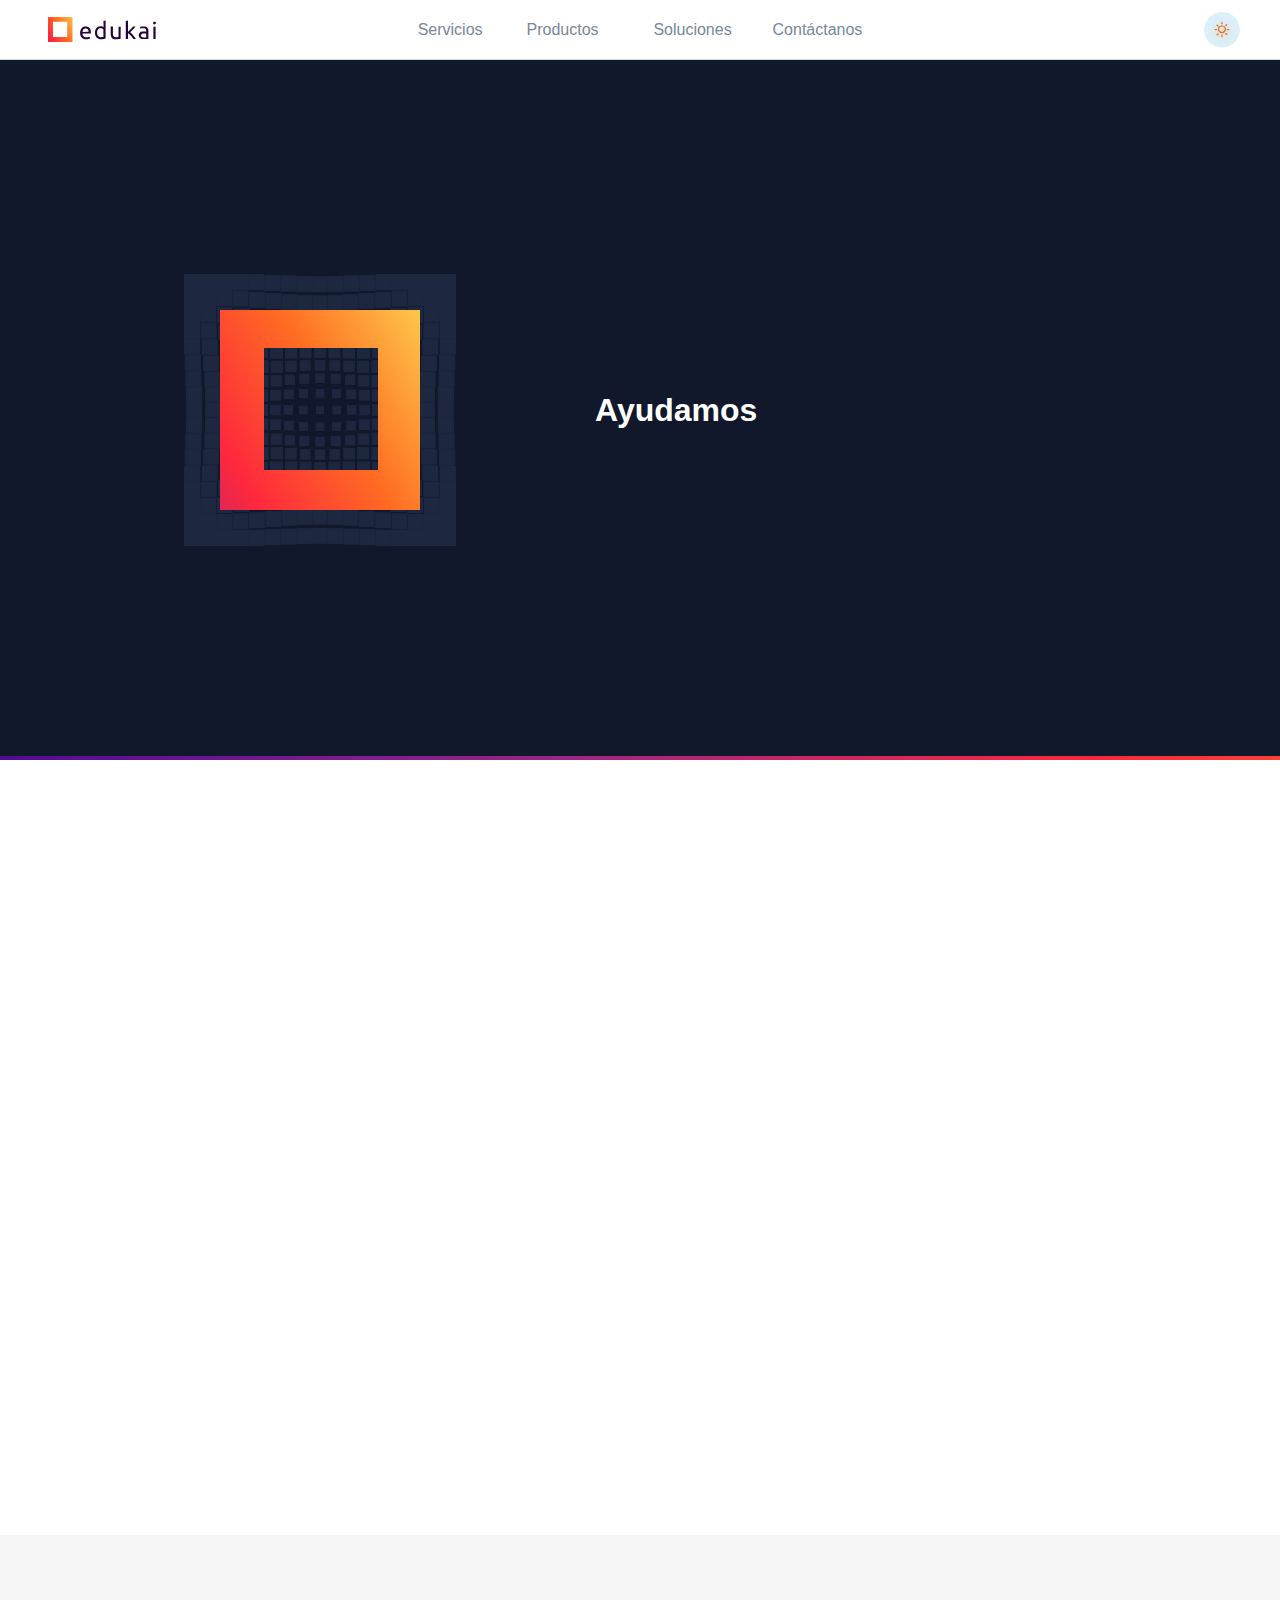
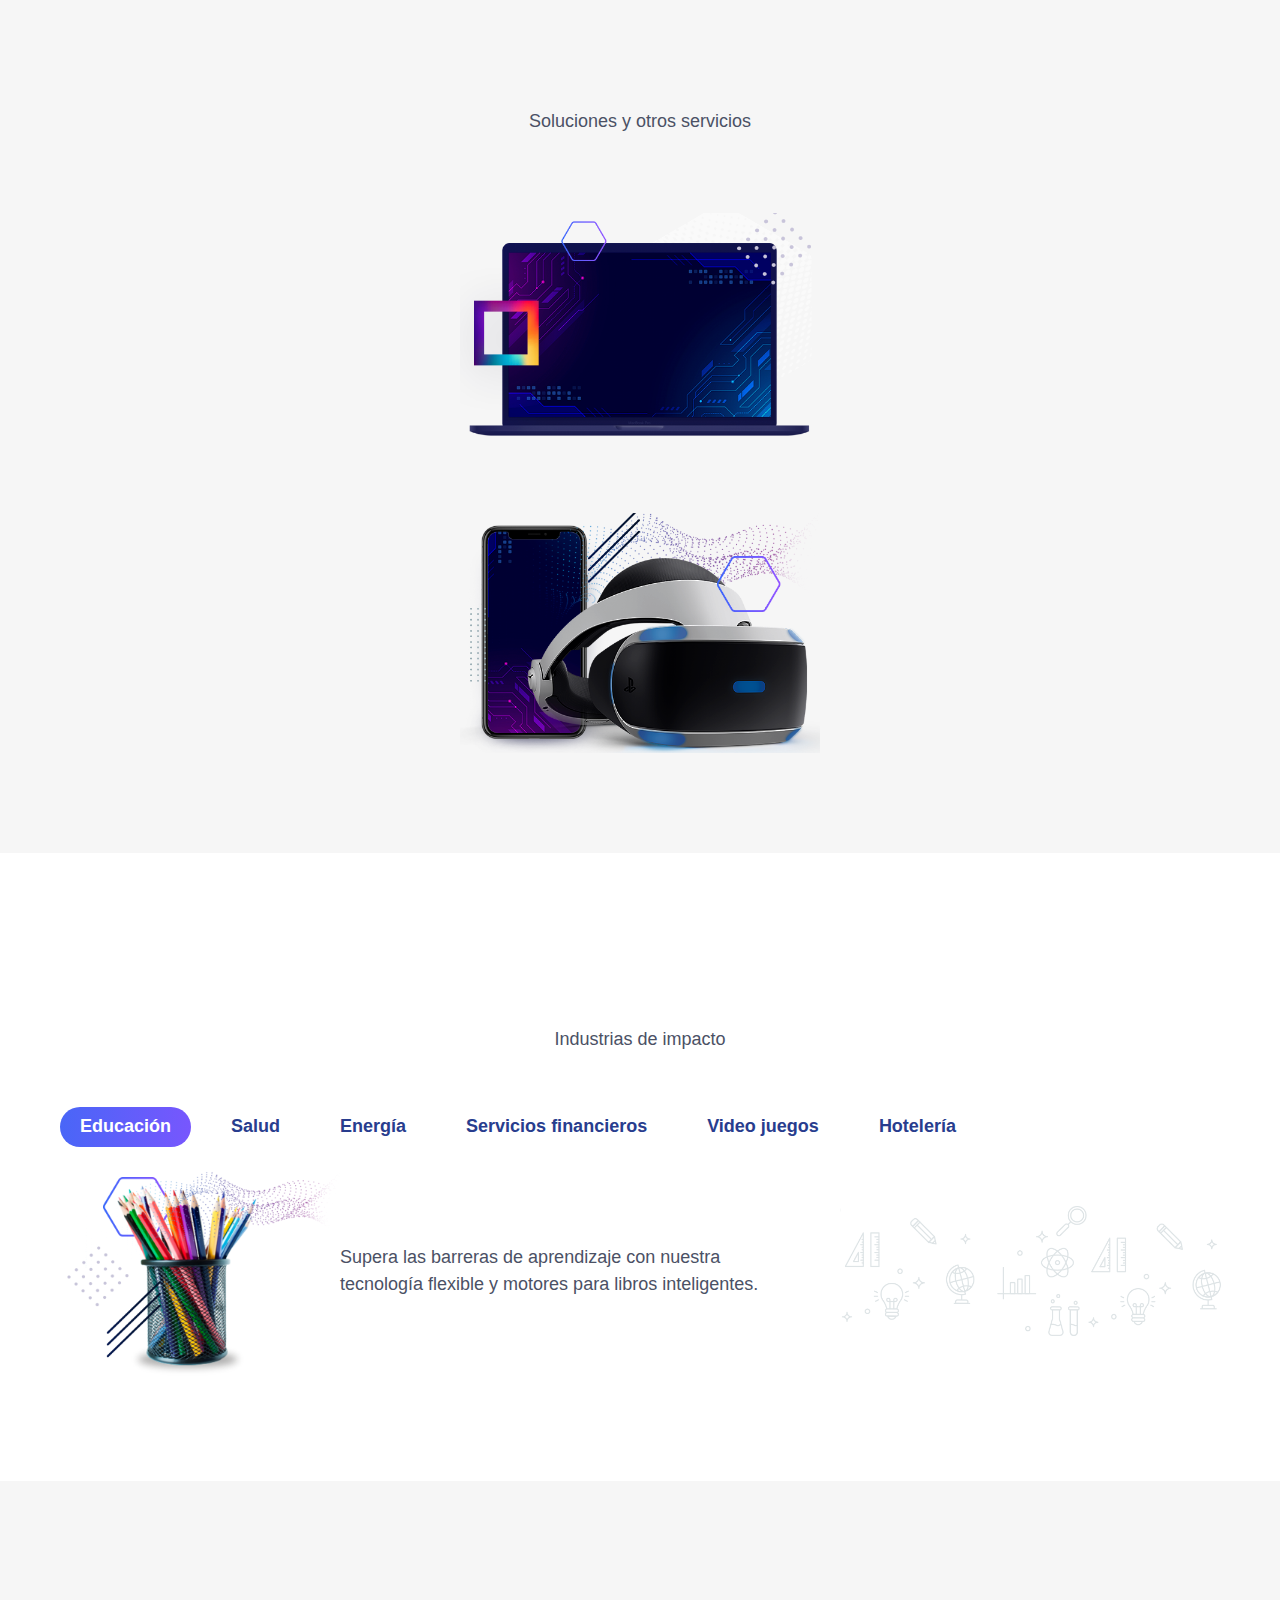
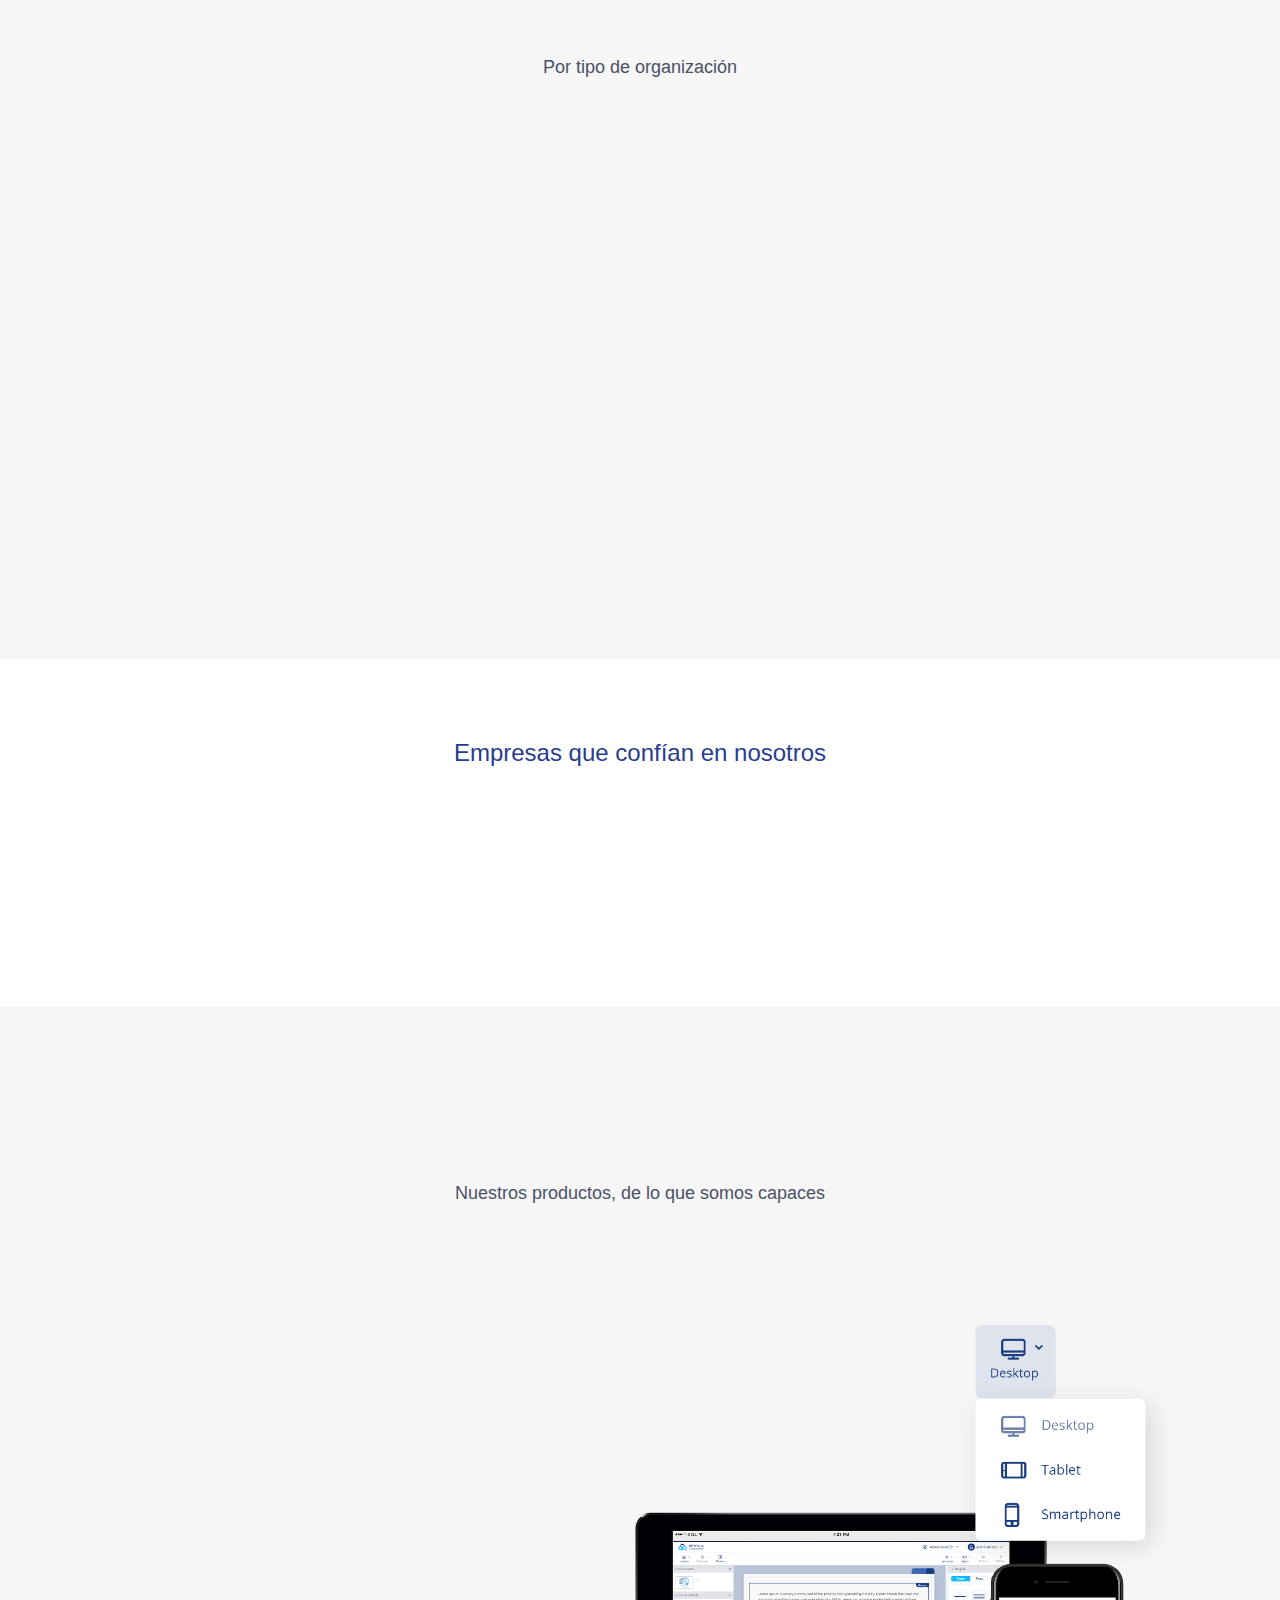
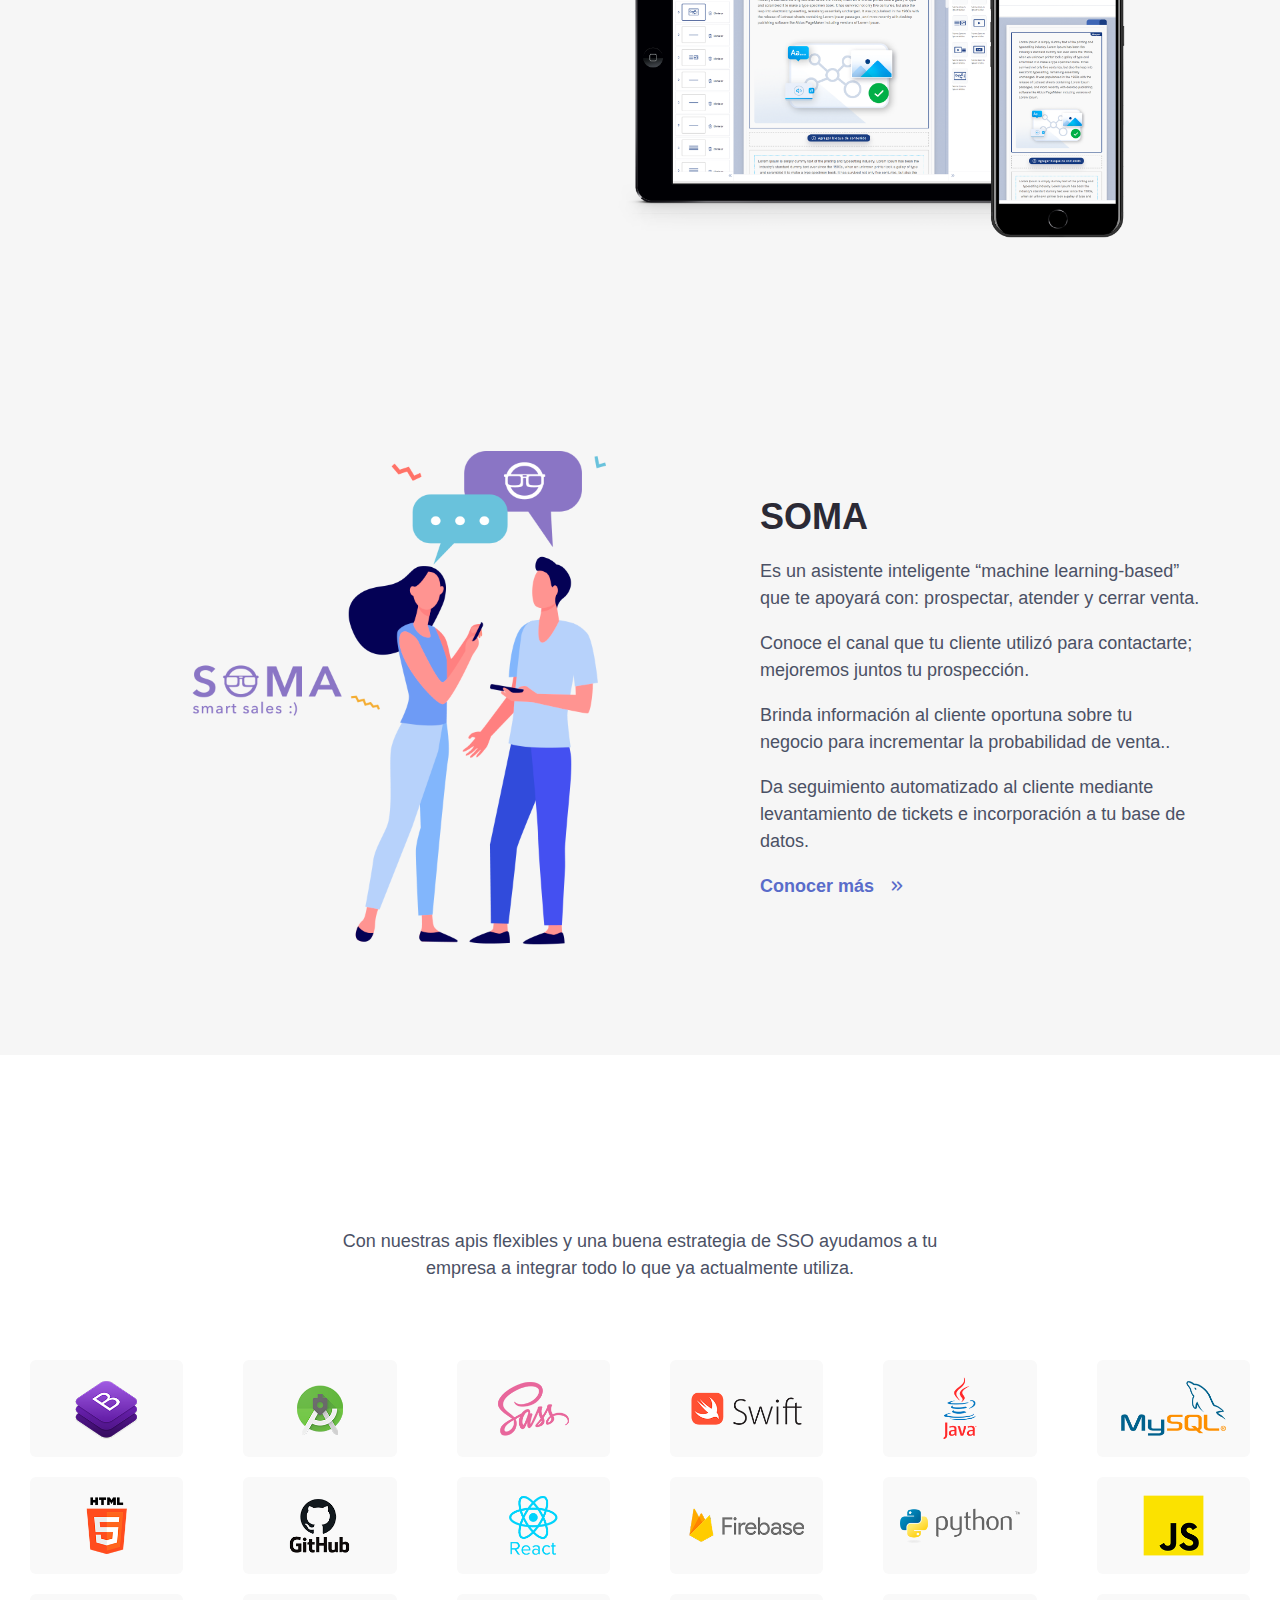
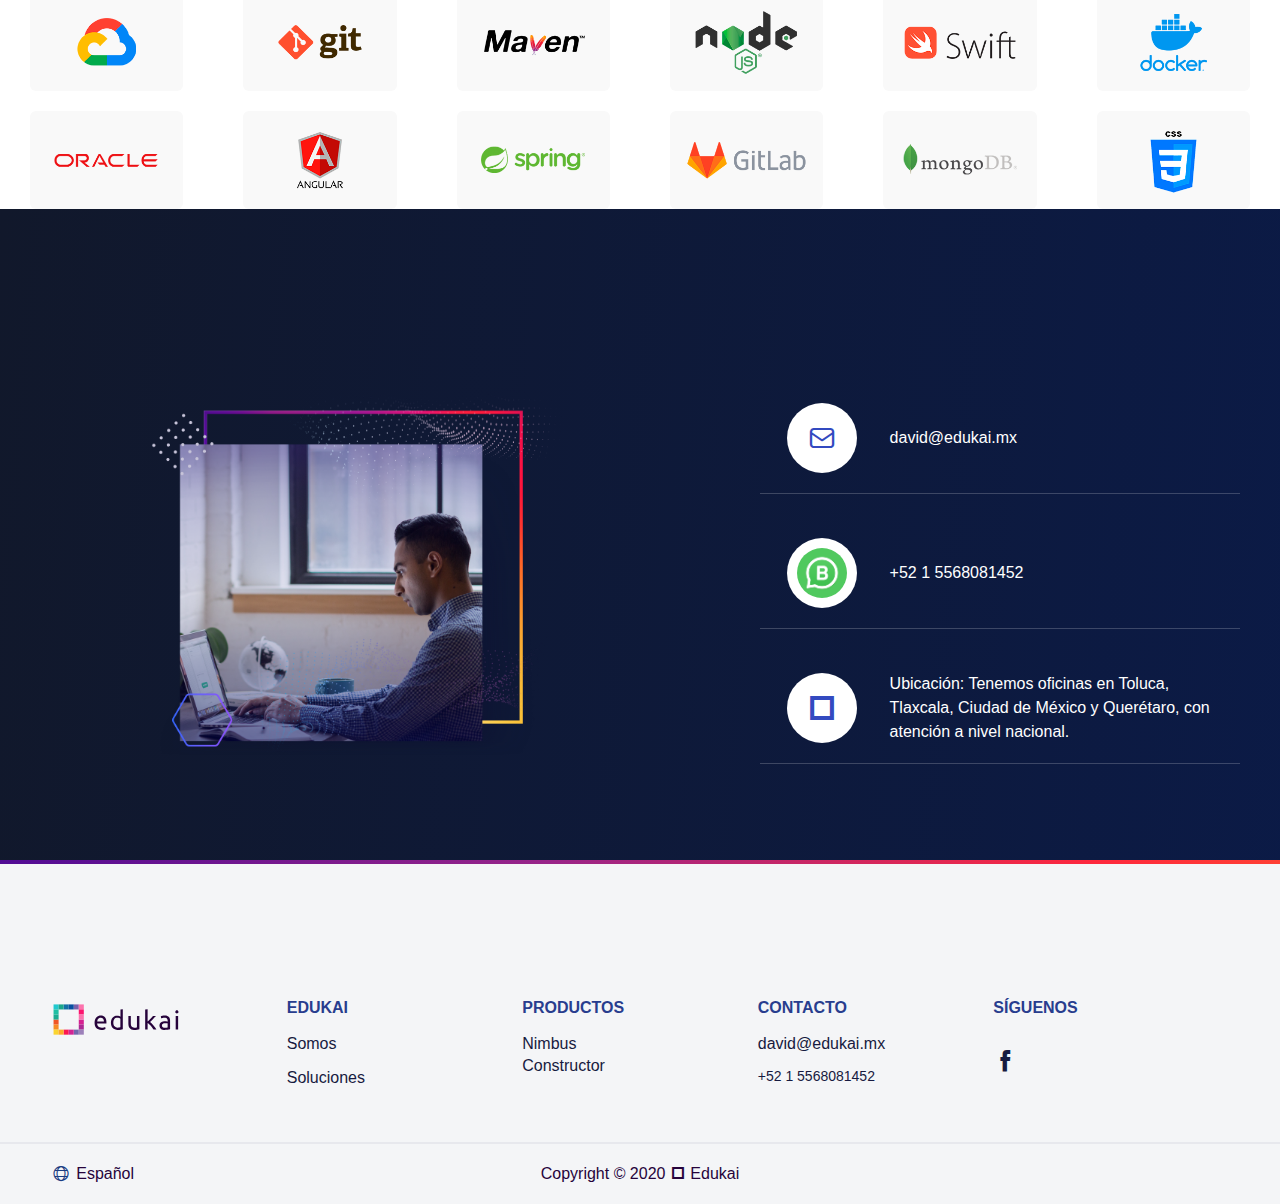
<file: index.html>
<!DOCTYPE html>
<html lang="en">
<head>
  <meta charset="UTF-8">
  <meta http-equiv="X-UA-Compatible" content="IE=edge">
  <meta name="description" content="Description for constructor">
  <meta name="viewport" content="width=device-width, initial-scale=1, shrink-to-fit=no">
  <title>Edukai</title>
  <link rel="shortcut icon" href="assets/img/favicon.ico">
  <link rel="stylesheet" href="assets/css/style.css">
</head>

<body id="body" class="body-light">

  <!-- Small menu -->
  <div class="background-menu"></div>
  <div class="small-menu">
    <div class="small-menu-header"><div class="smh-logo"></div></div>
    <div class="small-menu-content">
      <ul class="small-menu-ul">
        <li><a class="l1" href="#services">Servicios</a></li>
        <li><a class="l2" href="#products">Productos</a></li>
        <li><a class="l3" href="pymes.html">Soluciones PYMES</a></li>
        <li><a class="l4" href="pymes.html">Soluciones Corporativos</a></li>
        <li><a class="l5" href="pymes.html">Soluciones Startup</a></li>
        <li><a class="l6" href="#contact">Contáctanos</a></li>
      </ul>
    </div>
  </div>

  <!-- Navbar -->
  <div class="navbar navbar-light">
    <div class="row-navbar">
      <a href="index.html" class="logo-navbar">
        <div class="logo-nav">
          <div class="imagotype-navbar"></div>
        </div>
        <div class="type-nav">
          <svg xmlns="http://www.w3.org/2000/svg"x="0px" y="0px" id="test-nav"
          	 viewBox="0 0 76 40" xml:space="preserve">
          	<path class="type-svg" d="M8.6,21.7c0-1-0.2-1.8-0.8-2.4c-0.5-0.7-1.2-0.9-2.1-0.9c-0.5,0-0.9,0.1-1.3,0.3c-0.4,0.2-0.7,0.5-1,0.8
          		c-0.3,0.3-0.5,0.7-0.6,1.1s-0.2,0.8-0.3,1.3L8.6,21.7z M0.1,22.9c0-1.1,0.1-2,0.5-2.9c0.3-0.8,0.8-1.5,1.3-2
          		c0.5-0.5,1.1-0.9,1.8-1.2s1.4-0.4,2.1-0.4c1.6,0,2.9,0.5,3.8,1.5c0.9,1,1.3,2.6,1.3,4.7v0.4c0,0.1,0,0.3,0,0.4H2.4
          		c0.1,1.3,0.5,2.3,1.1,2.9c0.7,0.7,1.6,1,3.1,1c0.8,0,1.4,0,2-0.2C9,27,9.5,26.9,9.7,26.8l0.3,1.8c-0.3,0.1-0.8,0.3-1.4,0.5
          		c-0.7,0.1-1.4,0.2-2.3,0.2c-1.1,0-2-0.1-2.8-0.5c-0.8-0.3-1.4-0.8-1.9-1.3c-0.5-0.6-0.9-1.2-1.1-2C0.2,24.7,0.1,23.9,0.1,22.9"/>
          	<path class="type-svg" d="M23.4,19.3c-0.3-0.2-0.7-0.4-1.2-0.7c-0.5-0.2-1.1-0.3-1.6-0.3c-0.6,0-1.2,0.1-1.6,0.3
          		c-0.5,0.2-0.8,0.6-1.1,0.9c-0.3,0.4-0.5,0.9-0.6,1.4c-0.1,0.6-0.2,1.1-0.2,1.8c0,1.5,0.4,2.5,1.1,3.3c0.7,0.8,1.6,1.2,2.8,1.2
          		c0.6,0,1.1,0,1.5-0.1c0.4,0,0.7-0.1,0.9-0.2L23.4,19.3L23.4,19.3z M23.4,11l2.2-0.4v18c-0.5,0.1-1.2,0.3-1.9,0.4
          		c-0.8,0.1-1.7,0.2-2.7,0.2c-0.9,0-1.8-0.1-2.5-0.5c-0.8-0.3-1.4-0.7-1.9-1.3c-0.5-0.6-0.9-1.2-1.2-2c-0.3-0.8-0.4-1.7-0.4-2.7
          		c0-0.9,0.1-1.8,0.4-2.6c0.2-0.8,0.6-1.5,1.1-2c0.5-0.6,1-1,1.7-1.3s1.5-0.5,2.3-0.5c0.7,0,1.3,0.1,1.9,0.3c0.6,0.2,0.9,0.4,1.2,0.6
          		L23.4,11L23.4,11z"/>
          	<path class="type-svg" d="M40.6,28.7c-0.5,0.1-1.2,0.3-2,0.4c-0.8,0.1-1.8,0.2-2.9,0.2c-0.9,0-1.7-0.1-2.4-0.4c-0.7-0.3-1.2-0.7-1.5-1.2
          		c-0.4-0.5-0.7-1.1-0.8-1.8c-0.2-0.7-0.3-1.5-0.3-2.3v-7h2.2v6.4c0,1.5,0.2,2.6,0.7,3.2c0.5,0.7,1.3,1,2.4,1c0.2,0,0.5,0,0.8,0
          		c0.2,0,0.5,0,0.7,0c0.2,0,0.4,0,0.6-0.1c0.2,0,0.3,0,0.4-0.1V16.7h2.2L40.6,28.7L40.6,28.7z"/>
          	<path class="type-svg" d="M50.3,22.3c0.5,0.4,1,0.8,1.5,1.4c0.5,0.5,1,1.1,1.5,1.7s1,1.3,1.5,1.9c0.5,0.7,0.8,1.2,1.2,1.8h-2.6
          		c-0.3-0.6-0.7-1.1-1.1-1.7c-0.4-0.6-0.9-1.1-1.4-1.6c-0.5-0.5-0.9-1-1.5-1.5c-0.5-0.4-0.9-0.8-1.4-1.1V29h-2.2V11l2.2-0.4v11.2
          		c0.4-0.4,0.8-0.8,1.3-1.3c0.5-0.5,0.9-0.9,1.4-1.4c0.4-0.5,0.8-0.9,1.3-1.4c0.4-0.4,0.8-0.8,1-1.1h2.6c-0.4,0.4-0.8,0.8-1.2,1.3
          		c-0.4,0.5-0.8,0.9-1.3,1.4c-0.5,0.5-0.9,1-1.4,1.5C51.1,21.4,50.7,21.8,50.3,22.3"/>
          	<path class="type-svg" d="M63.8,27.5c0.5,0,1,0,1.4,0c0.4,0,0.8,0,1-0.1v-3.7c-0.1-0.1-0.4-0.1-0.8-0.2c-0.4,0-0.8-0.1-1.3-0.1
          		c-0.3,0-0.7,0-1,0.1c-0.4,0-0.7,0.1-1,0.3s-0.6,0.4-0.8,0.6c-0.2,0.3-0.3,0.6-0.3,1c0,0.8,0.2,1.3,0.8,1.6
          		C62.2,27.3,62.9,27.5,63.8,27.5 M63.6,16.4c0.9,0,1.6,0.1,2.3,0.3c0.6,0.2,1.1,0.6,1.5,1c0.4,0.4,0.7,0.9,0.8,1.5
          		c0.1,0.6,0.2,1.2,0.2,1.9v7.7c-0.2,0-0.5,0.1-0.8,0.1c-0.3,0-0.7,0.1-1.1,0.1c-0.4,0-0.9,0.1-1.4,0.1c-0.5,0-1,0-1.5,0
          		c-0.7,0-1.3-0.1-1.9-0.2c-0.6-0.1-1.1-0.4-1.5-0.7c-0.4-0.3-0.8-0.7-1-1.2c-0.2-0.5-0.4-1.1-0.4-1.8c0-0.7,0.1-1.3,0.4-1.7
          		c0.3-0.5,0.7-0.9,1.1-1.2c0.5-0.3,1-0.5,1.6-0.7c0.6-0.1,1.3-0.2,2-0.2c0.2,0,0.5,0,0.7,0c0.2,0,0.5,0,0.7,0.1
          		c0.2,0,0.4,0.1,0.6,0.1c0.1,0,0.3,0,0.3,0.1v-0.6c0-0.4,0-0.7-0.1-1.1c-0.1-0.4-0.2-0.7-0.4-0.9s-0.5-0.5-0.8-0.7
          		c-0.4-0.2-0.8-0.2-1.4-0.2c-0.7,0-1.4,0-1.9,0.1c-0.6,0.1-0.9,0.2-1.2,0.3L60,17c0.3-0.1,0.8-0.2,1.4-0.4
          		C62.1,16.5,62.8,16.4,63.6,16.4"/>
          	<path class="type-svg" d="M75.6,29.1h-2.2V16.7h2.2V29.1z M74.5,14.5c-0.4,0-0.8-0.1-1-0.4c-0.3-0.3-0.4-0.6-0.4-1c0-0.4,0.1-0.8,0.4-1
          		c0.3-0.3,0.6-0.4,1-0.4c0.4,0,0.8,0.1,1,0.4c0.3,0.3,0.4,0.6,0.4,1c0,0.4-0.1,0.8-0.4,1C75.2,14.4,74.8,14.5,74.5,14.5"/>
          </svg>

        </div>
      </a>

      <!-- Menu List -->
      <a class="menuElement aScroll" href="#services">Servicios</a>
      <ul class="mList">
        <li class="menuList">
            <h2 class="menu-title">Productos</h2>
            <ul class="menuL-dropdown">
              <li><a href="constructor.html">Nimbus</a></li>
              <li><a href="soma.html">SOMA</a></li>
            </ul>
        </li>
      </ul>
      <ul class="mList">
        <li class="menuList">
            <h2 class="menu-title">Soluciones</h2>
            <ul class="menuL-dropdown">
              <li><a href="startup.html">Startup</a></li>
              <li><a href="pymes.html">PYMES</a></li>
              <li><a href="corporativos.html">Corporativos</a></li>
            </ul>
        </li>
      </ul>
      <a class="menuElement aScroll" href="#contact">Contáctanos</a>
      <!-- End Menu List -->

      <div class="switch-mode light-mode">
        <div class="icon ni-light" id="icon-light"></div>
        <div class="icon ni-dark" id="icon-dark"></div>
      </div>

      <!-- Responsive Links -->
      <div class="burguer-navbar burguer-close">
        <div class="icon ni-burguer"></div>
      </div>
    </div>
  </div>
  <!-- Mainheader -->
  <!-- Header -->
  <div class="header lax" data-lax-preset="" data-lax-anchor="#te">
    <div id="te"></div>
    <div class="header-img">
      <!-- Animated -->
      <div class="stagger-visualizer"></div>

      <div class="logo-header lax" data-lax-preset="blurInOut">
        <div class="imagotype-header"></div>
      </div>
      <div class="logo-header-small">
        <div class="imagotype-header"></div>
      </div>

    </div>
    <!-- AutoTyping -->
    <div class="header-text lax" data-lax-preset="fadeInOut">
      <!-- <div class="type-js headline">
        <h3 class="text-js">
          Ayudamos a dar vida a tus grandes ideas de negocio mediante software inteligente, apis flexibles y análisis de datos que te ayuden a tomar mejores decisiones.
        </h3>
      </div> -->
      <noscript>
      <h2>Ayudamos a dar vida a tus grandes ideas de negocio mediante software inteligente, apis flexibles y análisis de datos que te ayuden a tomar mejores decisiones.</h2>
      </noscript>
    <h2 id="typed"></h2>
    </div>
    <div class="line-header"></div>
  </div>


<div class="post__article" id="lineHeader">

  <div class="block-text-image mt-80">
    <div class="row-block-text-image">
      <div class="block-ti-text lax" data-lax-translate-x="300 0, 500 -100" data-lax-opacity="300 1, 500 0" data-lax-anchor="self">
        <h3 class="ti-title">¿Por qué nacemos?</h3>
        <h4>Problema:</h4>
        <p>La inteligencia de negocio está entrando a una nueva era en donde los motores de aprendizaje automático y la robótica cambiarán todas las industrias. </p>
        <p>La competitividad y permanencia de las organizaciones se definirá bruscamente en los próximos 10 años. </p>
        <br>
        <h4>Solución:</h4>
        <p>En Edukai creemos que proyectos como el tuyo mueven la economía de nuestro país, permítenos apoyarte con la infraestructura necesaria para garantizar su competitividad.</p>
      </div>
      <div class="block-ti-image">
        <img class="lax" data-lax-translate-x="300 0, 500 -80" data-lax-opacity="300 1, 500 0" data-lax-anchor="self" src="assets/img/weare1.png" alt="">
        <img class="lax weAre2" data-lax-translate-x="300 0, 500 100" data-lax-opacity="300 1, 500 0" data-lax-anchor="self" src="assets/img/weare22.png" alt="">
        <img class="lax weAre2" data-lax-translate-x="300 0, 500 -100" data-lax-opacity="300 1, 500 0" data-lax-anchor="self" src="assets/img/weare3.png" alt="">
      </div>
    </div>
  </div>

  <!-- Our services -->
  <h2 class="hide-title" id="services">Servicios</h2>
  <div class="row-newStackInfo sectionBg">
    <h3 class="scroll-fade-in-up">Nuestra tecnología</h3>
    <p>Soluciones y otros servicios</p>
  </div>
  <div class="row-services sectionBg">
    <div class="col-services">

      <div class="section-serv">
        <div class="col-serv1 lax" data-lax-translate-x="300 0, 500 -100" data-lax-opacity="300 1, 500 0" data-lax-anchor="self">
          <h3>Bussines Inteligence</h3>
          <p>Machine learning ERP, CRM, Sistema de pagos.</p>
        </div>
        <div class="col-serv2"><div class="img-serv lax" data-lax-preset="lazy"></div></div>
        <div class="col-serv3 lax" data-lax-translate-x="300 0, 500 100" data-lax-opacity="300 1, 500 0" data-lax-anchor="self">
          <h3>Desarrollo web</h3>
          <p>Infraestructura de calidad con UI y UX.</p>
        </div>
      </div>

      <div class="row-services-imgHide">
        <img src="assets/img/weareMac1.png" alt="">
      </div>


      <div class="section-serv">
        <div class="col-serv1 lax" data-lax-translate-x="300 0, 500 -100" data-lax-opacity="300 1, 500 0" data-lax-anchor="self">
          <h3>Mobile APPS</h3>
          <p>Da vida a tus ideas con nuestro equipo certificado. Olvídate de la infraestructura.</p>
        </div>
        <div class="col-serv2"><div class="img-serv lax" data-lax-translate-y="(vh*0.2) -100, (vh*0.5) 0" data-lax-anchor="self"></div></div>
        <div class="col-serv3 lax" data-lax-translate-x="300 0, 500 100" data-lax-opacity="300 1, 500 0" data-lax-anchor="self">
          <h3>VR y AR</h3>
          <p>Desarrollo de soluciones con realidad virtual y realidad aumentada.</p>
        </div>
      </div>

      <div class="row-services-imgHide">
        <img src="assets/img/weareMac2.png" alt="">
      </div>

    </div>
  </div>

  <!-- Other services -->
  <div id="industry" class="row-newStackInfo">
    <h3 class="scroll-fade-in-up">Soluciones por industria</h3>
    <p>Industrias de impacto</p>
  </div>
  <div class="container-insdustry">
    <div class="tab">
  		<ul class="tab_menu clearfix">
  			<li class="tab_menu_item"><a href="#" data-id="about" class="tab_menu_item_link is-active">Educación</a></li>
  			<li class="tab_menu_item"><a href="#" data-id="works" class="tab_menu_item_link">Salud</a></li>
  			<li class="tab_menu_item"><a href="#" data-id="energy" class="tab_menu_item_link">Energía</a></li>
        <li class="tab_menu_item"><a href="#" data-id="sserv" class="tab_menu_item_link">Servicios financieros</a></li>
        <li class="tab_menu_item"><a href="#" data-id="svideo" class="tab_menu_item_link">Video juegos</a></li>
        <li class="tab_menu_item"><a href="#" data-id="shotel" class="tab_menu_item_link">Hotelería</a></li>
  		</ul>
  		<div class="tab_container">
  					<div class="tab_content is-active" id="about">
              <div class="img-tab"><img src="assets/img/s1.png" alt=""></div>
              <div class="text-tab">
                <p>Supera las barreras de aprendizaje con nuestra tecnología flexible y motores para libros inteligentes.</p>
              </div>
  					</div>
  					<div class="tab_content" id="works">
              <div class="img-tab"><img src="assets/img/s2.png" alt=""></div>
              <div class="text-tab">
                <p>Mejora el cuidado de los pacientes y las operaciones con data de tu servicio.</p>
              </div>
  					</div>
  					<div class="tab_content" id="energy">
              <div class="img-tab"><img src="assets/img/s3.png" alt=""></div>
              <div class="text-tab">
                <p>Brinda al sector público y privado data relevante de hábitos de consumo y sé más competitivo.</p>
              </div>
  					</div>
            <div class="tab_content" id="sserv">
              <div class="img-tab"><img src="assets/img/s4.png" alt=""></div>
              <div class="text-tab">
                <p>Soluciones seguras híbridas para asegurarte de que tu empresa cumpla con la normativa y se mantenga competitiva en el mercado.</p>
              </div>
  					</div>
            <div class="tab_content" id="svideo">
              <div class="img-tab"><img src="assets/img/s5.png" alt=""></div>
              <div class="text-tab">
                <p>Utiliza nuestros módulos de VR y AR para dar más vida a tus creaciones</p>
              </div>
  					</div>
            <div class="tab_content" id="shotel">
              <div class="img-tab"><img src="assets/img/s6.png" alt=""></div>
              <div class="text-tab">
                <p>Mejore la experiencia de los huéspedes y la eficiencia operativa, con data, sistemas de pago y movilidad.</p>
              </div>
  					</div>
  		</div>
  	</div>
  </div>

  <!-- Solution org -->
  <div class="row-newStackInfo sectionBg" id="solutions">
    <h3 class="scroll-fade-in-up">Solución</h3>
    <p>Por tipo de organización</p>
  </div>
  <div class="row-solutionO sectionBg">
    <div class="col-solutionO">
      <!-- Startup -->
      <div class="element-sO scroll-fade-in-up">
        <div class="row-elementSO">
          <h3>STARTUP</h3>
          <p>Podemos armar tu modelo de startup desde el inicio o ayudarte en el flujo para validar tu idea en mercado. Tenemos a todo un equipo de desarrollo para hacer realidad tu sueño.
            Edukai empodera tus grandes ideas.</p>
          <a href="startup.html">Conocer más <div class="icon ni-arrow-right"></div></a>
          <div class="imgSO iSO3"></div>
        </div>
      </div>
      <!-- PYMES -->
      <div class="element-sO scroll-fade-in-up">
        <div class="row-elementSO">
          <h3>PYMES</h3>
          <p>Cómo Edukai puede empoderar tu proyecto pequeño mediano
             o grande. Empoderando a tu organización con nuestros procesos y tecnología.</p>
          <a href="pymes.html">Conocer más <div class="icon ni-arrow-right"></div></a>
          <div class="imgSO iSO1"></div>
        </div>
      </div>
      <!-- Corpotativos -->
      <div class="element-sO scroll-fade-in-up e-sO-neagtive">
        <div class="row-elementSO">
          <h3>CORPORATIVOS</h3>
          <p>Cómo Edukai ayuda a los corporativos a optimizar soluciones de Big Data, Machine Learning e inteligencia en el negocio.
            Usa a tu favor la inteligencia artificial.</p>
          <a href="corporativos.html">Conocer más <div class="icon ni-arrow-right"></div></a>
          <div class="imgSO iSO2"></div>
        </div>
      </div>

    </div>
  </div>


<!-- Clients -->
<div class="row-title-single mt-60">
  <h3>Empresas que confían en nosotros</h3>
</div>
<!-- <div class="block-clients lax" data-lax-translate-Y="300 0, 500 40" data-lax-opacity="300 1, 500 0" data-lax-anchor="self"> -->
<div class="block-clients">
  <div class="row-clients">
    <a href="https://www.grupoeducare.com/web/" target="_blank" class="brand brand-1 scroll-fade-in-up"></a>
    <a href="http://nimbusged.com/" target="_blank" class="brand brand-2 scroll-fade-in-up"></a>
    <a href="https://www.grupoeducare.com/web/todo/todo.html" target="_blank" class="brand brand-3 scroll-fade-in-up"></a>
    <a href="https://www.colegiobanting.edu.mx/" target="_blank" class="brand brand-4 scroll-fade-in-up"></a>
    <a href="https://www.colegio-brighton.edu.mx/" target="_blank" class="brand brand-5 scroll-fade-in-up"></a>
  </div>
</div>


  <h2 class="hide-title" id="products">Productos</h2>
  <div class="row-newStackInfo sectionBg">
    <h3 class="scroll-fade-in-up">Casos de éxito</h3>
    <p>Nuestros productos, de lo que somos capaces</p>
  </div>
  <div class="block-text-image sectionBg">
    <div class="row-block-text-image">
      <div class="block-ti-text lax" data-lax-translate-x="300 0, 500 -100" data-lax-opacity="300 1, 500 0" data-lax-anchor="self">
        <h3>Nimbus <br> Constructor</h3>
        <p id="products">Nimbus Constructor es una plataforma online parte del ecosistema Nimbus.</p>
        <p>Con esta herramienta puedes construir contenido digital visible para todos los dispositivos, mediante la integración de unidades mínimas para posteriormente agruparlas y secuenciarlas. </p>
        <p>Puedes integrar elementos multimedia como imágenes, videos, audios, documentos pdf así como incluir actividades integractivas.</p>
        <a href="constructor.html">Conocer más <div class="icon ni-arrow-right"></div></a>
      </div>
      <div class="block-ti-image">
        <!-- <video loop muted autoplay playsinline>
          <source src="assets/img/video.mp4" type="video/mp4">
        </video> -->
        <img src="assets/img/nimbus_img1.png" alt="">
        <div class="edukai-square lax" data-lax-translate-x="300 0, 500 -100" data-lax-opacity="300 1, 500 0" data-lax-anchor="#products"></div>
      </div>
    </div>
  </div>

  <div class="block-text-image sectionBg">
    <div class="row-block-text-image">
      <div class="block-ti-image">
        <img src="assets/img/soma_home.png" alt="">
      </div>
      <div class="block-ti-text">
        <h3>SOMA</h3>
        <p id="products">Es un asistente inteligente “machine learning-based” que te apoyará con: prospectar, atender y cerrar venta.</p>
        <p>Conoce el canal que tu cliente utilizó para contactarte; mejoremos juntos tu prospección.</p>
        <p>Brinda información al cliente oportuna sobre tu negocio para incrementar la probabilidad de venta..</p>
        <p>Da seguimiento automatizado al cliente mediante levantamiento de tickets e incorporación a tu base de datos.</p>
        <a href="soma.html">Conocer más <div class="icon ni-arrow-right"></div></a>
      </div>
    </div>
  </div>

  <!-- Stack -->
  <div class="row-newStackInfo">
    <h3 class="scroll-fade-in-up">Stack tecnológico</h3>
    <p>Con nuestras apis flexibles y una buena estrategia de SSO ayudamos a tu empresa a integrar todo lo que ya actualmente utiliza.</p>
  </div>

  <div class="row-newStack">
    <div class="col-stack lax" data-lax-preset="eager">
      <img src="assets/img/stack1.png" alt="">
      <img src="assets/img/stack2.png" alt="">
      <img src="assets/img/stack3.png" alt="">
      <img src="assets/img/stack22.png" alt="">
    </div>
    <div class="col-stack">
      <img src="assets/img/stack5.png" alt="">
      <img src="assets/img/stack6.png" alt="">
      <img src="assets/img/stack7.png" alt="">
      <img src="assets/img/stack8.png" alt="">
    </div>
    <div class="col-stack lax" data-lax-preset="eager">
      <img src="assets/img/stack9.png" alt="">
      <img src="assets/img/stack10.png" alt="">
      <img src="assets/img/stack11.png" alt="">
      <img src="assets/img/stack21.png" alt="">
    </div>
    <div class="col-stack">
      <img src="assets/img/stack13.png" alt="">
      <img src="assets/img/stack14.png" alt="">
      <img src="assets/img/stack15.png" alt="">
      <img src="assets/img/stack16.png" alt="">
    </div>
    <div class="col-stack lax" data-lax-preset="eager">
      <img src="assets/img/stack4.png" alt="">
      <img src="assets/img/stack12.png" alt="">
      <img src="assets/img/stack13.png" alt="">
      <img src="assets/img/stack23.png" alt="">
    </div>
    <div class="col-stack">
      <img src="assets/img/stack17.png" alt="">
      <img src="assets/img/stack18.png" alt="">
      <img src="assets/img/stack19.png" alt="">
      <img src="assets/img/stack20.png" alt="">
    </div>
  </div>


  <!-- Contact -->
  <div class="contact">
    <div class="row-title" id="aboutus">
      <h2 id="contact" class="scroll-fade-in-up">Contáctanos</h2>
    </div>
    <div class="row-contact">
      <div class="rc-col1">
        <img src="assets/img/square.png" alt="">
      </div>
      <div class="rc-col2">
        <!-- Contact 1 -->
        <div class="contact-element">
          <div class="ce-icon">
            <div class="cci-circle">
              <i class="icon ni-message"></i>
            </div>
          </div>
          <div class="ce-text">
            <p>david@edukai.mx</p>
          </div>
        </div>
        <!-- Contact 2 -->
        <div class="contact-element">
          <div class="ce-icon">
            <div class="cci-circle-whats"><span></span></div>
          </div>
          <div class="ce-text">
            <p>+52 1 5568081452</p>
          </div>
        </div>
        <!-- Contact 3 -->
        <div class="contact-element">
          <div class="ce-icon">
            <div class="cci-circle">
              <i class="icon ni-edukai"></i>
            </div>
          </div>
          <div class="ce-text">
            <p>Ubicación: Tenemos oficinas en Toluca, Tlaxcala, Ciudad de México y Querétaro, con atención a nivel nacional.</p>
          </div>
        </div>

      </div>
    </div>
  </div>

</div>

<!-- Back to top -->
<a href="#" id="back-to-top">Back to top <div class="icon ni-arrowup"></div></a>
<!-- <p class="subnav"><a href="#products">p1</a> <a href="#p2">p2</a> <a href="#p3">p3</a> <a href="#p4">p4</a></p> -->

  <!-- Footer -->
  <div class="footer footer-light">
    <div class="line-footer-gradient"></div>
    <div class="row-footer">

      <div class="footer-logo-small">
        <div class="logo-footer-small"></div>
      </div>

      <div class="row-columns">
        <div class="col-footer-logo">
          <div class="logo-footer"></div>
        </div>
        <div class="col-footer">
          <div class="cf-1">
            <h4>Edukai</h4>
            <a class="aScroll" href="#services">Somos</a>
            <a class="aScroll" href="#industry">Soluciones</a>
          </div>
          <div class="cf-2">
            <h4>Productos</h4>
            <a href="constructor.html">Nimbus Constructor</a>
          </div>
        </div>
        <div class="col-footer">
          <div class="cf-1 false-a">
            <h4>Contacto</h4>
            <a href="#">david@edukai.mx</a>
            <a class="b-number" href="#">+52 1 5568081452</a>
          </div>
          <div class="cf-2">
            <h4>Síguenos</h4>
            <div class="social-row">
              <a href="https://www.facebook.com/EdukaiMx/"target="_blank" class="icon ni-facebook"></a>
              <!-- <a class="icon ni-instagram"></a> -->
            </div>
          </div>
        </div>

      </div>
    </div>
    <div class="line-divider-footer"></div>

    <div class="line-footer">
      <p>Copyright © 2020 <i class="icon ni-edukai"></i> Edukai </p>
      <div class="button-lenguage">
        <i class="icon ni-traducer"></i>
        <p>Español</p>
      </div>
    </div>
  </div>
  <!-- End Footer -->

  <!-- Import Js -->
  <script src="https://code.jquery.com/jquery-3.5.1.min.js"></script>
  <script src="assets/js/jquery.smooth-scroll.js"></script>
  <!-- Autotype -->
  <script src="assets/js/typed.1.1.4.min.js"></script>
  <!-- Scroll Effect Lax -->
  <script src="assets/js/lax.js"></script>
  <script src="assets/js/runLax.js"></script>
  <!-- ScrolMagic -->
  <script src="assets/js/ScrollMagic.2.0.7.min.js"></script>
  <script src="assets/js/runScrollM.js"></script>
  <!-- Header animated -->
  <script src="assets/js/anime.3.1.0.min.js"></script>
  <script src="assets/js/scriptheader.js"></script>
  <!-- Local script -->
  <script src="assets/js/functionsJavascript.js"></script>
  <script src="assets/js/functionsJquery.js"></script>

</body>
</html>
</file>
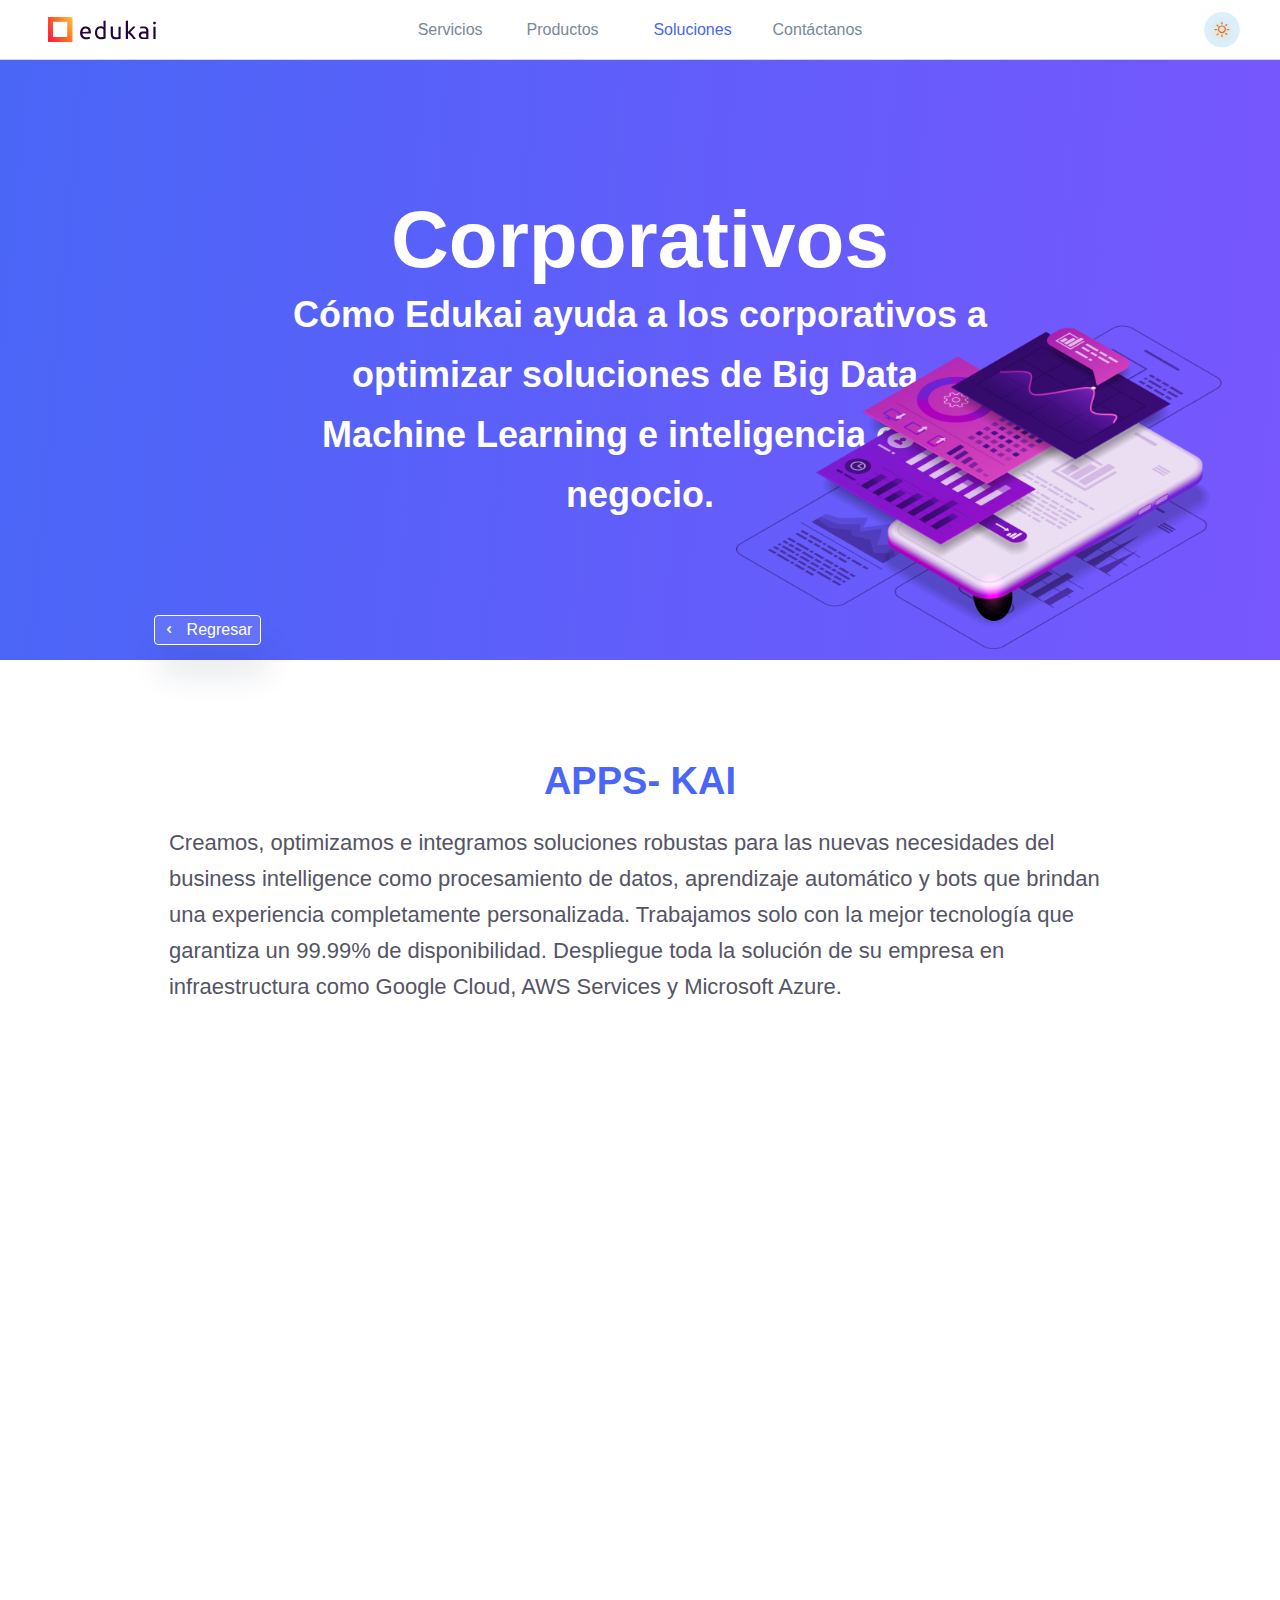
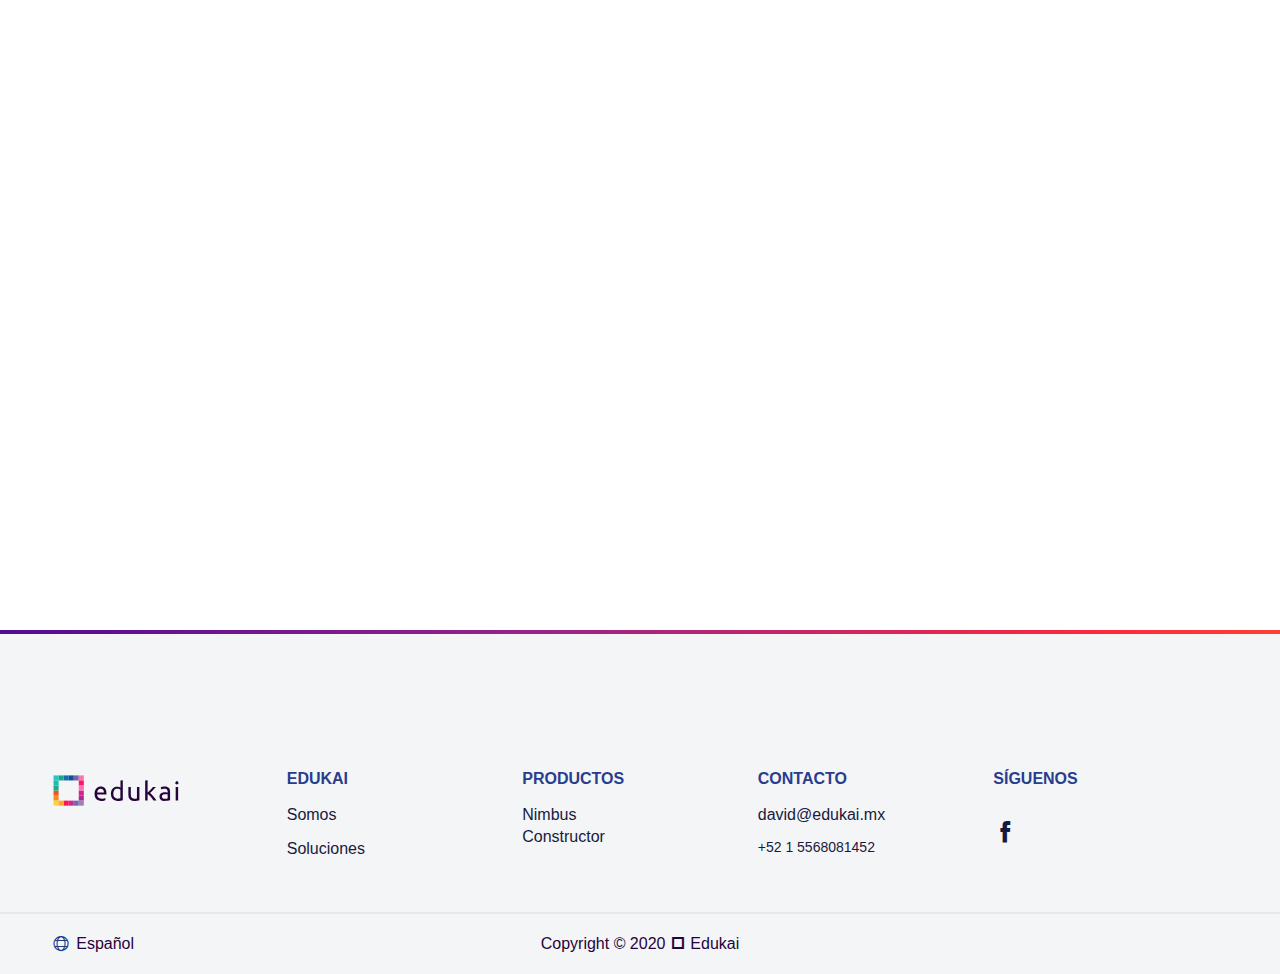
<file: corporativos.html>
<!DOCTYPE html>
<html lang="en">
<head>
  <meta charset="UTF-8">
  <meta http-equiv="X-UA-Compatible" content="IE=edge">
  <meta name="description" content="Description for constructor">
  <meta name="viewport" content="width=device-width, initial-scale=1, shrink-to-fit=no">
  <title>Edukai / Soluciones Corporativos</title>
  <link rel="shortcut icon" href="assets/img/favicon.ico">
  <link rel="stylesheet" href="assets/css/style.css">
</head>

<body id="body" class="body-light">

  <!-- Small menu -->
  <div class="background-menu"></div>
  <div class="small-menu">
    <div class="small-menu-header"><div class="smh-logo"></div></div>
    <div class="small-menu-content">
      <ul class="small-menu-ul">
        <li><a class="l1" href="index.html#services">Servicios</a></li>
        <li><a class="l2" href="index.html#products">Productos</a></li>
        <li><a class="l3" href="pymes.html">Soluciones PYMES</a></li>
        <li><a class="l4" href="pymes.html">Soluciones Corporativos</a></li>
        <li><a class="l5" href="pymes.html">Soluciones Startup</a></li>
        <li><a class="l6" href="index.html#contact">Contáctanos</a></li>
      </ul>
    </div>
  </div>

  <!-- Navbar -->
  <div class="navbar navbar-light">
    <div class="row-navbar">
      <a href="index.html" class="logo-navbar">
        <div class="logo-nav">
          <div class="imagotype-navbar"></div>
        </div>
        <div class="type-nav">
          <svg xmlns="http://www.w3.org/2000/svg"x="0px" y="0px" id="test-nav"
          	 viewBox="0 0 76 40" xml:space="preserve">
          	<path class="type-svg" d="M8.6,21.7c0-1-0.2-1.8-0.8-2.4c-0.5-0.7-1.2-0.9-2.1-0.9c-0.5,0-0.9,0.1-1.3,0.3c-0.4,0.2-0.7,0.5-1,0.8
          		c-0.3,0.3-0.5,0.7-0.6,1.1s-0.2,0.8-0.3,1.3L8.6,21.7z M0.1,22.9c0-1.1,0.1-2,0.5-2.9c0.3-0.8,0.8-1.5,1.3-2
          		c0.5-0.5,1.1-0.9,1.8-1.2s1.4-0.4,2.1-0.4c1.6,0,2.9,0.5,3.8,1.5c0.9,1,1.3,2.6,1.3,4.7v0.4c0,0.1,0,0.3,0,0.4H2.4
          		c0.1,1.3,0.5,2.3,1.1,2.9c0.7,0.7,1.6,1,3.1,1c0.8,0,1.4,0,2-0.2C9,27,9.5,26.9,9.7,26.8l0.3,1.8c-0.3,0.1-0.8,0.3-1.4,0.5
          		c-0.7,0.1-1.4,0.2-2.3,0.2c-1.1,0-2-0.1-2.8-0.5c-0.8-0.3-1.4-0.8-1.9-1.3c-0.5-0.6-0.9-1.2-1.1-2C0.2,24.7,0.1,23.9,0.1,22.9"/>
          	<path class="type-svg" d="M23.4,19.3c-0.3-0.2-0.7-0.4-1.2-0.7c-0.5-0.2-1.1-0.3-1.6-0.3c-0.6,0-1.2,0.1-1.6,0.3
          		c-0.5,0.2-0.8,0.6-1.1,0.9c-0.3,0.4-0.5,0.9-0.6,1.4c-0.1,0.6-0.2,1.1-0.2,1.8c0,1.5,0.4,2.5,1.1,3.3c0.7,0.8,1.6,1.2,2.8,1.2
          		c0.6,0,1.1,0,1.5-0.1c0.4,0,0.7-0.1,0.9-0.2L23.4,19.3L23.4,19.3z M23.4,11l2.2-0.4v18c-0.5,0.1-1.2,0.3-1.9,0.4
          		c-0.8,0.1-1.7,0.2-2.7,0.2c-0.9,0-1.8-0.1-2.5-0.5c-0.8-0.3-1.4-0.7-1.9-1.3c-0.5-0.6-0.9-1.2-1.2-2c-0.3-0.8-0.4-1.7-0.4-2.7
          		c0-0.9,0.1-1.8,0.4-2.6c0.2-0.8,0.6-1.5,1.1-2c0.5-0.6,1-1,1.7-1.3s1.5-0.5,2.3-0.5c0.7,0,1.3,0.1,1.9,0.3c0.6,0.2,0.9,0.4,1.2,0.6
          		L23.4,11L23.4,11z"/>
          	<path class="type-svg" d="M40.6,28.7c-0.5,0.1-1.2,0.3-2,0.4c-0.8,0.1-1.8,0.2-2.9,0.2c-0.9,0-1.7-0.1-2.4-0.4c-0.7-0.3-1.2-0.7-1.5-1.2
          		c-0.4-0.5-0.7-1.1-0.8-1.8c-0.2-0.7-0.3-1.5-0.3-2.3v-7h2.2v6.4c0,1.5,0.2,2.6,0.7,3.2c0.5,0.7,1.3,1,2.4,1c0.2,0,0.5,0,0.8,0
          		c0.2,0,0.5,0,0.7,0c0.2,0,0.4,0,0.6-0.1c0.2,0,0.3,0,0.4-0.1V16.7h2.2L40.6,28.7L40.6,28.7z"/>
          	<path class="type-svg" d="M50.3,22.3c0.5,0.4,1,0.8,1.5,1.4c0.5,0.5,1,1.1,1.5,1.7s1,1.3,1.5,1.9c0.5,0.7,0.8,1.2,1.2,1.8h-2.6
          		c-0.3-0.6-0.7-1.1-1.1-1.7c-0.4-0.6-0.9-1.1-1.4-1.6c-0.5-0.5-0.9-1-1.5-1.5c-0.5-0.4-0.9-0.8-1.4-1.1V29h-2.2V11l2.2-0.4v11.2
          		c0.4-0.4,0.8-0.8,1.3-1.3c0.5-0.5,0.9-0.9,1.4-1.4c0.4-0.5,0.8-0.9,1.3-1.4c0.4-0.4,0.8-0.8,1-1.1h2.6c-0.4,0.4-0.8,0.8-1.2,1.3
          		c-0.4,0.5-0.8,0.9-1.3,1.4c-0.5,0.5-0.9,1-1.4,1.5C51.1,21.4,50.7,21.8,50.3,22.3"/>
          	<path class="type-svg" d="M63.8,27.5c0.5,0,1,0,1.4,0c0.4,0,0.8,0,1-0.1v-3.7c-0.1-0.1-0.4-0.1-0.8-0.2c-0.4,0-0.8-0.1-1.3-0.1
          		c-0.3,0-0.7,0-1,0.1c-0.4,0-0.7,0.1-1,0.3s-0.6,0.4-0.8,0.6c-0.2,0.3-0.3,0.6-0.3,1c0,0.8,0.2,1.3,0.8,1.6
          		C62.2,27.3,62.9,27.5,63.8,27.5 M63.6,16.4c0.9,0,1.6,0.1,2.3,0.3c0.6,0.2,1.1,0.6,1.5,1c0.4,0.4,0.7,0.9,0.8,1.5
          		c0.1,0.6,0.2,1.2,0.2,1.9v7.7c-0.2,0-0.5,0.1-0.8,0.1c-0.3,0-0.7,0.1-1.1,0.1c-0.4,0-0.9,0.1-1.4,0.1c-0.5,0-1,0-1.5,0
          		c-0.7,0-1.3-0.1-1.9-0.2c-0.6-0.1-1.1-0.4-1.5-0.7c-0.4-0.3-0.8-0.7-1-1.2c-0.2-0.5-0.4-1.1-0.4-1.8c0-0.7,0.1-1.3,0.4-1.7
          		c0.3-0.5,0.7-0.9,1.1-1.2c0.5-0.3,1-0.5,1.6-0.7c0.6-0.1,1.3-0.2,2-0.2c0.2,0,0.5,0,0.7,0c0.2,0,0.5,0,0.7,0.1
          		c0.2,0,0.4,0.1,0.6,0.1c0.1,0,0.3,0,0.3,0.1v-0.6c0-0.4,0-0.7-0.1-1.1c-0.1-0.4-0.2-0.7-0.4-0.9s-0.5-0.5-0.8-0.7
          		c-0.4-0.2-0.8-0.2-1.4-0.2c-0.7,0-1.4,0-1.9,0.1c-0.6,0.1-0.9,0.2-1.2,0.3L60,17c0.3-0.1,0.8-0.2,1.4-0.4
          		C62.1,16.5,62.8,16.4,63.6,16.4"/>
          	<path class="type-svg" d="M75.6,29.1h-2.2V16.7h2.2V29.1z M74.5,14.5c-0.4,0-0.8-0.1-1-0.4c-0.3-0.3-0.4-0.6-0.4-1c0-0.4,0.1-0.8,0.4-1
          		c0.3-0.3,0.6-0.4,1-0.4c0.4,0,0.8,0.1,1,0.4c0.3,0.3,0.4,0.6,0.4,1c0,0.4-0.1,0.8-0.4,1C75.2,14.4,74.8,14.5,74.5,14.5"/>
          </svg>

        </div>
      </a>

      <!-- Menu List -->
      <a class="menuElement" href="index.html#services">Servicios</a>
      <ul class="mList">
        <li class="menuList">
            <h2 class="menu-title">Productos</h2>
            <ul class="menuL-dropdown">
              <li><a href="constructor.html">Nimbus</a></li>
              <li><a href="soma.html">SOMA</a></li>
            </ul>
        </li>
      </ul>
      <ul class="mList">
        <li class="menuList">
            <h2 class="menu-title menuElement-active">Soluciones</h2>
            <ul class="menuL-dropdown">
              <li><a href="startup.html">Startup</a></li>
              <li><a href="pymes.html">PYMES</a></li>
              <li class="dpA-active"><a href="corporativos.html">Corporativos</a></li>
            </ul>
        </li>
      </ul>
      <a class="menuElement" href="index.html#contact">Contáctanos</a>
      <!-- End Menu List -->

      <div class="switch-mode light-mode">
        <div class="icon ni-light" id="icon-light"></div>
        <div class="icon ni-dark" id="icon-dark"></div>
      </div>

      <!-- Responsive Links -->
      <div class="burguer-navbar burguer-close">
        <div class="icon ni-burguer"></div>
      </div>
    </div>
  </div>
  <!-- Mainheader -->
  <!-- Content -->
  <!-- Header -->
<div class="header-page">
  <div class="area">
    <ul class="circles">
      <li></li><li></li><li></li><li></li> <li></li> <li></li> <li></li> <li></li> <li></li> <li></li>
    </ul>
  </div >
  <h2 class="title-page">Corporativos <br> <span>Cómo Edukai ayuda a los corporativos a optimizar soluciones de Big Data, Machine Learning e inteligencia en el negocio.</span></h2>
  <div class="hp-graphic hp-graphic2"></div>
  <a href="index.html#solutions" class="btn-back"><div class="icon ni-arrowleft"></div>Regresar</a>
  <!-- <div id="headerIndicator"></div> -->
</div>
<div class="miniheader-scroll">
  <h4>Corporativos</h4>
</div>

<div class="miniheader-scroll">
  <h4>Pymes</h4>
</div>

<!-- Service -->
<div class="row-page mt-start ">
  <div class="col-page col-text">
    <h3>APPS- KAI</h3>
    <p>Creamos, optimizamos e integramos soluciones robustas para las nuevas necesidades del business intelligence como procesamiento de datos, aprendizaje automático y bots que brindan una experiencia completamente personalizada. Trabajamos solo con la mejor tecnología que garantiza un 99.99% de disponibilidad. Despliegue toda la solución de su empresa en infraestructura como Google Cloud, AWS Services y Microsoft Azure.</p>
  </div>
</div>
<div class="row-grid-image">
  <div class="col-grid-image">
    <div class="col-gi3 scroll-fade-in-up">
      <div class="imgTextGrid3">
        <p>Habilita una base de conocimientos + un agente virtual con machine learning + un centro de tickets para brindra un servicio excepcional de captación y atención al cliente. </p>
      </div>
    </div>
    <div class="col-gi3 scroll-fade-in-up bgWhite">
      <img src="assets/img/p12.png" alt="">
    </div>
  </div>
</div>
<div class="row-grid-image noPaddingTop">
  <div class="col-grid-image">
    <div class="col-gi3 scroll-fade-in-up">
      <img src="assets/img/p13.png" alt="">
    </div>
    <div class="col-gi3 scroll-fade-in-up">
      <div class="imgTextGrid3">
        <p>Aumenta ventas y la eficacia operativa gracias a la inteligencia artificial. Nuestra infraestructura permite que tu agente virtual converse naturalmente con los clientes y asista de manera experta a los agentes humanos en casos complejos. Impulsa a tus agentes humanos actuales a generar más valor y entregarles información, flujos de trabajo y orientación paso a paso en tiempo real.</p>
      </div>
    </div>
  </div>
</div>



<div class="space-end"></div>

<!-- Back to top -->

<!-- <div class="back-to-top">Back to Top</div> -->

<!-- Footer -->
<div class="footer footer-light">
  <div class="line-footer-gradient"></div>
  <div class="row-footer">

    <div class="footer-logo-small">
      <div class="logo-footer-small"></div>
    </div>

    <div class="row-columns">
      <div class="col-footer-logo">
        <div class="logo-footer"></div>
      </div>
      <div class="col-footer">
        <div class="cf-1">
          <h4>Edukai</h4>
          <a class="aScroll" href="#services">Somos</a>
          <a class="aScroll" href="#industry">Soluciones</a>
        </div>
        <div class="cf-2">
          <h4>Productos</h4>
          <a href="constructor.html">Nimbus Constructor</a>
        </div>
      </div>
      <div class="col-footer">
        <div class="cf-1 false-a">
          <h4>Contacto</h4>
          <a href="#">david@edukai.mx</a>
          <a class="b-number" href="#">+52 1 5568081452</a>
        </div>
        <div class="cf-2">
          <h4>Síguenos</h4>
          <div class="social-row">
            <a href="https://www.facebook.com/EdukaiMx/"target="_blank" class="icon ni-facebook"></a>
            <!-- <a class="icon ni-instagram"></a> -->
          </div>
        </div>
      </div>

    </div>
  </div>
  <div class="line-divider-footer"></div>

  <div class="line-footer">
    <p>Copyright © 2020 <i class="icon ni-edukai"></i> Edukai </p>
    <div class="button-lenguage">
      <i class="icon ni-traducer"></i>
      <p>Español</p>
    </div>
  </div>
</div>
<!-- End Footer -->

<!-- Import Js -->
<script src="https://code.jquery.com/jquery-3.5.1.min.js"></script>
<script src="assets/js/jquery.smooth-scroll.js"></script>
<!-- Autotype -->
<script src="assets/js/typed.1.1.4.min.js"></script>
<!-- Scroll Effect Lax -->
<!-- ScrolMagic -->
<script src="assets/js/ScrollMagic.2.0.7.min.js"></script>
<!-- <script src='https://cdnjs.cloudflare.com/ajax/libs/ScrollMagic/2.0.6/plugins/debug.addIndicators.min.js'></script> -->
<script src="assets/js/runScrollM.js"></script>
<!-- Header animated -->
<!-- Local script -->
<script src="assets/js/functionsJavascript.js"></script>
<script src="assets/js/functionsJquery.js"></script>
<script src="assets/js/functionsPages.js"></script>

</body>
</html>
</file>
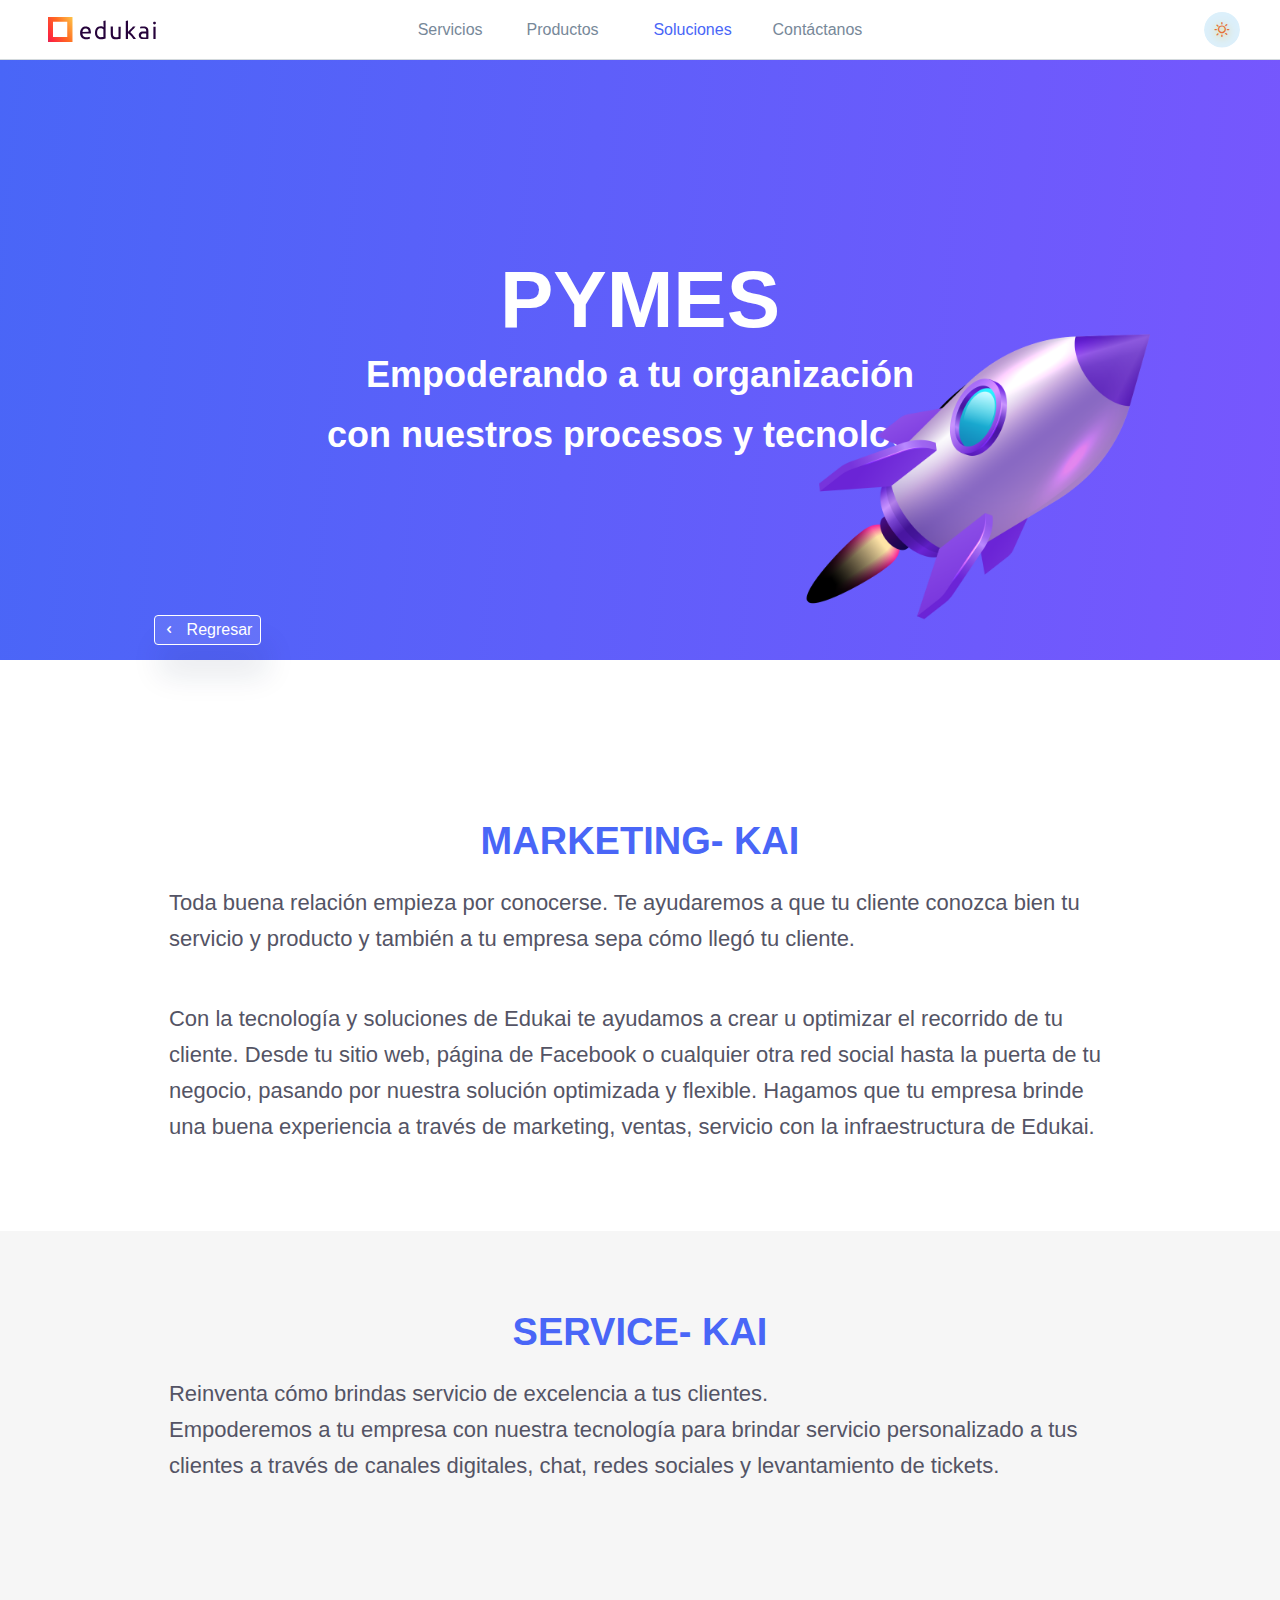
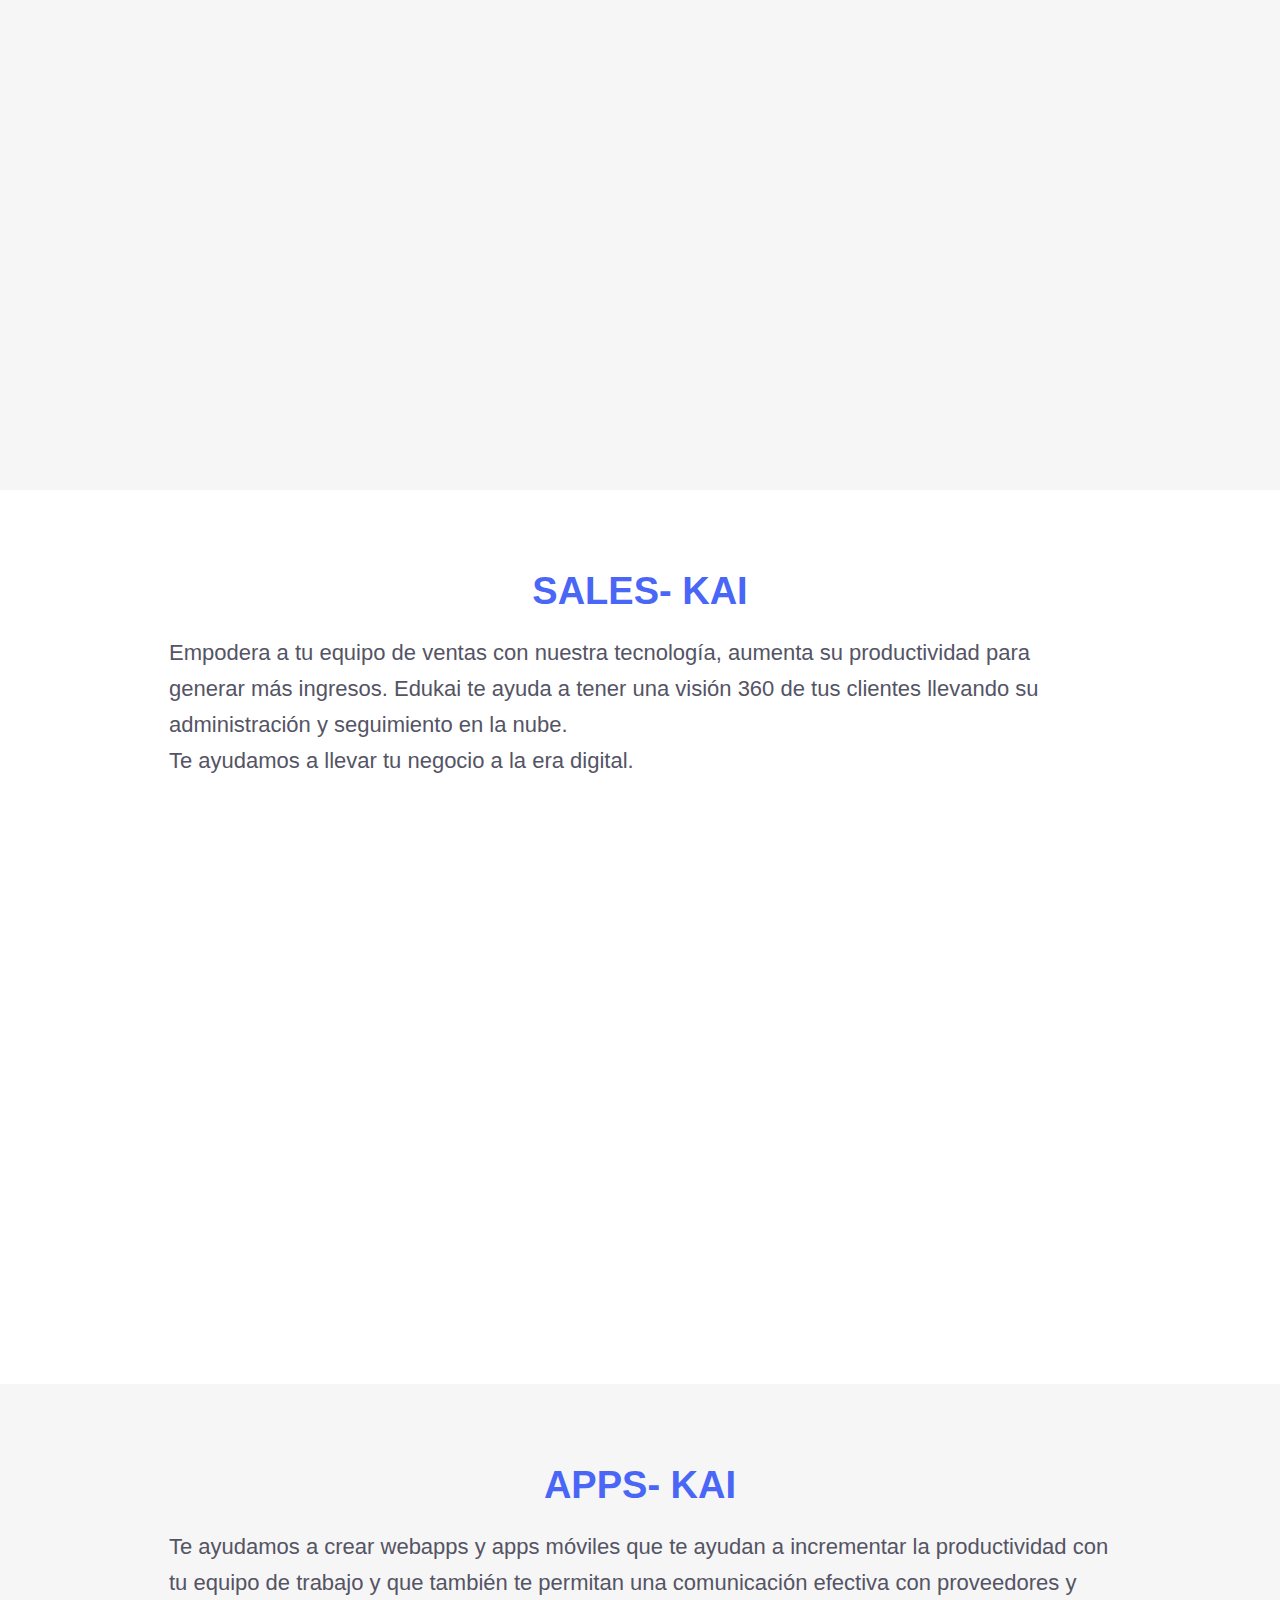
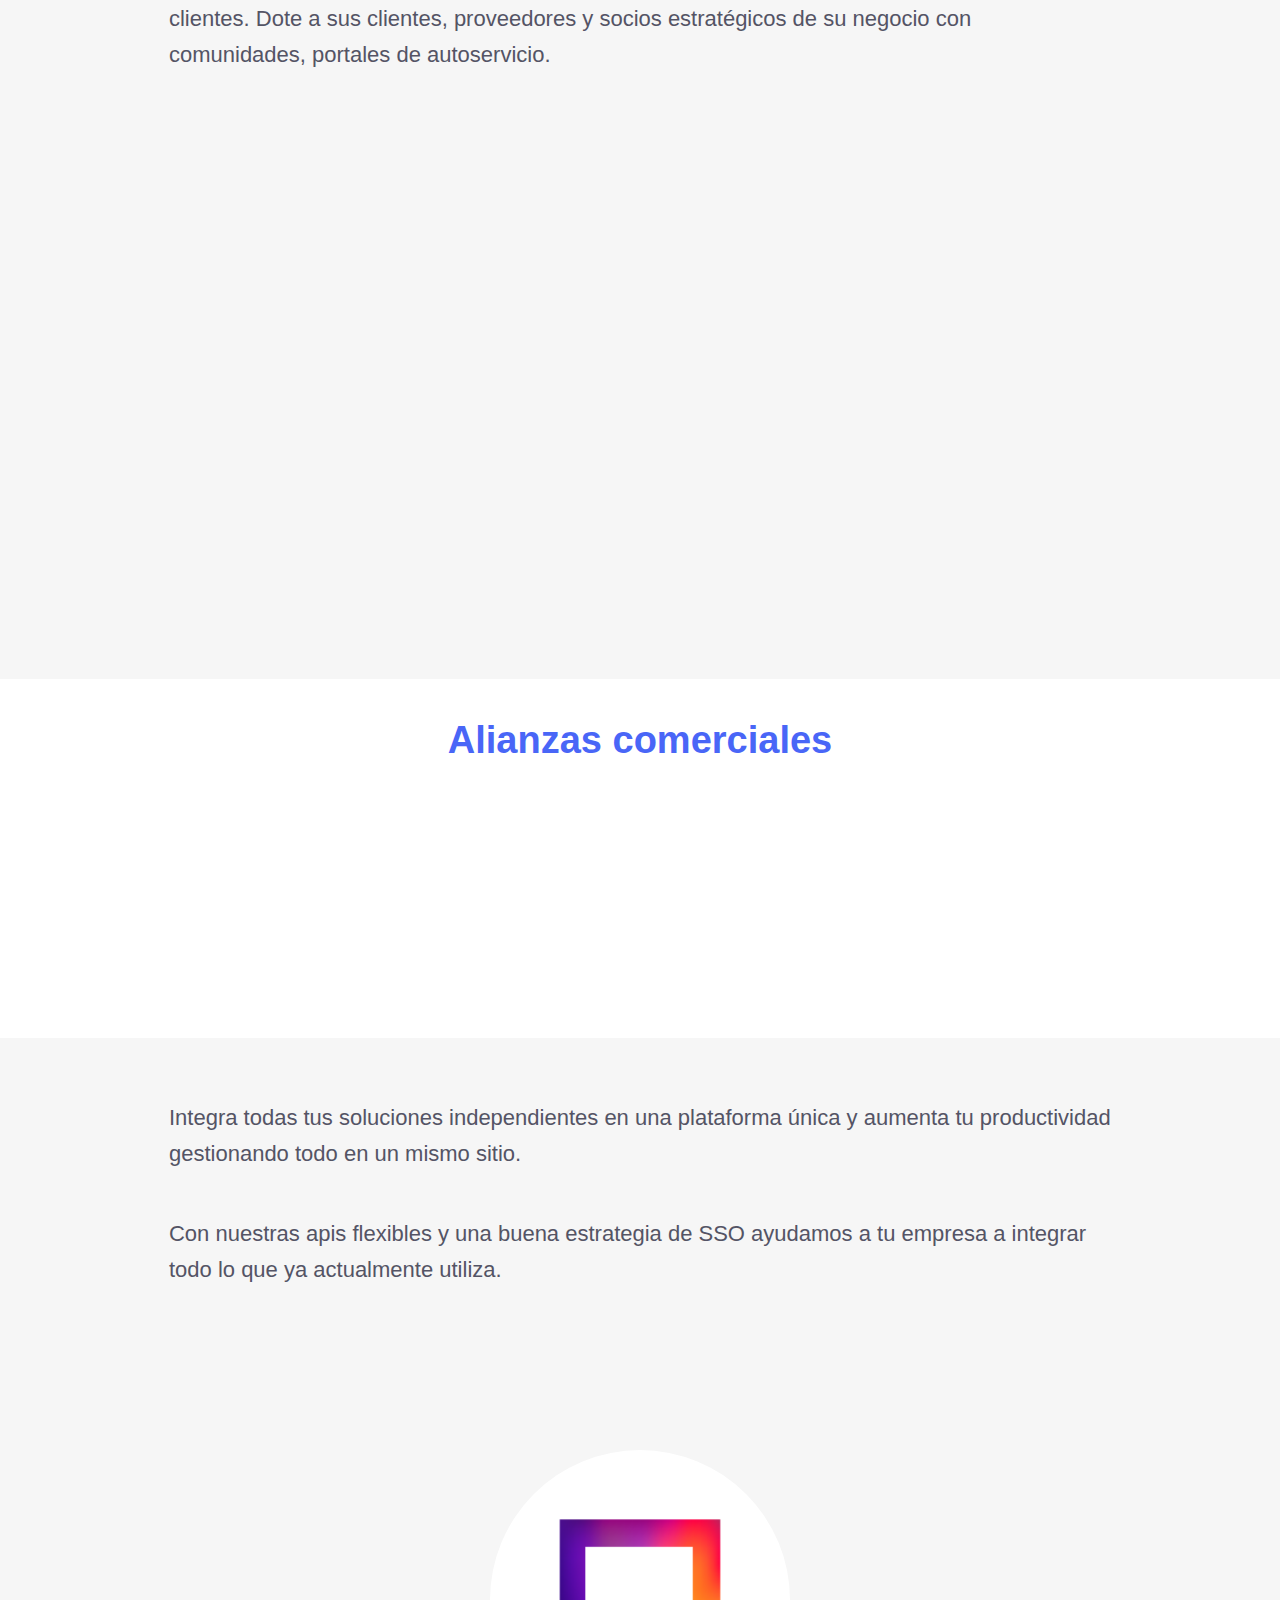
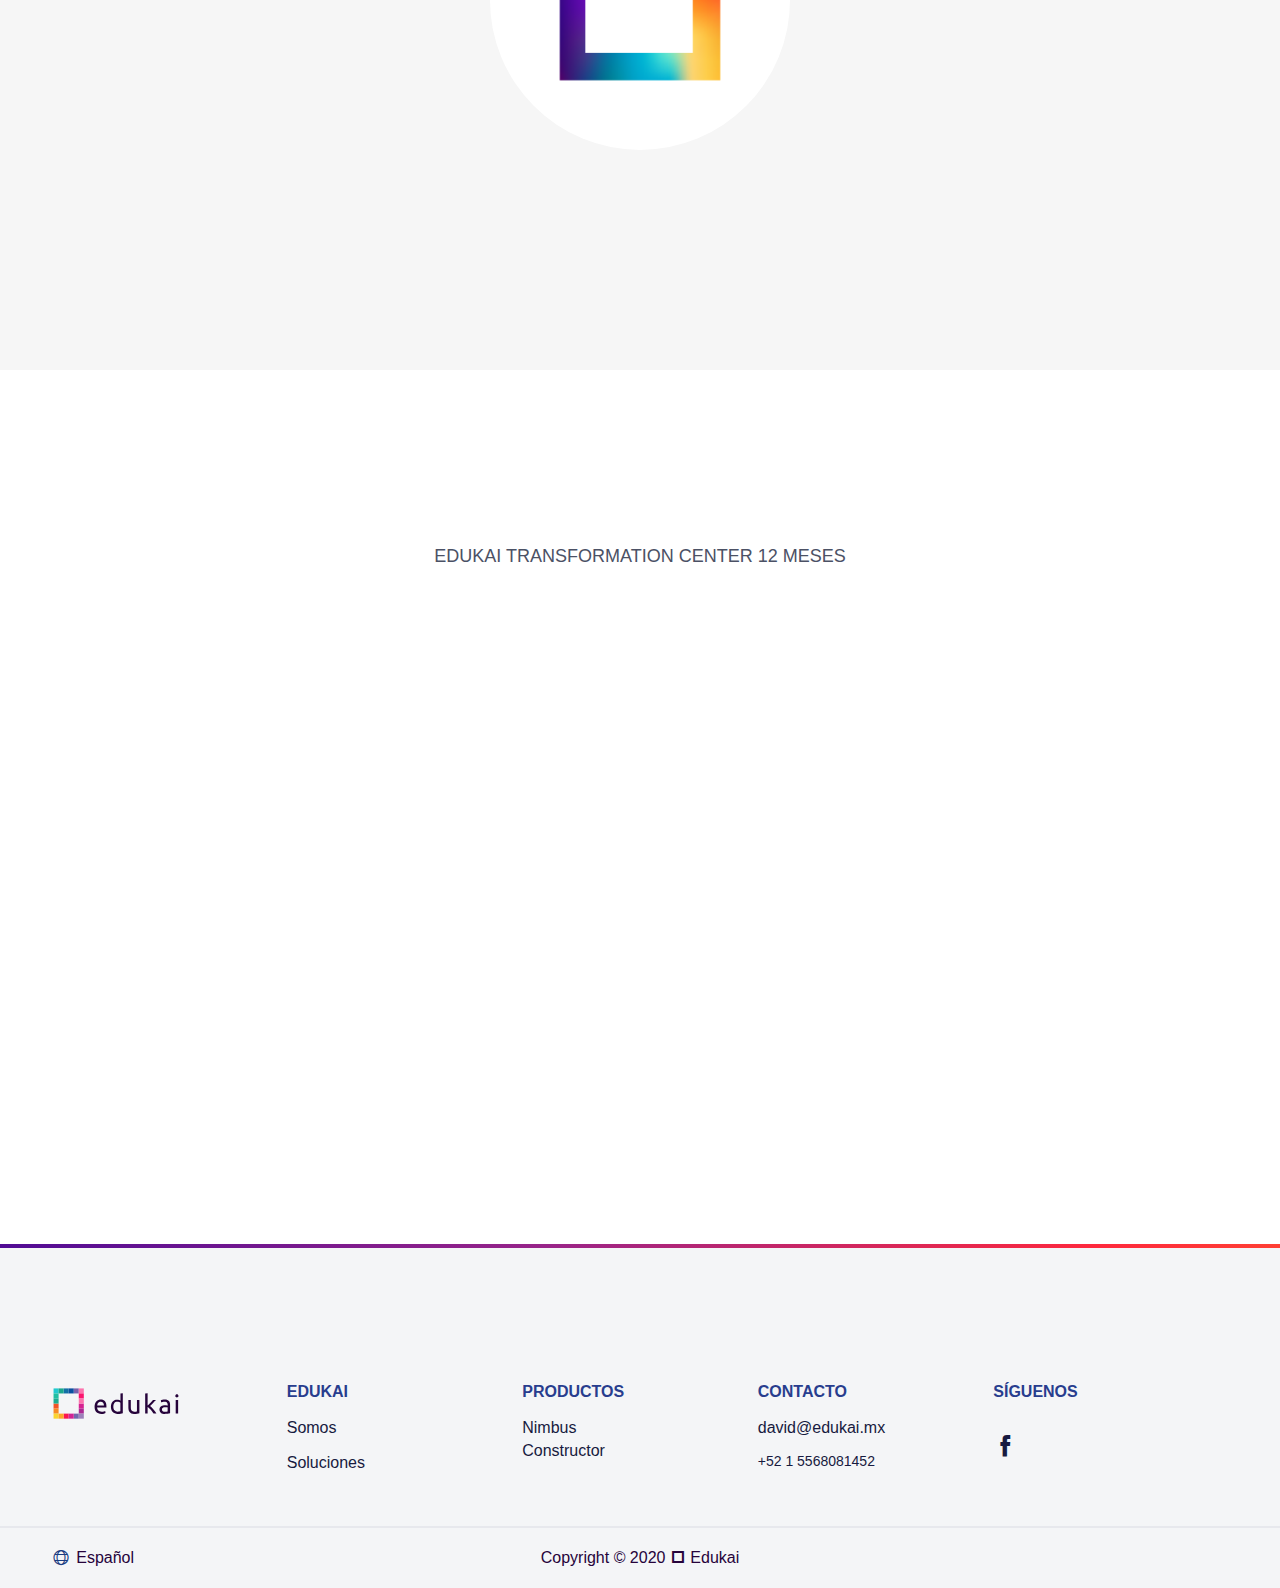
<file: pymes.html>
<!DOCTYPE html>
<html lang="en">
<head>
  <meta charset="UTF-8">
  <meta http-equiv="X-UA-Compatible" content="IE=edge">
  <meta name="description" content="Description for constructor">
  <meta name="viewport" content="width=device-width, initial-scale=1, shrink-to-fit=no">
  <title>Edukai / Soluciones</title>
  <link rel="shortcut icon" href="assets/img/favicon.ico">
  <link rel="stylesheet" href="assets/css/style.css">
</head>

<body id="body" class="body-light">

  <!-- Small menu -->
  <div class="background-menu"></div>
  <div class="small-menu">
    <div class="small-menu-header"><div class="smh-logo"></div></div>
    <div class="small-menu-content">
      <ul class="small-menu-ul">
        <li><a class="l1" href="index.html#services">Servicios</a></li>
        <li><a class="l2" href="index.html#products">Productos</a></li>
        <li><a class="l3" href="pymes.html">Soluciones PYMES</a></li>
        <li><a class="l4" href="pymes.html">Soluciones Corporativos</a></li>
        <li><a class="l5" href="pymes.html">Soluciones Startup</a></li>
        <li><a class="l6" href="index.html#contact">Contáctanos</a></li>
      </ul>
    </div>
  </div>

  <!-- Navbar -->
  <div class="navbar navbar-light">
    <div class="row-navbar">
      <a href="index.html" class="logo-navbar">
        <div class="logo-nav">
          <div class="imagotype-navbar"></div>
        </div>
        <div class="type-nav">
          <svg xmlns="http://www.w3.org/2000/svg"x="0px" y="0px" id="test-nav"
          	 viewBox="0 0 76 40" xml:space="preserve">
          	<path class="type-svg" d="M8.6,21.7c0-1-0.2-1.8-0.8-2.4c-0.5-0.7-1.2-0.9-2.1-0.9c-0.5,0-0.9,0.1-1.3,0.3c-0.4,0.2-0.7,0.5-1,0.8
          		c-0.3,0.3-0.5,0.7-0.6,1.1s-0.2,0.8-0.3,1.3L8.6,21.7z M0.1,22.9c0-1.1,0.1-2,0.5-2.9c0.3-0.8,0.8-1.5,1.3-2
          		c0.5-0.5,1.1-0.9,1.8-1.2s1.4-0.4,2.1-0.4c1.6,0,2.9,0.5,3.8,1.5c0.9,1,1.3,2.6,1.3,4.7v0.4c0,0.1,0,0.3,0,0.4H2.4
          		c0.1,1.3,0.5,2.3,1.1,2.9c0.7,0.7,1.6,1,3.1,1c0.8,0,1.4,0,2-0.2C9,27,9.5,26.9,9.7,26.8l0.3,1.8c-0.3,0.1-0.8,0.3-1.4,0.5
          		c-0.7,0.1-1.4,0.2-2.3,0.2c-1.1,0-2-0.1-2.8-0.5c-0.8-0.3-1.4-0.8-1.9-1.3c-0.5-0.6-0.9-1.2-1.1-2C0.2,24.7,0.1,23.9,0.1,22.9"/>
          	<path class="type-svg" d="M23.4,19.3c-0.3-0.2-0.7-0.4-1.2-0.7c-0.5-0.2-1.1-0.3-1.6-0.3c-0.6,0-1.2,0.1-1.6,0.3
          		c-0.5,0.2-0.8,0.6-1.1,0.9c-0.3,0.4-0.5,0.9-0.6,1.4c-0.1,0.6-0.2,1.1-0.2,1.8c0,1.5,0.4,2.5,1.1,3.3c0.7,0.8,1.6,1.2,2.8,1.2
          		c0.6,0,1.1,0,1.5-0.1c0.4,0,0.7-0.1,0.9-0.2L23.4,19.3L23.4,19.3z M23.4,11l2.2-0.4v18c-0.5,0.1-1.2,0.3-1.9,0.4
          		c-0.8,0.1-1.7,0.2-2.7,0.2c-0.9,0-1.8-0.1-2.5-0.5c-0.8-0.3-1.4-0.7-1.9-1.3c-0.5-0.6-0.9-1.2-1.2-2c-0.3-0.8-0.4-1.7-0.4-2.7
          		c0-0.9,0.1-1.8,0.4-2.6c0.2-0.8,0.6-1.5,1.1-2c0.5-0.6,1-1,1.7-1.3s1.5-0.5,2.3-0.5c0.7,0,1.3,0.1,1.9,0.3c0.6,0.2,0.9,0.4,1.2,0.6
          		L23.4,11L23.4,11z"/>
          	<path class="type-svg" d="M40.6,28.7c-0.5,0.1-1.2,0.3-2,0.4c-0.8,0.1-1.8,0.2-2.9,0.2c-0.9,0-1.7-0.1-2.4-0.4c-0.7-0.3-1.2-0.7-1.5-1.2
          		c-0.4-0.5-0.7-1.1-0.8-1.8c-0.2-0.7-0.3-1.5-0.3-2.3v-7h2.2v6.4c0,1.5,0.2,2.6,0.7,3.2c0.5,0.7,1.3,1,2.4,1c0.2,0,0.5,0,0.8,0
          		c0.2,0,0.5,0,0.7,0c0.2,0,0.4,0,0.6-0.1c0.2,0,0.3,0,0.4-0.1V16.7h2.2L40.6,28.7L40.6,28.7z"/>
          	<path class="type-svg" d="M50.3,22.3c0.5,0.4,1,0.8,1.5,1.4c0.5,0.5,1,1.1,1.5,1.7s1,1.3,1.5,1.9c0.5,0.7,0.8,1.2,1.2,1.8h-2.6
          		c-0.3-0.6-0.7-1.1-1.1-1.7c-0.4-0.6-0.9-1.1-1.4-1.6c-0.5-0.5-0.9-1-1.5-1.5c-0.5-0.4-0.9-0.8-1.4-1.1V29h-2.2V11l2.2-0.4v11.2
          		c0.4-0.4,0.8-0.8,1.3-1.3c0.5-0.5,0.9-0.9,1.4-1.4c0.4-0.5,0.8-0.9,1.3-1.4c0.4-0.4,0.8-0.8,1-1.1h2.6c-0.4,0.4-0.8,0.8-1.2,1.3
          		c-0.4,0.5-0.8,0.9-1.3,1.4c-0.5,0.5-0.9,1-1.4,1.5C51.1,21.4,50.7,21.8,50.3,22.3"/>
          	<path class="type-svg" d="M63.8,27.5c0.5,0,1,0,1.4,0c0.4,0,0.8,0,1-0.1v-3.7c-0.1-0.1-0.4-0.1-0.8-0.2c-0.4,0-0.8-0.1-1.3-0.1
          		c-0.3,0-0.7,0-1,0.1c-0.4,0-0.7,0.1-1,0.3s-0.6,0.4-0.8,0.6c-0.2,0.3-0.3,0.6-0.3,1c0,0.8,0.2,1.3,0.8,1.6
          		C62.2,27.3,62.9,27.5,63.8,27.5 M63.6,16.4c0.9,0,1.6,0.1,2.3,0.3c0.6,0.2,1.1,0.6,1.5,1c0.4,0.4,0.7,0.9,0.8,1.5
          		c0.1,0.6,0.2,1.2,0.2,1.9v7.7c-0.2,0-0.5,0.1-0.8,0.1c-0.3,0-0.7,0.1-1.1,0.1c-0.4,0-0.9,0.1-1.4,0.1c-0.5,0-1,0-1.5,0
          		c-0.7,0-1.3-0.1-1.9-0.2c-0.6-0.1-1.1-0.4-1.5-0.7c-0.4-0.3-0.8-0.7-1-1.2c-0.2-0.5-0.4-1.1-0.4-1.8c0-0.7,0.1-1.3,0.4-1.7
          		c0.3-0.5,0.7-0.9,1.1-1.2c0.5-0.3,1-0.5,1.6-0.7c0.6-0.1,1.3-0.2,2-0.2c0.2,0,0.5,0,0.7,0c0.2,0,0.5,0,0.7,0.1
          		c0.2,0,0.4,0.1,0.6,0.1c0.1,0,0.3,0,0.3,0.1v-0.6c0-0.4,0-0.7-0.1-1.1c-0.1-0.4-0.2-0.7-0.4-0.9s-0.5-0.5-0.8-0.7
          		c-0.4-0.2-0.8-0.2-1.4-0.2c-0.7,0-1.4,0-1.9,0.1c-0.6,0.1-0.9,0.2-1.2,0.3L60,17c0.3-0.1,0.8-0.2,1.4-0.4
          		C62.1,16.5,62.8,16.4,63.6,16.4"/>
          	<path class="type-svg" d="M75.6,29.1h-2.2V16.7h2.2V29.1z M74.5,14.5c-0.4,0-0.8-0.1-1-0.4c-0.3-0.3-0.4-0.6-0.4-1c0-0.4,0.1-0.8,0.4-1
          		c0.3-0.3,0.6-0.4,1-0.4c0.4,0,0.8,0.1,1,0.4c0.3,0.3,0.4,0.6,0.4,1c0,0.4-0.1,0.8-0.4,1C75.2,14.4,74.8,14.5,74.5,14.5"/>
          </svg>

        </div>
      </a>

      <!-- Menu List -->
      <a class="menuElement" href="index.html#services">Servicios</a>
      <ul class="mList">
        <li class="menuList">
            <h2 class="menu-title">Productos</h2>
            <ul class="menuL-dropdown">
              <li><a href="constructor.html">Nimbus</a></li>
              <li><a href="soma.html">SOMA</a></li>
            </ul>
        </li>
      </ul>
      <ul class="mList">
        <li class="menuList">
            <h2 class="menu-title menuElement-active">Soluciones</h2>
            <ul class="menuL-dropdown">
              <li><a href="startup.html">Startup</a></li>
              <li class="dpA-active"><a href="pymes.html">PYMES</a></li>
              <li><a href="corporativos.html">Corporativos</a></li>
            </ul>
        </li>
      </ul>
      <a class="menuElement" href="index.html#contact">Contáctanos</a>
      <!-- End Menu List -->

      <div class="switch-mode light-mode">
        <div class="icon ni-light" id="icon-light"></div>
        <div class="icon ni-dark" id="icon-dark"></div>
      </div>

      <!-- Responsive Links -->
      <div class="burguer-navbar burguer-close">
        <div class="icon ni-burguer"></div>
      </div>
    </div>
  </div>
  <!-- Mainheader -->
  <!-- Content -->
  <!-- Header -->
<div class="header-page">
  <div class="area">
    <ul class="circles">
      <li></li><li></li><li></li><li></li> <li></li> <li></li> <li></li> <li></li> <li></li> <li></li>
    </ul>
  </div >
  <h2 class="title-page">PYMES <br> <span>Empoderando a tu organización <br> con nuestros procesos y tecnología.</span></h2>
  <div class="hp-graphic hp-graphic1"></div>
  <a href="index.html#solutions" class="btn-back"><div class="icon ni-arrowleft"></div>Regresar</a>
  <!-- <div id="headerIndicator"></div> -->
</div>
<div class="miniheader-scroll">
  <h4>Pymes</h4>
</div>

<div class="row-page mt-140">
  <div class="col-page col-text">
    <h3>MARKETING- KAI</h3>
    <p>Toda buena relación empieza por conocerse. Te ayudaremos a que tu cliente conozca bien tu servicio y producto y también a tu empresa sepa cómo llegó tu cliente.
    <p>Con la tecnología y soluciones de Edukai te ayudamos a crear u optimizar el recorrido de tu cliente. Desde tu sitio web, página de Facebook o cualquier otra red social hasta la puerta de tu negocio, pasando por nuestra solución optimizada y flexible. Hagamos que tu empresa brinde una buena experiencia a través de marketing, ventas, servicio con la infraestructura de Edukai.</p>
  </p>
  </div>
</div>

<!-- Service -->
<div class="row-page sectionBg">
  <div class="col-page col-text">
    <h3>SERVICE- KAI</h3>
    <p>Reinventa cómo brindas servicio de excelencia a tus clientes. <br>
       Empoderemos a tu empresa con nuestra tecnología para brindar servicio personalizado a tus clientes a través de canales digitales, chat, redes sociales y levantamiento de tickets.</p>
  </div>
</div>
<div class="row-grid-image sectionBg">
  <div class="col-grid-image">
    <div class="col-gi3 scroll-fade-in-up">
      <div class="imgTextGrid3">
        <p>Ayudamos a tu PYME a superar los desafíos de atención al cliente. Nuestra experiencia incluye despliegues de Service Desk para gestionar desde uno a cien agentes en con sistemas legados y atención omnical en medios digitales.</p>
      </div>
    </div>
    <div class="col-gi3 scroll-fade-in-up">
      <img src="assets/img/p11.png" alt="">
    </div>
  </div>
</div>

<!-- Service -->
<div class="row-page">
  <div class="col-page col-text">
    <h3>SALES- KAI</h3>
    <p>Empodera a tu equipo de ventas con nuestra tecnología, aumenta su productividad para generar más ingresos. Edukai te ayuda a tener una visión 360 de tus clientes llevando su administración y seguimiento en la nube. <br>
      Te ayudamos a llevar tu negocio a la era digital.</p>
  </div>
</div>
<div class="row-grid-image">
  <div class="col-grid-image">
    <div class="col-gi3 scroll-fade-in-up">
      <img src="assets/img/p10.png" alt="">
    </div>
    <div class="col-gi3 scroll-fade-in-up">
      <div class="imgTextGrid3">
        <p>Utiliza nuestras herramientas y procesos para optimizar tus canales. Haz que tu negocio sea capaz de responder automáticamente a la interacción como compras, clics y solicitudes de cotización. Guíe a los clientes por el camino indicado con base en su comportamiento actual o predicho.</p>
      </div>
    </div>
  </div>
</div>

<!-- Service -->
<div class="row-page sectionBg">
  <div class="col-page col-text">
    <h3>APPS- KAI</h3>
    <p>Te ayudamos a crear webapps y apps móviles que te ayudan a incrementar la productividad con tu equipo de trabajo y que también te permitan una comunicación efectiva con proveedores y clientes. Dote a sus clientes, proveedores y socios estratégicos de su negocio con comunidades, portales de autoservicio.</p>
  </div>
</div>
<div class="row-grid-image sectionBg">
  <div class="col-grid-image">
    <div class="col-gi3 scroll-fade-in-up">
      <div class="imgTextGrid3">
        <p>Cada negocio es diferente, no importa si necesitas una aplicación o cien, nuestro equipo de consultoría te ayudará a determinarlo contáctanos.</p>
      </div>
    </div>
    <div class="col-gi3 scroll-fade-in-up">
      <img src="assets/img/p9.png" alt="">
    </div>
  </div>
</div>


<!-- Aliance -->
<div class="row-title">
  <h3>Alianzas comerciales</h3>
</div>
<div class="row-page noPaddingTop">
  <div class="col-page col-brands">
    <div class="brand scroll-fade-in-up">
      <div class="brand-img gSuite"></div>
      <div class="brand-text">G Suite</div>
    </div>
    <div class="brand scroll-fade-in-up">
      <div class="brand-img salesForce"></div>
      <div class="brand-text">Salesforce</div>
    </div>
    <div class="brand scroll-fade-in-up">
      <div class="brand-img microsoft"></div>
      <div class="brand-text">Microsoft</div>
    </div>
  </div>
</div>
<div class="row-page sectionBg paddingTop40 mt-jump">
  <div class="col-page col-text">
    <p>Integra todas tus soluciones independientes en una plataforma única y aumenta tu productividad gestionando todo en un mismo sitio.</p>
    <p>Con nuestras apis flexibles y una buena estrategia de SSO ayudamos a tu empresa a integrar todo lo que ya actualmente utiliza.</p>
  </div>
</div>

<div class="row-circle sectionBg">
  <div class="circleI">
    <div class="circleIn">
      <div class="circle-logo">
        <div class="content-miniCircles">
          <div class="circle-brand cb-1 scroll-fade-in-up"><div class="cb-name">SAP</div></div>
          <div class="circle-brand cb-2 scroll-fade-in-up"><div class="cb-name">G Suite</div></div>
          <div class="circle-brand cb-3 scroll-fade-in-up"><div class="cb-name">Paypal</div></div>
          <div class="circle-brand cb-4 scroll-fade-in-up"><div class="cb-name">QuickBooks</div></div>
          <div class="circle-brand cb-5 scroll-fade-in-up"><div class="cb-name">Zapier</div></div>
          <div class="circle-brand cb-6 scroll-fade-in-up"><div class="cb-name">Zoho desk</div></div>
          <div class="circle-brand cb-7 scroll-fade-in-up"><div class="cb-name">Twillio</div></div>
          <div class="circle-brand cb-8 scroll-fade-in-up"><div class="cb-name">Salesforce</div></div>
        </div>
      </div>
    </div>
  </div>
</div>

<!-- Solution org -->
<div class="row-newStackInfo" id="solutions">
  <h3 class="scroll-fade-in-up">Precios</h3>
  <p>EDUKAI TRANSFORMATION CENTER 12 MESES</p>
</div>
<div class="row-solutionO">
  <div class="col-solutionO">
    <!-- Startup -->
    <div class="element-sO scroll-fade-in-up">
      <div class="row-elementSO">
        <h3>BÁSICO</h3>
        <p>6 MIL MENSUAL</p>
        <a href="#">Me interesa<div class="icon ni-arrow-right"></div></a>
        <!-- <div class="imgSO iSO3"></div> -->
      </div>
    </div>
    <!-- PYMES -->
    <div class="element-sO scroll-fade-in-up">
      <div class="row-elementSO">
        <h3>PREMIUM</h3>
        <p>14 MIL MENSUAL</p>
        <a href="#">Me interesa<div class="icon ni-arrow-right"></div></a>
        <!-- <div class="imgSO iSO1"></div> -->
      </div>
    </div>
    <!-- Corpotativos -->
    <div class="element-sO scroll-fade-in-up e-sO-neagtive">
      <div class="row-elementSO">
        <h3>ILIMITADO</h3>
        <p>20 MIL MENSUAL</p>
        <a href="#">Me interesa<div class="icon ni-arrow-right"></div></a>
        <!-- <div class="imgSO iSO2"></div> -->
      </div>
    </div>

  </div>
</div>


<div class="space-end"></div>

<!-- Back to top -->

<!-- <div class="back-to-top">Back to Top</div> -->

<!-- Footer -->
<div class="footer footer-light">
  <div class="line-footer-gradient"></div>
  <div class="row-footer">

    <div class="footer-logo-small">
      <div class="logo-footer-small"></div>
    </div>

    <div class="row-columns">
      <div class="col-footer-logo">
        <div class="logo-footer"></div>
      </div>
      <div class="col-footer">
        <div class="cf-1">
          <h4>Edukai</h4>
          <a class="aScroll" href="#services">Somos</a>
          <a class="aScroll" href="#industry">Soluciones</a>
        </div>
        <div class="cf-2">
          <h4>Productos</h4>
          <a href="constructor.html">Nimbus Constructor</a>
        </div>
      </div>
      <div class="col-footer">
        <div class="cf-1 false-a">
          <h4>Contacto</h4>
          <a href="#">david@edukai.mx</a>
          <a class="b-number" href="#">+52 1 5568081452</a>
        </div>
        <div class="cf-2">
          <h4>Síguenos</h4>
          <div class="social-row">
            <a href="https://www.facebook.com/EdukaiMx/"target="_blank" class="icon ni-facebook"></a>
            <!-- <a class="icon ni-instagram"></a> -->
          </div>
        </div>
      </div>

    </div>
  </div>
  <div class="line-divider-footer"></div>

  <div class="line-footer">
    <p>Copyright © 2020 <i class="icon ni-edukai"></i> Edukai </p>
    <div class="button-lenguage">
      <i class="icon ni-traducer"></i>
      <p>Español</p>
    </div>
  </div>
</div>
<!-- End Footer -->

<!-- Import Js -->
<script src="https://code.jquery.com/jquery-3.5.1.min.js"></script>
<script src="assets/js/jquery.smooth-scroll.js"></script>
<!-- Autotype -->
<script src="assets/js/typed.1.1.4.min.js"></script>
<!-- Scroll Effect Lax -->
<!-- ScrolMagic -->
<script src="assets/js/ScrollMagic.2.0.7.min.js"></script>
<!-- <script src='https://cdnjs.cloudflare.com/ajax/libs/ScrollMagic/2.0.6/plugins/debug.addIndicators.min.js'></script> -->
<script src="assets/js/runScrollM.js"></script>
<!-- Header animated -->
<!-- Local script -->
<script src="assets/js/functionsJavascript.js"></script>
<script src="assets/js/functionsJquery.js"></script>
<script src="assets/js/functionsPages.js"></script>

</body>
</html>
</file>
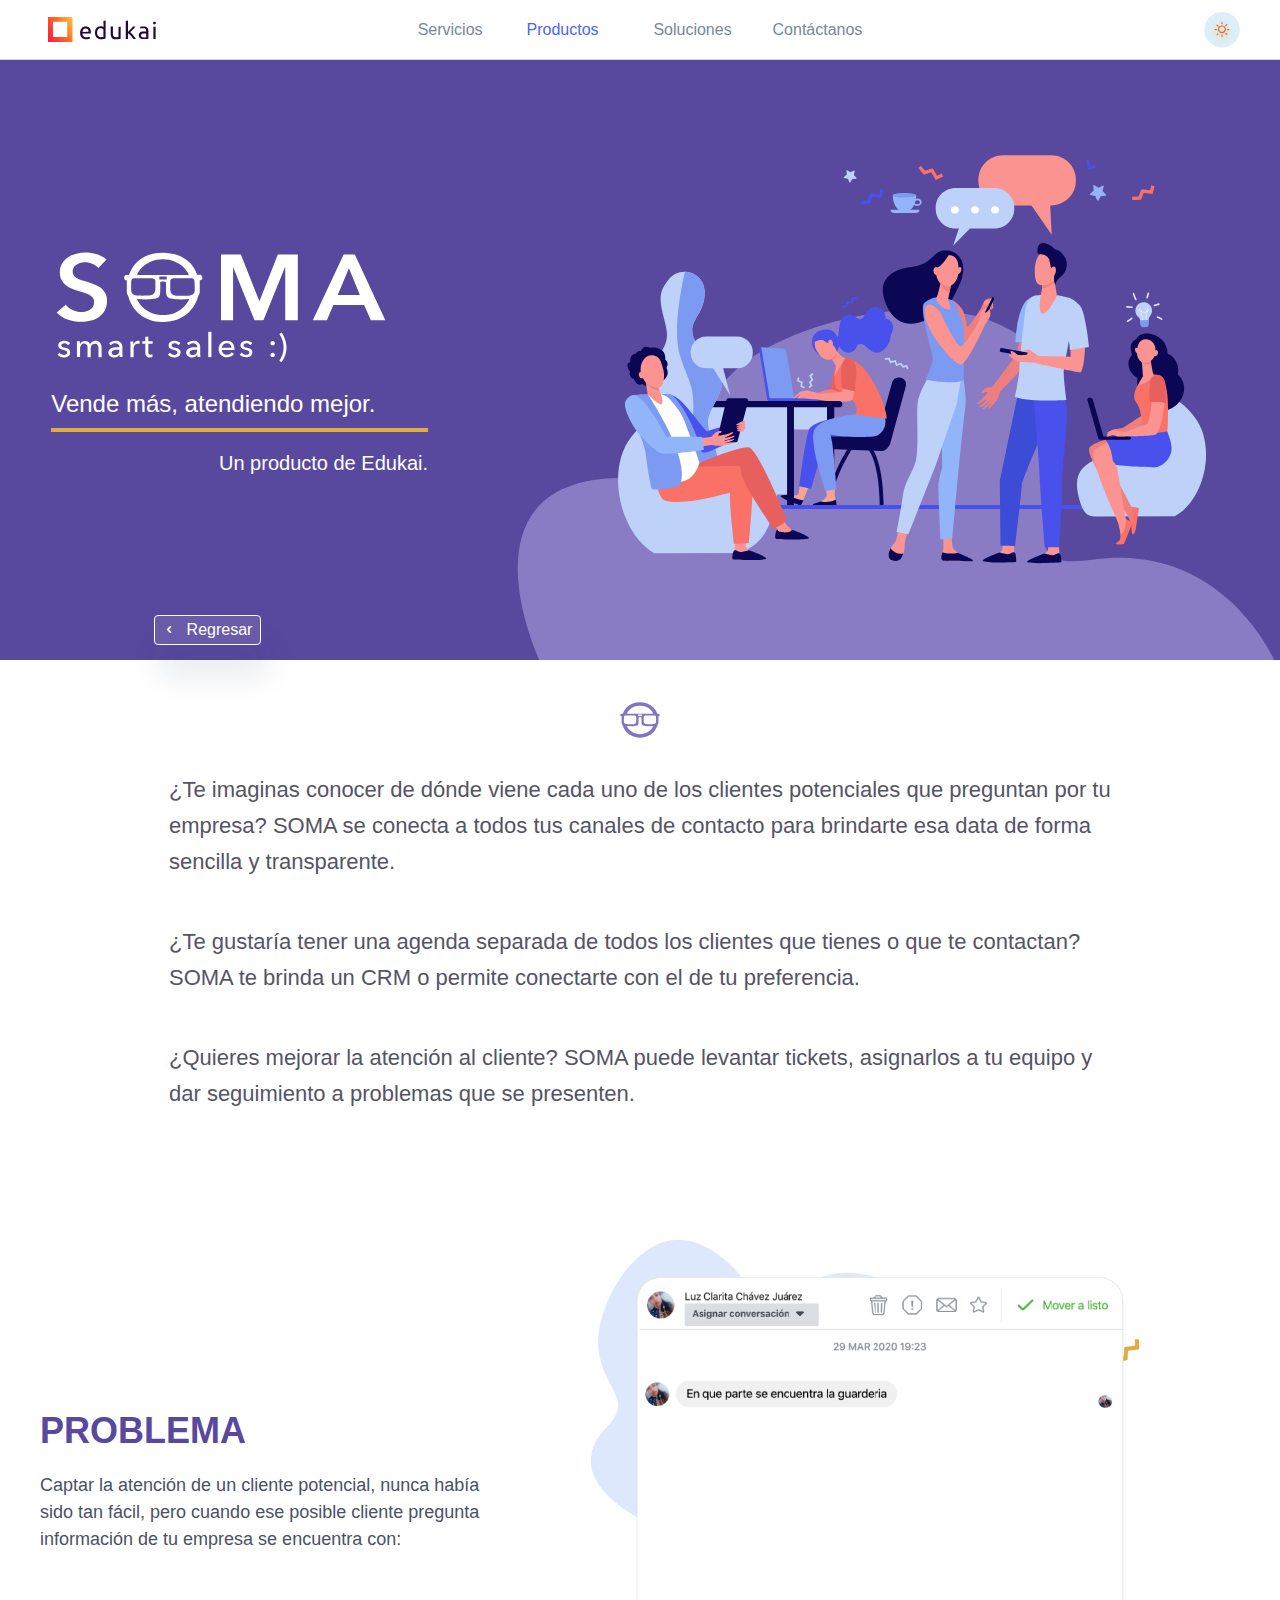
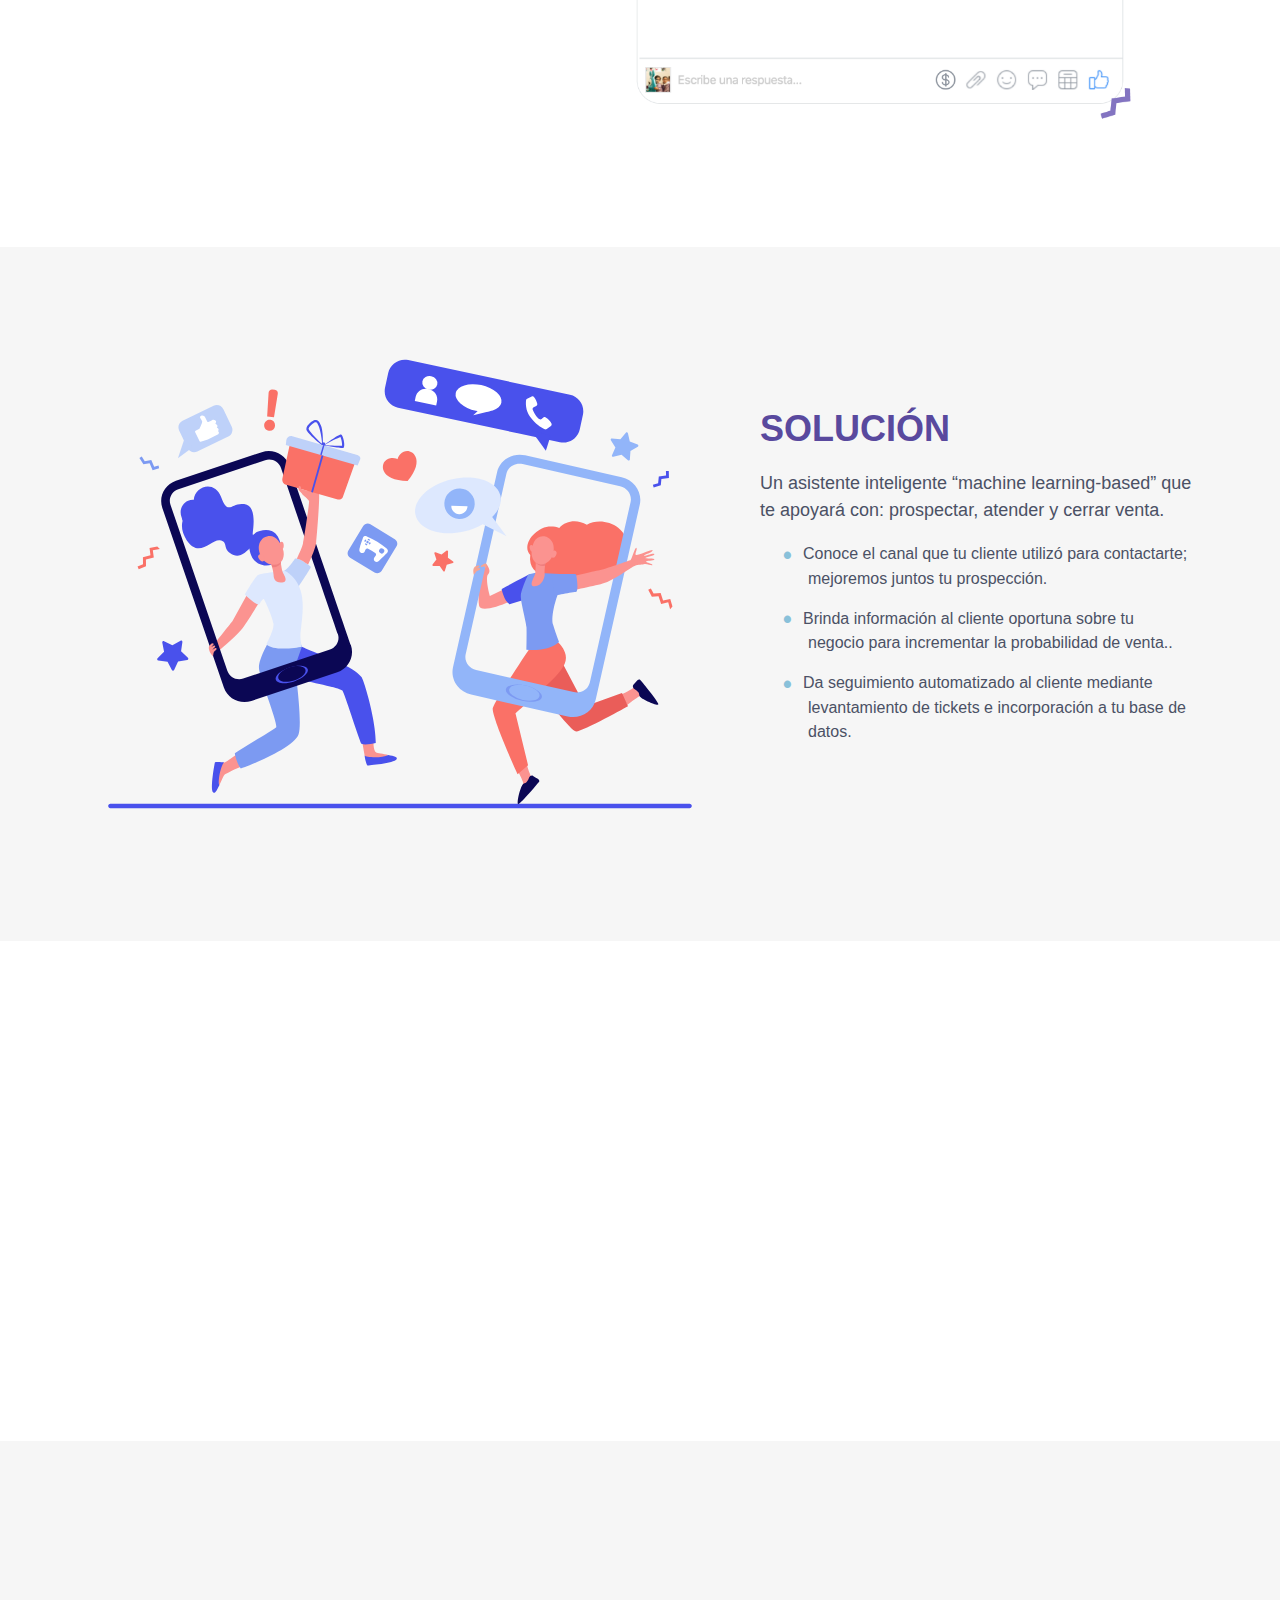
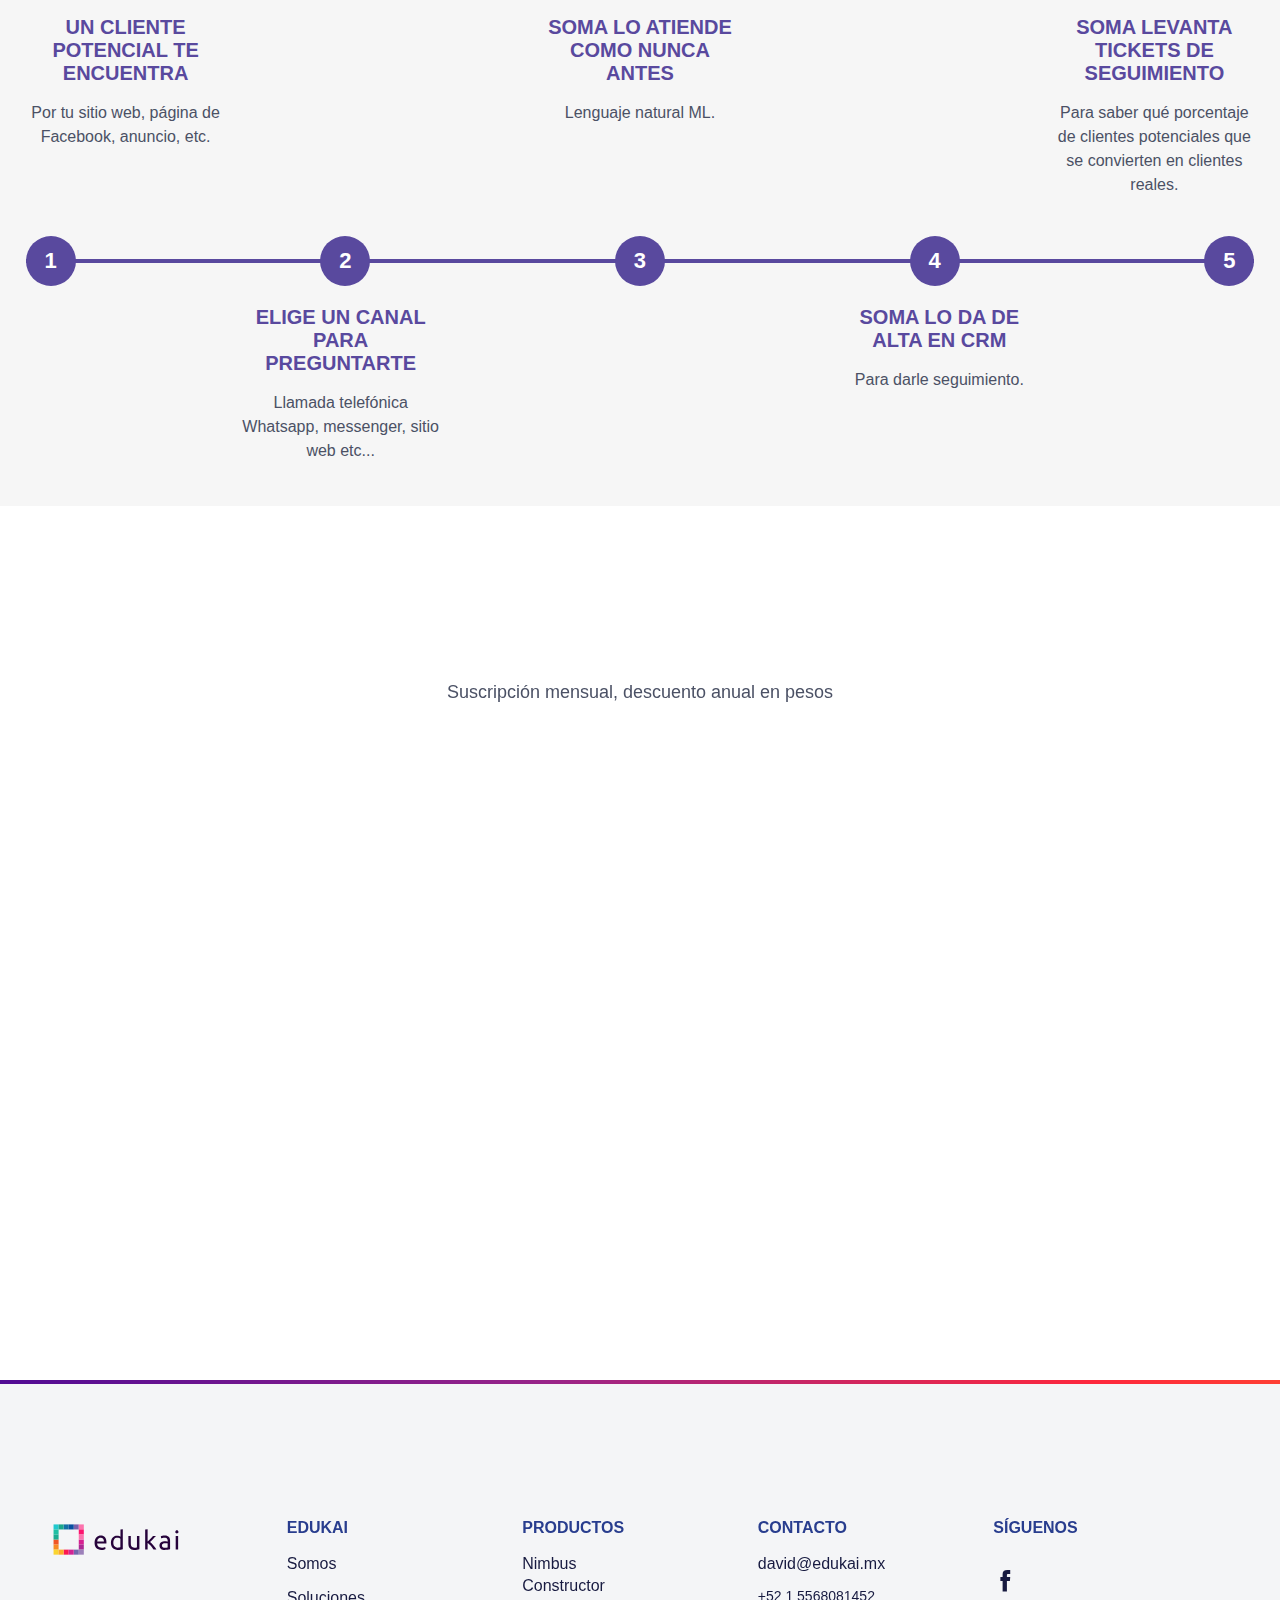
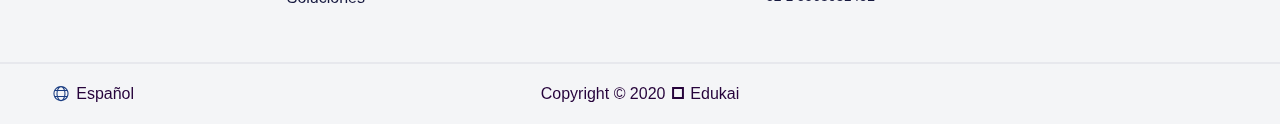
<file: soma.html>
<!DOCTYPE html>
<html lang="en">
<head>
  <meta charset="UTF-8">
  <meta http-equiv="X-UA-Compatible" content="IE=edge">
  <meta name="description" content="Description for constructor">
  <meta name="viewport" content="width=device-width, initial-scale=1, shrink-to-fit=no">
  <title>Edukai / Soma</title>
  <link rel="shortcut icon" href="assets/img/favicon.ico">
  <link rel="stylesheet" href="assets/css/style.css">
</head>

<body id="body" class="body-light">

  <!-- Small menu -->
  <div class="background-menu"></div>
  <div class="small-menu">
    <div class="small-menu-header"><div class="smh-logo"></div></div>
    <div class="small-menu-content">
      <ul class="small-menu-ul">
        <li><a class="l1" href="index.html#services">Servicios</a></li>
        <li><a class="l2" href="index.html#products">Productos</a></li>
        <li><a class="l3" href="pymes.html">Soluciones PYMES</a></li>
        <li><a class="l4" href="pymes.html">Soluciones Corporativos</a></li>
        <li><a class="l5" href="pymes.html">Soluciones Startup</a></li>
        <li><a class="l6" href="index.html#contact">Contáctanos</a></li>
      </ul>
    </div>
  </div>

  <!-- Navbar -->
  <div class="navbar navbar-light">
    <div class="row-navbar">
      <a href="index.html" class="logo-navbar">
        <div class="logo-nav">
          <div class="imagotype-navbar"></div>
        </div>
        <div class="type-nav">
          <svg xmlns="http://www.w3.org/2000/svg"x="0px" y="0px" id="test-nav"
          	 viewBox="0 0 76 40" xml:space="preserve">
          	<path class="type-svg" d="M8.6,21.7c0-1-0.2-1.8-0.8-2.4c-0.5-0.7-1.2-0.9-2.1-0.9c-0.5,0-0.9,0.1-1.3,0.3c-0.4,0.2-0.7,0.5-1,0.8
          		c-0.3,0.3-0.5,0.7-0.6,1.1s-0.2,0.8-0.3,1.3L8.6,21.7z M0.1,22.9c0-1.1,0.1-2,0.5-2.9c0.3-0.8,0.8-1.5,1.3-2
          		c0.5-0.5,1.1-0.9,1.8-1.2s1.4-0.4,2.1-0.4c1.6,0,2.9,0.5,3.8,1.5c0.9,1,1.3,2.6,1.3,4.7v0.4c0,0.1,0,0.3,0,0.4H2.4
          		c0.1,1.3,0.5,2.3,1.1,2.9c0.7,0.7,1.6,1,3.1,1c0.8,0,1.4,0,2-0.2C9,27,9.5,26.9,9.7,26.8l0.3,1.8c-0.3,0.1-0.8,0.3-1.4,0.5
          		c-0.7,0.1-1.4,0.2-2.3,0.2c-1.1,0-2-0.1-2.8-0.5c-0.8-0.3-1.4-0.8-1.9-1.3c-0.5-0.6-0.9-1.2-1.1-2C0.2,24.7,0.1,23.9,0.1,22.9"/>
          	<path class="type-svg" d="M23.4,19.3c-0.3-0.2-0.7-0.4-1.2-0.7c-0.5-0.2-1.1-0.3-1.6-0.3c-0.6,0-1.2,0.1-1.6,0.3
          		c-0.5,0.2-0.8,0.6-1.1,0.9c-0.3,0.4-0.5,0.9-0.6,1.4c-0.1,0.6-0.2,1.1-0.2,1.8c0,1.5,0.4,2.5,1.1,3.3c0.7,0.8,1.6,1.2,2.8,1.2
          		c0.6,0,1.1,0,1.5-0.1c0.4,0,0.7-0.1,0.9-0.2L23.4,19.3L23.4,19.3z M23.4,11l2.2-0.4v18c-0.5,0.1-1.2,0.3-1.9,0.4
          		c-0.8,0.1-1.7,0.2-2.7,0.2c-0.9,0-1.8-0.1-2.5-0.5c-0.8-0.3-1.4-0.7-1.9-1.3c-0.5-0.6-0.9-1.2-1.2-2c-0.3-0.8-0.4-1.7-0.4-2.7
          		c0-0.9,0.1-1.8,0.4-2.6c0.2-0.8,0.6-1.5,1.1-2c0.5-0.6,1-1,1.7-1.3s1.5-0.5,2.3-0.5c0.7,0,1.3,0.1,1.9,0.3c0.6,0.2,0.9,0.4,1.2,0.6
          		L23.4,11L23.4,11z"/>
          	<path class="type-svg" d="M40.6,28.7c-0.5,0.1-1.2,0.3-2,0.4c-0.8,0.1-1.8,0.2-2.9,0.2c-0.9,0-1.7-0.1-2.4-0.4c-0.7-0.3-1.2-0.7-1.5-1.2
          		c-0.4-0.5-0.7-1.1-0.8-1.8c-0.2-0.7-0.3-1.5-0.3-2.3v-7h2.2v6.4c0,1.5,0.2,2.6,0.7,3.2c0.5,0.7,1.3,1,2.4,1c0.2,0,0.5,0,0.8,0
          		c0.2,0,0.5,0,0.7,0c0.2,0,0.4,0,0.6-0.1c0.2,0,0.3,0,0.4-0.1V16.7h2.2L40.6,28.7L40.6,28.7z"/>
          	<path class="type-svg" d="M50.3,22.3c0.5,0.4,1,0.8,1.5,1.4c0.5,0.5,1,1.1,1.5,1.7s1,1.3,1.5,1.9c0.5,0.7,0.8,1.2,1.2,1.8h-2.6
          		c-0.3-0.6-0.7-1.1-1.1-1.7c-0.4-0.6-0.9-1.1-1.4-1.6c-0.5-0.5-0.9-1-1.5-1.5c-0.5-0.4-0.9-0.8-1.4-1.1V29h-2.2V11l2.2-0.4v11.2
          		c0.4-0.4,0.8-0.8,1.3-1.3c0.5-0.5,0.9-0.9,1.4-1.4c0.4-0.5,0.8-0.9,1.3-1.4c0.4-0.4,0.8-0.8,1-1.1h2.6c-0.4,0.4-0.8,0.8-1.2,1.3
          		c-0.4,0.5-0.8,0.9-1.3,1.4c-0.5,0.5-0.9,1-1.4,1.5C51.1,21.4,50.7,21.8,50.3,22.3"/>
          	<path class="type-svg" d="M63.8,27.5c0.5,0,1,0,1.4,0c0.4,0,0.8,0,1-0.1v-3.7c-0.1-0.1-0.4-0.1-0.8-0.2c-0.4,0-0.8-0.1-1.3-0.1
          		c-0.3,0-0.7,0-1,0.1c-0.4,0-0.7,0.1-1,0.3s-0.6,0.4-0.8,0.6c-0.2,0.3-0.3,0.6-0.3,1c0,0.8,0.2,1.3,0.8,1.6
          		C62.2,27.3,62.9,27.5,63.8,27.5 M63.6,16.4c0.9,0,1.6,0.1,2.3,0.3c0.6,0.2,1.1,0.6,1.5,1c0.4,0.4,0.7,0.9,0.8,1.5
          		c0.1,0.6,0.2,1.2,0.2,1.9v7.7c-0.2,0-0.5,0.1-0.8,0.1c-0.3,0-0.7,0.1-1.1,0.1c-0.4,0-0.9,0.1-1.4,0.1c-0.5,0-1,0-1.5,0
          		c-0.7,0-1.3-0.1-1.9-0.2c-0.6-0.1-1.1-0.4-1.5-0.7c-0.4-0.3-0.8-0.7-1-1.2c-0.2-0.5-0.4-1.1-0.4-1.8c0-0.7,0.1-1.3,0.4-1.7
          		c0.3-0.5,0.7-0.9,1.1-1.2c0.5-0.3,1-0.5,1.6-0.7c0.6-0.1,1.3-0.2,2-0.2c0.2,0,0.5,0,0.7,0c0.2,0,0.5,0,0.7,0.1
          		c0.2,0,0.4,0.1,0.6,0.1c0.1,0,0.3,0,0.3,0.1v-0.6c0-0.4,0-0.7-0.1-1.1c-0.1-0.4-0.2-0.7-0.4-0.9s-0.5-0.5-0.8-0.7
          		c-0.4-0.2-0.8-0.2-1.4-0.2c-0.7,0-1.4,0-1.9,0.1c-0.6,0.1-0.9,0.2-1.2,0.3L60,17c0.3-0.1,0.8-0.2,1.4-0.4
          		C62.1,16.5,62.8,16.4,63.6,16.4"/>
          	<path class="type-svg" d="M75.6,29.1h-2.2V16.7h2.2V29.1z M74.5,14.5c-0.4,0-0.8-0.1-1-0.4c-0.3-0.3-0.4-0.6-0.4-1c0-0.4,0.1-0.8,0.4-1
          		c0.3-0.3,0.6-0.4,1-0.4c0.4,0,0.8,0.1,1,0.4c0.3,0.3,0.4,0.6,0.4,1c0,0.4-0.1,0.8-0.4,1C75.2,14.4,74.8,14.5,74.5,14.5"/>
          </svg>

        </div>
      </a>

      <!-- Menu List -->
      <a class="menuElement" href="index.html#services">Servicios</a>
      <ul class="mList">
        <li class="menuList">
            <h2 class="menu-title menuElement-active">Productos</h2>
            <ul class="menuL-dropdown">
              <li><a href="constructor.html">Nimbus</a></li>
              <li class="dpA-active"><a href="soma.html">SOMA</a></li>
            </ul>
        </li>
      </ul>
      <ul class="mList">
        <li class="menuList">
            <h2 class="menu-title">Soluciones</h2>
            <ul class="menuL-dropdown">
              <li><a href="pymes.html">PYMES</a></li>
              <li><a href="pymes.html">Corporativos</a></li>
              <li><a href="pymes.html">Startup</a></li>
            </ul>
        </li>
      </ul>
      <a class="menuElement" href="index.html#contact">Contáctanos</a>
      <!-- End Menu List -->

      <div class="switch-mode light-mode">
        <div class="icon ni-light" id="icon-light"></div>
        <div class="icon ni-dark" id="icon-dark"></div>
      </div>

      <!-- Responsive Links -->
      <div class="burguer-navbar burguer-close">
        <div class="icon ni-burguer"></div>
      </div>
    </div>
  </div>
  <!-- Mainheader -->
  <!-- Content -->
  <!-- Header -->
<div class="header-soma">
  <div class="row-hs">
    <div class="col-hs">
      <div class="soma-logo"></div>
      <h4>Vende más, atendiendo mejor.</h4>
      <h5>Un producto de Edukai.</h5>
    </div>
    <div class="col-hs">
      <img src="assets/img/soma_header.svg" alt="soma">
    </div>
  </div>
  <img src="assets/img/bg_soma.svg" alt="soma" class="bg-soma">
  <a href="index.html#products" class="btn-back"><div class="icon ni-arrowleft"></div>Regresar</a>
</div>
<div class="miniheader-scroll-soma">
  <h4>SOMA</h4>
</div>

<div class="row-page">
  <div class="row-image-start"><div class="soma_face"></div></div>
  <div class="col-page col-text">
    <p>¿Te imaginas conocer de dónde viene cada uno de los clientes potenciales que preguntan por tu empresa? SOMA se conecta a todos tus canales de contacto para brindarte esa data de forma sencilla y transparente.</p>
    <p>¿Te gustaría tener una agenda separada de todos los clientes que tienes o que te contactan? SOMA te brinda un CRM o permite conectarte con el de tu preferencia.</p>
    <p>¿Quieres mejorar la atención al cliente? SOMA puede levantar tickets, asignarlos a tu equipo y dar seguimiento a problemas que se presenten.</p>
  </div>
</div>

<div class="block-text-image">
  <div class="row-block-text-image">
    <div class="block-ti-text">
      <h3 class="title-soma">PROBLEMA</h3>
      <p>Captar la atención de un cliente potencial, nunca había sido tan fácil, pero cuando ese posible cliente pregunta información de tu empresa se encuentra con:</p>
    </div>
    <div class="block-ti-image">
      <img src="assets/img/img_message.png" alt="">
    </div>
  </div>
</div>

<div class="block-text-image sectionBg">
  <div class="row-block-text-image">
    <div class="block-ti-image">
      <img src="assets/img/soma_img.svg" alt="">
    </div>
    <div class="block-ti-text">
      <h3 class="title-soma">SOLUCIÓN</h3>
      <p>Un asistente inteligente “machine learning-based” que te apoyará con: prospectar, atender y cerrar venta.</p>
      <ul class="ul-soma">
        <li>Conoce el canal que tu cliente utilizó para contactarte; mejoremos juntos tu prospección.</li>
        <li>Brinda información al cliente oportuna sobre tu negocio para incrementar la probabilidad de venta..</li>
        <li>Da seguimiento automatizado al cliente mediante levantamiento de tickets e incorporación a tu base de datos.</li>
      </ul>
    </div>
  </div>
</div>

<div class="row-t-smart scroll-fade-in-up">
  <div class="col-t-smart">
    <div class="ts-header">
      <div class="tsh-item tshi-active tsh-1">Tendencia</div>
      <div class="tsh-item tsh-2">Datos Smart</div>
    </div>
    <div class="ts-content">
      <div class="ts-col">
        <div class="ts-img ts-i1"></div>
        <div class="ts-text1">
          <h3>2012</h3>
          <p>SMS</p>
        </div>
        <div class="ts-text2">
          <h3>62%</h3>
          <p>De clientes, ha usado redes sociales para preguntar información del negocio.</p>
        </div>
      </div>
      <div class="ts-col">
        <div class="ts-img ts-i2"></div>
        <div class="ts-text1">
          <h3>2017</h3>
          <p>WHATSAPP MESSENGER <br>  Los canales principales para interactuar con cliente potencial.</p>
        </div>
        <div class="ts-text2">
          <h3>75%</h3>
          <p>De los clientes cierra la venta si la experiencia de atención fue buena y respondió sus dudas.</p>
        </div>
      </div>
      <div class="ts-col">
        <div class="ts-img ts-i3"></div>
        <div class="ts-text1">
          <h3>2018</h3>
          <p>BOTS ERA <br> Comienza la automatización de preguntas y respuestas en plataformas de mensajería.</p>
        </div>
        <div class="ts-text2">
          <h3>60%</h3>
          <p>De los clientes, está dispuesto a pagar más por marcas con un buen servicio al cliente.</p>
        </div>
      </div>
      <div class="ts-col">
        <div class="ts-img ts-i4"></div>
        <div class="ts-text1">
          <h3>FUTURO</h3>
          <p> AI BOTS - SOMA <br> Aprendizaje automatizado y continuo.</p>
        </div>
        <div class="ts-text2">
          <h3>TOP</h3>
          <p>Los servicios de mensajería han superado a las redes sociales. En Facebook Messenger hay +1000 millones de usuarios</p>
        </div>
      </div>
    </div>
  </div>
</div>

<div class="row-newStackInfo sectionBg">
  <h3 class="scroll-fade-in-up">Cómo</h3>
</div>

<div class="row-soma-number sectionBg">
  <div class="col-sn">
    <div class="row-sn-text-1">
      <div class="snt">
        <h3>UN CLIENTE POTENCIAL TE ENCUENTRA</h3>
        <p>Por tu sitio web, página de Facebook, anuncio, etc.</p>
      </div>
      <div class="snt">
        <h3>SOMA LO ATIENDE COMO NUNCA ANTES</h3>
        <p>Lenguaje natural ML.</p>
      </div>
      <div class="snt">
        <h3>SOMA LEVANTA TICKETS DE SEGUIMIENTO</h3>
        <p>Para saber qué porcentaje de clientes potenciales que se convierten en clientes reales.</p>
      </div>
    </div>
    <div class="soma-numbers">
      <div class="line-sn"></div>
      <div class="sn">1</div>
      <div class="sn">2</div>
      <div class="sn">3</div>
      <div class="sn">4</div>
      <div class="sn">5</div>
    </div>
    <div class="row-sn-text-2">
      <div class="snt">
        <h3>ELIGE UN CANAL PARA PREGUNTARTE</h3>
        <p>Llamada telefónica Whatsapp, messenger, sitio web etc...</p>
      </div>
      <div class="snt">
        <h3>SOMA LO DA DE ALTA EN CRM</h3>
        <p>Para darle seguimiento.</p>
      </div>
    </div>
  </div>
</div>
<!-- Planes -->
<div class="row-newStackInfo">
  <h3 class="scroll-fade-in-up">Planes </h3>
  <p>Suscripción mensual, descuento anual en pesos</p>
</div>
<div class="row-solutionO">
  <div class="col-solutionO">
    <!-- Startup -->
    <div class="element-sO scroll-fade-in-up elementS0-soma">
      <div class="row-elementSO">
        <h3>FREE 15 DÍAS</h3>
        <p>Podemos armar tu modelo de startup desde el inicio o ayudarte en el flujo para validar tu idea en mercado. Tenemos a todo un equipo de desarrollo para hacer realidad tu sueño.
          Edukai empodera tus grandes ideas.</p>
        <!-- <a href="startup.html">Conocer más <div class="icon ni-arrow-right"></div></a> -->
        <div class="imgSO"></div>
      </div>
    </div>
    <!-- PYMES -->
    <div class="element-sO scroll-fade-in-up elementS0-soma">
      <div class="row-elementSO">
        <h3>BASIC</h3>
        <p>Cómo Edukai puede empoderar tu proyecto pequeño mediano
           o grande. Empoderando a tu organización con nuestros procesos y tecnología.</p>
        <!-- <a href="pymes.html">Conocer más <div class="icon ni-arrow-right"></div></a> -->
        <div class="imgSO"></div>
      </div>
    </div>
    <!-- Corpotativos -->
    <div class="element-sO scroll-fade-in-up e-sO-neagtive elementS0-soma">
      <div class="row-elementSO">
        <h3>PRO</h3>
        <p>Cómo Edukai ayuda a los corporativos a optimizar soluciones de Big Data, Machine Learning e inteligencia en el negocio.
          Usa a tu favor la inteligencia artificial.</p>
        <!-- <a href="corporativos.html">Conocer más <div class="icon ni-arrow-right"></div></a> -->
        <div class="imgSO"></div>
      </div>
    </div>

  </div>
</div>



<div class="space-end"></div>

<!-- Back to top -->

<!-- <div class="back-to-top">Back to Top</div> -->

<!-- Footer -->
<div class="footer footer-light">
  <div class="line-footer-gradient"></div>
  <div class="row-footer">

    <div class="footer-logo-small">
      <div class="logo-footer-small"></div>
    </div>

    <div class="row-columns">
      <div class="col-footer-logo">
        <div class="logo-footer"></div>
      </div>
      <div class="col-footer">
        <div class="cf-1">
          <h4>Edukai</h4>
          <a class="aScroll" href="#services">Somos</a>
          <a class="aScroll" href="#industry">Soluciones</a>
        </div>
        <div class="cf-2">
          <h4>Productos</h4>
          <a href="constructor.html">Nimbus Constructor</a>
        </div>
      </div>
      <div class="col-footer">
        <div class="cf-1 false-a">
          <h4>Contacto</h4>
          <a href="#">david@edukai.mx</a>
          <a class="b-number" href="#">+52 1 5568081452</a>
        </div>
        <div class="cf-2">
          <h4>Síguenos</h4>
          <div class="social-row">
            <a href="https://www.facebook.com/EdukaiMx/"target="_blank" class="icon ni-facebook"></a>
            <!-- <a class="icon ni-instagram"></a> -->
          </div>
        </div>
      </div>

    </div>
  </div>
  <div class="line-divider-footer"></div>

  <div class="line-footer">
    <p>Copyright © 2020 <i class="icon ni-edukai"></i> Edukai </p>
    <div class="button-lenguage">
      <i class="icon ni-traducer"></i>
      <p>Español</p>
    </div>
  </div>
</div>
<!-- End Footer -->

<!-- Import Js -->
<script src="https://code.jquery.com/jquery-3.5.1.min.js"></script>
<script src="assets/js/jquery.smooth-scroll.js"></script>
<!-- Autotype -->
<script src="assets/js/typed.1.1.4.min.js"></script>
<!-- Scroll Effect Lax -->
<!-- ScrolMagic -->
<script src="assets/js/ScrollMagic.2.0.7.min.js"></script>
<!-- <script src='https://cdnjs.cloudflare.com/ajax/libs/ScrollMagic/2.0.6/plugins/debug.addIndicators.min.js'></script> -->
<script src="assets/js/runScrollM.js"></script>
<!-- Header animated -->
<!-- Local script -->
<script src="assets/js/functionsJavascript.js"></script>
<script src="assets/js/functionsJquery.js"></script>
<script src="assets/js/functionsSoma.js"></script>
</body>
</html>
</file>
<file: assets/css/style.css>
@charset "UTF-8";
/* Font Icons */
.icon {
  position: relative;
  font-size: 20px;
  width: auto;
  height: auto;
  font-family: "fontello";
  font-style: normal;
  font-weight: normal;
  speak: none;
  text-decoration: inherit;
  color: #1a3d82;
  cursor: default;
  transition: 0.3s;
  user-select: none;
  font-variant: normal;
  text-transform: none;
  line-height: 1;
  -webkit-font-smoothing: antialiased;
  -moz-osx-font-smoothing: grayscale;
  /* text-shadow: 2px 1px 6px rgba(26, 61, 130, 0.3); */
}

.icon-small {
  font-size: 20px;
}

.icon-medium {
  font-size: 24px;
}

.icon-large {
  font-size: 30px;
}

.icon-xlarge {
  font-size: 38px;
}

.icon-secondary-color {
  color: #15a9fa;
}

.icon-negative {
  color: white;
}

/* Icons */
.ni-user:before {
  content: "";
}

.ni-lock:before {
  content: "";
}

.ni-facebook:before {
  content: "";
}

.ni-twitter:before {
  content: "";
}

.ni-instagram:before {
  content: "";
}

.ni-alert:before {
  content: "";
}

.ni-succes:before {
  content: "";
}

.ni-settings:before {
  content: "";
}

.ni-close:before {
  content: "";
}

.ni-arrow:before {
  content: "";
}

.ni-info:before {
  content: "";
}

.ni-add:before {
  content: "";
}

.ni-help:before {
  content: "";
}

.ni-support:before {
  content: "";
}

.ni-book:before {
  content: "";
}

.ni-calendar:before {
  content: "";
}

.ni-template:before {
  content: "";
}

.ni-delete:before {
  content: "";
}

.ni-view:before {
  content: "";
}

.ni-edit:before {
  content: "";
}

.ni-nimbus:before {
  content: "";
}

.ni-drag:before {
  content: "";
}

.ni-arrow-right:before {
  content: "";
}

.ni-arrow-left:before {
  content: "";
}

.ni-desktop:before {
  content: "";
}

.ni-smartphone:before {
  content: "";
}

.ni-upload:before {
  content: "";
}

.ni-dark:before {
  content: "";
}

.ni-light:before {
  content: "";
}

.ni-admin:before {
  content: "";
}

.ni-tablet:before {
  content: "";
}

.ni-folder:before {
  content: "";
}

.ni-folderopen:before {
  content: "";
}

.ni-picture:before {
  content: "";
}

.ni-doc:before {
  content: "";
}

.ni-file:before {
  content: "";
}

.ni-menudots:before {
  content: "";
}

.ni-save:before {
  content: "";
}

.ni-arrowright:before {
  content: "";
}

.ni-arrowleft:before {
  content: "";
}

.ni-arrowup:before {
  content: "";
}

.ni-edukai:before {
  content: "";
}

.ni-message:before {
  content: "";
}

.ni-traducer:before {
  content: "";
}

.ni-burguer:before {
  content: "";
}

.ni-realidad:before {
  content: "";
}

.ni-cerebro:before {
  content: "";
}

.ni-rayo:before {
  content: "";
}

.ni-corazon:before {
  content: "";
}

.ni-dinero:before {
  content: "";
}

.ni-play:before {
  content: "";
}

/* Internal pages */
.header-page {
  position: relative;
  width: 100%;
  height: 600px;
  background: #4966f7 linear-gradient(95.24deg, #4966f7 0, #8253ff 122.55%);
  top: 60px;
  display: flex;
  justify-content: center;
  align-items: center;
  transition: 0.3s;
  z-index: 3;
}
.header-page h2.title-page {
  position: relative;
  width: 80%;
  max-width: 700px;
  font-size: 40px;
  color: white;
  font-size: 80px;
  line-height: 60px;
  font-weight: 700;
  text-align: center;
  z-index: 1;
}
@media (min-width: 0px) and (max-width: 680px) {
  .header-page h2.title-page {
    font-size: 50px;
    line-height: 55px;
  }
}
.header-page h2.title-page span {
  font-size: 36px;
  line-height: 30px;
  font-weight: 700;
}

.header-nimbus {
  background: #18bafb linear-gradient(95.24deg, #18bafb 0, #3d90e1 122.55%) !important;
  flex-direction: column;
  align-items: flex-start;
}
@media (min-width: 0px) and (max-width: 680px) {
  .header-nimbus {
    justify-content: flex-start;
    align-items: center;
  }
}
@media (min-width: 680px) and (max-width: 960px) {
  .header-nimbus {
    justify-content: flex-start;
    align-items: flex-start;
  }
}
.header-nimbus .col-header-nimbus {
  position: relative;
  width: 40%;
  height: auto;
  display: flex;
  flex-direction: column;
  align-items: center;
  margin-left: 10%;
}
@media (min-width: 0px) and (max-width: 680px) {
  .header-nimbus .col-header-nimbus {
    width: 90%;
    margin-left: 0;
    margin-top: 10%;
  }
}
@media (min-width: 680px) and (max-width: 960px) {
  .header-nimbus .col-header-nimbus {
    width: 60%;
    margin-left: 0;
    margin-top: 8%;
  }
}
.header-nimbus .col-header-nimbus .nimbus-logo {
  position: relative;
  width: 150px;
  height: auto;
  margin-bottom: 0px;
}
@media (min-width: 0px) and (max-width: 680px) {
  .header-nimbus .col-header-nimbus .nimbus-logo {
    width: 90px;
  }
}
.header-nimbus .col-header-nimbus h2 {
  font-size: 60px;
}
@media (min-width: 0px) and (max-width: 680px) {
  .header-nimbus .col-header-nimbus h2 {
    font-size: 40px;
    line-height: 46px;
  }
}

.btn-back {
  position: absolute;
  left: 12%;
  bottom: 15px;
  width: auto;
  height: 30px;
  background-color: rgba(255, 255, 255, 0.1);
  border: 1px solid white;
  border-radius: 4px;
  display: flex;
  align-items: center;
  justify-content: center;
  padding-left: 2px;
  padding-right: 8px;
  font-size: 16px;
  color: white;
  text-decoration: none;
  box-shadow: 6px 30px 30px rgba(23, 43, 77, 0.1);
  transition: 0.3s;
}
@media (min-width: 0px) and (max-width: 680px) {
  .btn-back {
    left: 6%;
  }
}
.btn-back:hover {
  background-color: rgba(255, 255, 255, 0.2);
}
.btn-back .icon {
  margin-right: 6px;
  color: white;
  font-size: 24px;
}

.btn-backScroll {
  position: fixed;
  bottom: 0;
  top: 65px;
}

.miniheader-scroll {
  position: fixed;
  width: 100%;
  height: 40px;
  top: 60px;
  left: 0;
  background: #4966f7 linear-gradient(95.24deg, #4966f7 0, #8253ff 122.55%);
  display: none;
  z-index: 2;
  align-items: center;
  justify-content: center;
}
.miniheader-scroll h4 {
  position: relative;
  width: auto;
  height: auto;
  text-align: center;
  color: white;
  font-size: 20px;
  font-weight: 600;
}

.mhScolor {
  background: #11182b;
}

.miniheader-scrollActive {
  display: flex;
}

.btn-go {
  position: relative;
  width: auto;
  height: 34px;
  background-color: #1a3d82;
  border-radius: 4px;
  display: flex;
  align-items: center;
  justify-content: center;
  padding-left: 10px;
  padding-right: 4px;
  font-size: 16px;
  color: white;
  text-decoration: none;
  box-shadow: 6px 30px 30px rgba(23, 43, 77, 0.1);
  transition: 0.3s;
  cursor: pointer;
  margin-top: 20px;
}
.btn-go .icon {
  margin-left: 6px;
  color: white;
  font-size: 24px;
}

.area {
  position: absolute;
  top: 0;
  width: 100%;
  height: 600px;
}
.area .circles {
  position: absolute;
  top: 0;
  left: 0;
  width: 100%;
  height: 100%;
  overflow: hidden;
}

.circles li {
  position: absolute;
  display: block;
  list-style: none;
  width: 20px;
  height: 20px;
  border: 3px solid rgba(60, 70, 100, 0.5);
  animation: animate 25s linear infinite;
  bottom: -150px;
}

.circles li:nth-child(1) {
  left: 25%;
  width: 80px;
  height: 80px;
  animation-delay: 0s;
}

.circles li:nth-child(2) {
  left: 10%;
  width: 20px;
  height: 20px;
  animation-delay: 2s;
  animation-duration: 12s;
}

.circles li:nth-child(3) {
  left: 70%;
  width: 20px;
  height: 20px;
  animation-delay: 4s;
}

.circles li:nth-child(4) {
  left: 40%;
  width: 60px;
  height: 60px;
  animation-delay: 0s;
  animation-duration: 18s;
}

.circles li:nth-child(5) {
  left: 65%;
  width: 20px;
  height: 20px;
  animation-delay: 0s;
}

.circles li:nth-child(6) {
  left: 75%;
  width: 110px;
  height: 110px;
  animation-delay: 3s;
}

.circles li:nth-child(7) {
  left: 35%;
  width: 150px;
  height: 150px;
  animation-delay: 7s;
}

.circles li:nth-child(8) {
  left: 50%;
  width: 25px;
  height: 25px;
  animation-delay: 15s;
  animation-duration: 45s;
}

.circles li:nth-child(9) {
  left: 20%;
  width: 15px;
  height: 15px;
  animation-delay: 2s;
  animation-duration: 35s;
}

.circles li:nth-child(10) {
  left: 85%;
  width: 150px;
  height: 150px;
  animation-delay: 0s;
  animation-duration: 11s;
}

@keyframes animate {
  0% {
    transform: translateY(0) rotate(0deg);
    opacity: 1;
  }
  100% {
    transform: translateY(-1000px) rotate(720deg);
    opacity: 0;
  }
}
.hp-graphic {
  position: absolute;
  right: 4%;
  bottom: 0;
  width: 500px;
  height: 384px;
  background-position: center;
  background-repeat: no-repeat;
  background-size: 100%;
  z-index: 2;
}
@media (min-width: 0px) and (max-width: 680px) {
  .hp-graphic {
    right: 2%;
    width: 300px;
    height: 230px;
  }
}

.hp-graphic1 {
  background-image: url("../img/graphic_header.png");
}

.hp-graphic2 {
  background-image: url("../img/graphic_header2.png");
}

.hp-graphic3 {
  background-image: url("../img/graphic_header3.png");
}

.hp-graphic4 {
  background-image: url("../img/graphic_header4.png");
}

.row-page {
  position: relative;
  width: 100%;
  height: auto;
  padding-top: 80px;
  padding-bottom: 20px;
}
.row-page .col-page {
  position: relative;
  width: 92%;
  max-width: 1200px;
  margin: 0 auto;
}
.row-page .col-text {
  display: flex;
  flex-direction: column;
  align-items: center;
}
.row-page .col-text h3 {
  position: relative;
  font-size: 38px;
  font-weight: 700;
  color: #4966f7;
}
.row-page .col-text p {
  position: relative;
  width: 80%;
  height: auto;
  font-size: 22px;
  line-height: 36px;
  color: #545465;
}
@media (min-width: 0px) and (max-width: 680px) {
  .row-page .col-text p {
    font-size: 18px;
    line-height: 28px;
  }
}

.col-brands {
  display: flex;
  flex-direction: row;
  justify-content: space-around;
}
@media (min-width: 0px) and (max-width: 680px) {
  .col-brands {
    flex-direction: column;
    align-items: center;
    justify-content: flex-start;
  }
}
@media (min-width: 680px) and (max-width: 960px) {
  .col-brands {
    flex-direction: column;
    align-items: center;
    justify-content: flex-start;
  }
}
.col-brands .brand {
  position: relative;
  width: 210px;
  height: auto;
  cursor: default;
}
@media (min-width: 0px) and (max-width: 680px) {
  .col-brands .brand {
    width: 190px;
    margin-top: 20px;
  }
}
@media (min-width: 680px) and (max-width: 960px) {
  .col-brands .brand {
    width: 190px;
    margin-top: 20px;
  }
}
.col-brands .brand .brand-img {
  position: relative;
  width: 210px;
  height: 123px;
  background-position: center;
  background-repeat: no-repeat;
  background-size: 100%;
  cursor: default;
}
@media (min-width: 0px) and (max-width: 680px) {
  .col-brands .brand .brand-img {
    width: 190px;
    height: 111px;
  }
}
@media (min-width: 680px) and (max-width: 960px) {
  .col-brands .brand .brand-img {
    width: 190px;
    height: 111px;
  }
}
.col-brands .brand .brand-text {
  position: relative;
  width: 100%;
  height: auto;
  margin-top: 10px;
  font-size: 20px;
  font-weight: 14px;
  color: #4b5165;
  text-align: center;
}
.col-brands .brand .gSuite {
  background-image: url("../img/gsuite.png");
}
.col-brands .brand .salesForce {
  background-image: url("../img/salesforce.png");
}
.col-brands .brand .microsoft {
  background-image: url("../img/microsoft.png");
}

.body-dark .row-page .col-page p {
  color: #f7f2f2;
}

.mt-140 {
  margin-top: 140px;
}
@media (min-width: 0px) and (max-width: 680px) {
  .mt-140 {
    margin-top: 100px;
  }
}

.mt-start {
  margin-top: 80px;
}
@media (min-width: 0px) and (max-width: 680px) {
  .mt-start {
    margin-top: 60px;
  }
}

.mt-jump {
  margin-top: 60px;
}
@media (min-width: 0px) and (max-width: 680px) {
  .mt-jump {
    margin-top: 40px;
  }
}

.space-end {
  position: relative;
  width: 100%;
  height: 100px;
}
@media (min-width: 0px) and (max-width: 680px) {
  .space-end {
    height: 80px;
  }
}

.row-grid-image {
  position: relative;
  width: 100%;
  height: auto;
  display: flex;
  justify-content: center;
  padding-top: 40px;
  padding-bottom: 80px;
}
.row-grid-image .col-grid-image {
  position: relative;
  width: 92%;
  max-width: 1200px;
  height: auto;
  display: flex;
  justify-content: space-between;
}
@media (min-width: 0px) and (max-width: 680px) {
  .row-grid-image .col-grid-image {
    flex-direction: column;
  }
}
.row-grid-image .col-grid-image .col-gi1 {
  position: relative;
  width: 66%;
  height: auto;
}
@media (min-width: 0px) and (max-width: 680px) {
  .row-grid-image .col-grid-image .col-gi1 {
    width: 100%;
  }
}
.row-grid-image .col-grid-image .col-gi1 img {
  position: relative;
  width: 100%;
  height: auto;
}
.row-grid-image .col-grid-image .col-gi2 {
  position: relative;
  width: 32%;
  height: auto;
  display: flex;
  flex-direction: column;
}
@media (min-width: 0px) and (max-width: 680px) {
  .row-grid-image .col-grid-image .col-gi2 {
    width: 100%;
    flex-direction: row;
    justify-content: space-between;
    margin-top: 15px;
  }
}
.row-grid-image .col-grid-image .col-gi2 img {
  position: relative;
  width: 100%;
  height: auto;
}
@media (min-width: 0px) and (max-width: 680px) {
  .row-grid-image .col-grid-image .col-gi2 img {
    width: 48%;
  }
}
.row-grid-image .col-grid-image .col-gi2 img:nth-child(2) {
  margin-top: 20px;
}
@media (min-width: 0px) and (max-width: 680px) {
  .row-grid-image .col-grid-image .col-gi2 img:nth-child(2) {
    margin-top: 0;
  }
}
.row-grid-image .col-grid-image .col-gi3 {
  position: relative;
  width: 49%;
  height: auto;
}
@media (min-width: 0px) and (max-width: 680px) {
  .row-grid-image .col-grid-image .col-gi3 {
    width: 100%;
  }
}
@media (min-width: 0px) and (max-width: 680px) {
  .row-grid-image .col-grid-image .col-gi3:nth-child(2) {
    margin-top: 20px;
  }
}
.row-grid-image .col-grid-image .col-gi3 img {
  position: relative;
  width: 100%;
  height: auto;
}
.row-grid-image .col-grid-image .col-gi3 .imgTextGrid3 {
  position: relative;
  width: 100%;
  height: 100%;
  background-color: #4966f7;
  display: flex;
  justify-content: center;
  align-items: center;
}
.row-grid-image .col-grid-image .col-gi3 .imgTextGrid3 p {
  position: relative;
  width: 80%;
  height: auto;
  color: white;
  font-size: 24px;
}

.col-image-100 {
  position: relative;
  width: 92%;
  max-width: 1200px;
  height: auto;
  display: flex;
  justify-content: center;
}
.col-image-100 img {
  position: relative;
  width: 100%;
  height: auto;
}

.bgBlue {
  background-color: #1a3d82;
}

.bgWhite {
  background-color: white;
}

#headerIndicator {
  position: absolute;
  width: 100%;
  height: 1px;
  background-color: red;
  left: 0;
  bottom: 50px;
}

.display-none {
  display: none;
}

section.RowscrollMagic {
  position: relative;
  width: 100%;
  height: 300px;
  text-align: center;
}

#trigger1 {
  position: absolute;
  width: 100%;
  height: 1px;
  top: 0;
}

#trigger2 {
  position: absolute;
  width: 100%;
  height: 1px;
  bottom: 0%;
}

.plane {
  position: absolute;
  top: 200px;
  left: 40%;
  width: 280px;
  height: auto;
  z-index: 2;
  transition: 1.2s;
}

.movePlane {
  transform: translate(140%, -60%);
}

.row-circle {
  position: relative;
  width: 100%;
  height: auto;
  padding-top: 20px;
  padding-bottom: 120px;
  display: flex;
  justify-content: center;
}
.row-circle .circleI {
  position: relative;
  width: 500px;
  height: 500px;
  border-radius: 50%;
  display: flex;
  justify-content: center;
  align-items: center;
  animation: circleborder 2s linear infinite;
}
@media (min-width: 0px) and (max-width: 680px) {
  .row-circle .circleI {
    transform: scale(0.6);
  }
}
.row-circle .circleI .circleIn {
  position: relative;
  width: 300px;
  height: 300px;
  background-color: white;
  border: 8px solid rgba(217, 222, 226, 0);
  border-radius: 50%;
  display: flex;
  justify-content: center;
  align-items: center;
  animation: circleborder 2s linear infinite;
  transition: 0.3s;
}
.row-circle .circleI .circleIn .circle-logo {
  position: relative;
  width: 170px;
  height: 170px;
  background-image: url("../img/imagotipo.png");
  background-position: center;
  background-size: 100%;
  background-repeat: no-repeat;
  display: flex;
  justify-content: center;
  align-items: center;
}
.row-circle .circleI .circleIn .circle-logo .content-miniCircles {
  position: relative;
  width: 80px;
  height: 80px;
  border-radius: 50%;
  z-index: 1;
}
.row-circle .circleI .circleIn .circle-logo .content-miniCircles .circle-brand {
  position: absolute;
  top: 0px;
  left: 0px;
  width: 100%;
  height: 100%;
  box-shadow: 6px 30px 30px rgba(23, 43, 77, 0.1);
  background-color: white;
  border-radius: 50%;
  background-position: center;
  background-size: 100%;
  background-repeat: no-repeat;
}
.row-circle .circleI .circleIn .circle-logo .content-miniCircles .cb-1 {
  top: -245px;
  left: 0px;
  animation-delay: 0s;
  background-image: url("../img/c_sap.png");
}
.row-circle .circleI .circleIn .circle-logo .content-miniCircles .cb-2 {
  top: -175px;
  left: 175px;
  animation-delay: 0.3s;
  background-image: url("../img/c_gsuite.png");
}
.row-circle .circleI .circleIn .circle-logo .content-miniCircles .cb-3 {
  top: 0px;
  left: 245px;
  animation-delay: 0s;
  background-image: url("../img/c_paypal.png");
}
.row-circle .circleI .circleIn .circle-logo .content-miniCircles .cb-4 {
  top: 175px;
  left: 175px;
  animation-delay: 0.3s;
  background-image: url("../img/c_quickbooks.png");
}
.row-circle .circleI .circleIn .circle-logo .content-miniCircles .cb-5 {
  top: 245px;
  left: 0px;
  animation-delay: 0s;
  background-image: url("../img/c_zapier.png");
}
.row-circle .circleI .circleIn .circle-logo .content-miniCircles .cb-6 {
  top: 175px;
  left: -175px;
  animation-delay: 0.3s;
  background-image: url("../img/c_zoho.png");
}
.row-circle .circleI .circleIn .circle-logo .content-miniCircles .cb-7 {
  top: 0px;
  left: -245px;
  animation-delay: 0s;
  background-image: url("../img/c_twillio.png");
}
.row-circle .circleI .circleIn .circle-logo .content-miniCircles .cb-8 {
  top: -175px;
  left: -175px;
  animation-delay: 0.3s;
  background-image: url("../img/c_salesforce.png");
}

.cb-name {
  position: absolute;
  width: auto;
  width: 80px;
  height: auto;
  padding-top: 4px;
  padding-bottom: 4px;
  color: white;
  font-size: 13px;
  font-weight: 100;
  bottom: -20px;
  left: 0px;
  text-align: center;
  background-color: #4966f7;
  border-radius: 8px;
}

@keyframes circleborder {
  0% {
    border: 8px solid rgba(217, 222, 226, 0);
  }
  25% {
    border: 20px solid #d9dee2;
  }
  100% {
    border: 60px solid rgba(217, 222, 226, 0);
  }
}
@keyframes circlegrow {
  0% {
    transform: translateY(0px);
  }
  50% {
    transform: translateY(-5px);
  }
  100% {
    transform: translateY(0px);
  }
}
@keyframes circlecolor {
  0% {
    border: 10px solid #e8ebef;
  }
  50% {
    border: 10px solid #4966f7;
  }
  100% {
    border: 10px solid #e8ebef;
  }
}
.noPaddingTop {
  padding-top: 0 !important;
}

.paddingTop40 {
  padding-top: 40px !important;
}

.line-height90 {
  line-height: 90px !important;
}

.screens {
  position: absolute;
  bottom: -80px;
  right: 10%;
  width: 760px;
  height: auto;
}
@media (min-width: 0px) and (max-width: 680px) {
  .screens {
    width: 400px;
    bottom: 40px;
    right: 4%;
  }
}
@media (min-width: 680px) and (max-width: 960px) {
  .screens {
    width: 480px;
    bottom: 40px;
    right: 4%;
  }
}
@media (min-width: 960px) and (max-width: 1300px) {
  .screens {
    right: 6%;
    width: 600px;
    bottom: -80px;
  }
}

.row-image-full {
  position: relative;
  width: 100%;
  height: auto;
  margin-top: 40px;
  display: flex;
  justify-content: center;
  background-color: #171a40;
  padding-top: 40px;
  padding-bottom: 80px;
}
.row-image-full img {
  position: relative;
  width: 90%;
  height: auto;
  max-width: 1200px;
}

.row-video-constructor {
  position: relative;
  width: 100%;
  height: auto;
  display: flex;
  justify-content: center;
}
.row-video-constructor video {
  position: relative;
  width: 700px;
  height: auto;
}

.header-soma {
  position: relative;
  width: 100%;
  height: 600px;
  background-color: #59499e;
  top: 60px;
  display: flex;
  justify-content: center;
  align-items: center;
  transition: 0.3s;
  z-index: 3;
}
.header-soma .row-hs {
  position: relative;
  width: 92%;
  max-width: 1300px;
  height: auto;
  display: flex;
  flex-direction: row;
  z-index: 2;
}
@media (min-width: 0px) and (max-width: 680px) {
  .header-soma .row-hs {
    width: 90%;
    flex-direction: column;
  }
}
.header-soma .row-hs .col-hs {
  position: relative;
  width: 40%;
  height: auto;
  display: flex;
  flex-direction: column;
  justify-content: center;
}
@media (min-width: 0px) and (max-width: 680px) {
  .header-soma .row-hs .col-hs {
    width: 100%;
  }
}
.header-soma .row-hs .col-hs:nth-child(2) {
  width: 60%;
  align-items: flex-end;
}
@media (min-width: 0px) and (max-width: 680px) {
  .header-soma .row-hs .col-hs:nth-child(2) {
    width: 100%;
  }
}
.header-soma .row-hs .col-hs:nth-child(2) img {
  position: relative;
  width: 90%;
  height: auto;
}
.header-soma .row-hs .col-hs h4 {
  color: white;
  position: relative;
  width: 80%;
  height: auto;
  margin-top: 20px;
  padding-bottom: 10px;
  border-bottom: 4px solid #e2ab40;
  font-size: 24px;
}
@media (min-width: 0px) and (max-width: 680px) {
  .header-soma .row-hs .col-hs h4 {
    font-size: 20px;
    margin-top: 10px;
  }
}
.header-soma .row-hs .col-hs h5 {
  color: white;
  position: relative;
  width: 80%;
  height: auto;
  margin-top: 20px;
  font-size: 20px;
  text-align: right;
}
@media (min-width: 0px) and (max-width: 680px) {
  .header-soma .row-hs .col-hs h5 {
    font-size: 18px;
    margin-top: 10px;
  }
}

.soma-logo {
  position: relative;
  width: 340px;
  height: 126px;
  background-image: url("../img/soma_logo.svg");
  background-position: center;
  background-repeat: no-repeat;
  background-size: 100%;
}
@media (min-width: 0px) and (max-width: 680px) {
  .soma-logo {
    width: 260px;
    height: 96px;
  }
}

.btn-back {
  position: absolute;
  left: 12%;
  bottom: 15px;
  width: auto;
  height: 30px;
  background-color: rgba(255, 255, 255, 0.1);
  border: 1px solid white;
  border-radius: 4px;
  display: flex;
  align-items: center;
  justify-content: center;
  padding-left: 2px;
  padding-right: 8px;
  font-size: 16px;
  color: white;
  text-decoration: none;
  box-shadow: 6px 30px 30px rgba(23, 43, 77, 0.1);
  transition: 0.3s;
}
@media (min-width: 0px) and (max-width: 680px) {
  .btn-back {
    left: 6%;
  }
}
.btn-back:hover {
  background-color: rgba(255, 255, 255, 0.2);
}
.btn-back .icon {
  margin-right: 6px;
  color: white;
  font-size: 24px;
}

.btn-backScroll {
  position: fixed;
  bottom: 0;
  top: 65px;
}

.miniheader-scroll-soma {
  position: fixed;
  width: 100%;
  height: 40px;
  top: 60px;
  left: 0;
  background-color: #59499e;
  display: none;
  z-index: 2;
  align-items: center;
  justify-content: center;
}
.miniheader-scroll-soma h4 {
  position: relative;
  width: auto;
  height: auto;
  text-align: center;
  color: white;
  font-size: 20px;
  font-weight: 600;
}

.miniheader-scrollActive {
  display: flex;
}

.bg-soma {
  position: absolute;
  width: 60%;
  right: 0;
  bottom: 0;
  z-index: 1;
}

ul.ul-soma {
  position: relative;
  width: 90%;
  padding-left: 10%;
}
ul.ul-soma li {
  margin-block-start: 1em;
  margin-block-end: 1em;
  margin-inline-start: 0px;
  margin-inline-end: 0px;
  font-family: "Open Sans", sans-serif;
  font-size: 1em;
  font-weight: 400;
  font-style: normal;
  line-height: 1.5em;
  color: #4b5165;
}
ul.ul-soma li::before {
  content: "•";
  color: #89c1da;
  font-weight: bold;
  display: inline-block;
  width: 20px;
  margin-left: -1em;
  font-size: 25px;
  vertical-align: middle;
}

.title-soma {
  color: #59499e !important;
}

.body-dark .block-text-image .row-block-text-image .block-ti-text .ul-soma li {
  color: white;
}

.body-dark .row-t-smart .col-t-smart .ts-content .ts-col p {
  color: white;
}

.body-dark .row-soma-number .col-sn .row-sn-text-1 .snt p {
  color: white;
}

.body-dark .row-soma-number .col-sn .row-sn-text-2 .snt p {
  color: white;
}

.row-image-start {
  position: relative;
  width: 100%;
  height: auto;
  display: flex;
  justify-content: center;
  margin-top: 20px;
  margin-bottom: 10px;
}
.row-image-start .soma_face {
  position: relative;
  width: 40px;
  height: 40px;
  background-image: url("../img/soma_face.svg");
  background-position: center;
  background-repeat: no-repeat;
  background-size: 100%;
}

.row-t-smart {
  position: relative;
  width: 100%;
  height: auto;
  display: flex;
  justify-content: center;
  margin-top: 60px;
}
.row-t-smart .col-t-smart {
  position: relative;
  width: 94%;
  max-width: 1200px;
  display: flex;
  flex-direction: column;
}
.row-t-smart .col-t-smart .ts-header {
  position: relative;
  width: 100%;
  height: 50px;
  display: flex;
  justify-content: center;
  align-items: center;
}
.row-t-smart .col-t-smart .ts-header .tsh-item {
  position: relative;
  width: auto;
  height: auto;
  padding: 16px;
  padding-top: 8px;
  padding-bottom: 8px;
  background-color: #f1f1f1;
  border-radius: 18px;
  color: #4b5165;
  margin-left: 20px;
  margin-right: 20px;
  font-size: 18px;
  cursor: pointer;
  transition: 0.2s;
}
.row-t-smart .col-t-smart .ts-header .tsh-item:hover {
  background-color: #e6e6e6;
}
.row-t-smart .col-t-smart .ts-header .tshi-active {
  background-color: #59499e;
  color: white;
  pointer-events: none;
  cursor: default;
}

.ts-content {
  position: relative;
  width: 100%;
  height: auto;
  display: flex;
  justify-content: space-between;
  margin-top: 40px;
}
.ts-content .ts-col {
  position: relative;
  width: 20%;
  height: 350px;
  display: flex;
  flex-direction: column;
  align-items: center;
}
@media (min-width: 0px) and (max-width: 680px) {
  .ts-content .ts-col {
    width: 24%;
  }
}
.ts-content .ts-col .ts-img {
  position: relative;
  width: 140px;
  height: 140px;
  background-position: center;
  background-repeat: no-repeat;
  background-size: 100%;
}
@media (min-width: 0px) and (max-width: 680px) {
  .ts-content .ts-col .ts-img {
    width: 100px;
    height: 100px;
  }
}
.ts-content .ts-col .ts-i1 {
  background-image: url("../img/s1.svg");
}
.ts-content .ts-col .ts-i2 {
  background-image: url("../img/s2.svg");
}
.ts-content .ts-col .ts-i3 {
  background-image: url("../img/s3.svg");
}
.ts-content .ts-col .ts-i4 {
  background-image: url("../img/s4.svg");
}
.ts-content .ts-col .ts-text1 {
  position: absolute;
  width: 100%;
  top: 140px;
  height: auto;
}
@media (min-width: 0px) and (max-width: 680px) {
  .ts-content .ts-col .ts-text1 {
    top: 120px;
  }
}
.ts-content .ts-col .ts-text1 h3 {
  position: relative;
  width: 100%;
  height: auto;
  text-align: center;
  color: #e2ab40;
  font-size: 32px;
  font-weight: 600;
  margin: 0 auto;
}
@media (min-width: 0px) and (max-width: 680px) {
  .ts-content .ts-col .ts-text1 h3 {
    font-size: 26px;
  }
}
.ts-content .ts-col .ts-text1 p {
  position: relative;
  width: 100%;
  height: auto;
  margin: 0 auto;
  margin-top: 10px;
  text-align: center;
}
@media (min-width: 0px) and (max-width: 680px) {
  .ts-content .ts-col .ts-text1 p {
    font-size: 14px;
  }
}
.ts-content .ts-col .ts-text2 {
  position: absolute;
  width: 100%;
  top: 140px;
  height: auto;
  display: none;
}
@media (min-width: 0px) and (max-width: 680px) {
  .ts-content .ts-col .ts-text2 {
    top: 120px;
  }
}
.ts-content .ts-col .ts-text2 h3 {
  position: relative;
  width: 100%;
  height: auto;
  text-align: center;
  color: #e2ab40;
  font-size: 32px;
  font-weight: 600;
  margin: 0 auto;
}
@media (min-width: 0px) and (max-width: 680px) {
  .ts-content .ts-col .ts-text2 h3 {
    font-size: 26px;
  }
}
.ts-content .ts-col .ts-text2 p {
  position: relative;
  width: 100%;
  height: auto;
  margin: 0 auto;
  margin-top: 10px;
  text-align: center;
}
@media (min-width: 0px) and (max-width: 680px) {
  .ts-content .ts-col .ts-text2 p {
    font-size: 14px;
  }
}

.row-soma-number {
  position: relative;
  width: 100%;
  height: auto;
  display: flex;
  justify-content: center;
}
.row-soma-number .col-sn {
  position: relative;
  width: 96%;
  max-width: 1300px;
  height: auto;
  display: flex;
  flex-direction: column;
  align-items: center;
}
@media (min-width: 680px) and (max-width: 960px) {
  .row-soma-number .col-sn {
    width: 84%;
  }
}

.soma-numbers {
  position: relative;
  width: 100%;
  height: 50px;
  display: flex;
  justify-content: space-between;
  margin-top: 20px;
}
@media (min-width: 0px) and (max-width: 680px) {
  .soma-numbers {
    width: 90%;
    height: 30px;
  }
}
.soma-numbers .line-sn {
  position: absolute;
  width: 100%;
  height: 4px;
  background-color: #59499e;
  top: 50%;
  margin-top: -2px;
}
.soma-numbers .sn {
  position: relative;
  width: 50px;
  height: 50px;
  background-color: #59499e;
  display: flex;
  justify-content: center;
  align-items: center;
  color: white;
  font-size: 22px;
  font-weight: 600;
  border-radius: 50%;
}
@media (min-width: 0px) and (max-width: 680px) {
  .soma-numbers .sn {
    width: 30px;
    height: 30px;
    font-size: 18px;
  }
}

.row-sn-text-1 {
  position: relative;
  width: 100%;
  height: auto;
  display: flex;
  justify-content: space-between;
}
@media (min-width: 0px) and (max-width: 680px) {
  .row-sn-text-1 {
    width: 98%;
  }
}

.snt {
  position: relative;
  width: 200px;
  height: 200px;
  display: flex;
  flex-direction: column;
  align-items: center;
}
@media (min-width: 0px) and (max-width: 680px) {
  .snt {
    width: 135px;
    height: auto;
  }
}
.snt h3 {
  position: relative;
  width: 100%;
  height: auto;
  color: #59499e;
  text-align: center;
  font-size: 20px;
  font-weight: 700;
}
@media (min-width: 0px) and (max-width: 680px) {
  .snt h3 {
    font-size: 18px;
  }
}
.snt p {
  position: relative;
  width: 100%;
  height: auto;
  text-align: center;
}
@media (min-width: 0px) and (max-width: 680px) {
  .snt p {
    font-size: 14px;
  }
}

.row-sn-text-2 {
  position: relative;
  width: 65%;
  height: auto;
  display: flex;
  justify-content: space-between;
  margin-top: 20px;
}
@media (min-width: 0px) and (max-width: 680px) {
  .row-sn-text-2 {
    width: 70%;
  }
}

/*Import font*/
@font-face {
  font-family: "Open Sans", sans-serif;
  src: url("../fonts/Open_Sans/OpenSans-Light.ttf");
  font-weight: 300;
}
@font-face {
  font-family: "Open Sans", sans-serif;
  src: url("../fonts/Open_Sans/OpenSans-Regular.ttf");
  font-weight: 400;
}
@font-face {
  font-family: "Open Sans", sans-serif;
  src: url("../fonts/Open_Sans/OpenSans-Italic.ttf");
  font-weight: 400;
  font-style: italic;
}
@font-face {
  font-family: "Open Sans", sans-serif;
  src: url("../fonts/Open_Sans/OpenSans-SemiBold.ttf");
  font-weight: 600;
}
@font-face {
  font-family: "Open Sans", sans-serif;
  src: url("../fonts/Open_Sans/OpenSans-Bold.ttf");
  font-weight: 700;
}
/* Import Font Icons */
@font-face {
  font-family: "fontello";
  src: url("../fonts/Icons/fontello.eot?55274503");
  src: url("../fonts/Icons/fontello.eot?55274503#iefix") format("embedded-opentype"), url("../fonts/Icons/fontello.woff?55274503") format("woff"), url("../fonts/Icons/fontello.ttf?55274503") format("truetype"), url("../fonts/Icons/fontello.svg?55274503#fontello") format("svg");
  font-weight: normal;
  font-style: normal;
}
/* General */
body {
  font-family: "Open Sans", sans-serif;
  transition: 0.3s;
}

.body-light {
  background-color: white;
}

.body-dark {
  background-color: #181a27;
}

.body-overflow {
  overflow: hidden;
}

* {
  margin: 0;
  padding: 0;
  font-family: "Open Sans", sans-serif;
  font-weight: 400;
}

*, *:before, *:after {
  box-sizing: border-box;
}

ol, ul {
  list-style: none;
}

/* Font styles */
h1, h2, h3, h4, h5, h6 {
  margin: 0;
  font-family: "Open Sans", sans-serif;
}

h1 {
  font-size: 32px;
  font-weight: 600;
  font-style: normal;
  color: #283d8e;
}

h2 {
  font-size: 32px;
  font-weight: 600;
  font-style: normal;
  color: #283d8e;
}

h3 {
  font-size: 24px;
  font-weight: 400;
  font-style: normal;
  color: #283d8e;
}

h4 {
  font-size: 20px;
  font-weight: 400;
  font-style: normal;
  color: #283d8e;
}

p {
  display: block;
  margin-block-start: 1em;
  margin-block-end: 1em;
  margin-inline-start: 0px;
  margin-inline-end: 0px;
  font-family: "Open Sans", sans-serif;
  font-size: 1em;
  font-weight: 400;
  font-style: normal;
  line-height: 1.5em;
  color: #4b5165;
  word-break: break-word;
}

strong {
  font-weight: 700;
}

.p-dark {
  color: #e3e8ea;
}

.mt-60 {
  margin-top: 60px;
}
@media (min-width: 0px) and (max-width: 680px) {
  .mt-60 {
    margin-top: 40px;
  }
}

.mt-80 {
  margin-top: 80px;
}
@media (min-width: 0px) and (max-width: 680px) {
  .mt-80 {
    margin-top: 40px;
  }
}

/* Navbar */
.navbar {
  position: fixed;
  width: 100%;
  height: 60px;
  top: 0;
  left: 0;
  z-index: 4;
  display: flex;
  justify-content: center;
  align-items: center;
  transition: 0.3s;
  border-bottom: 1px solid #d3d9dc;
}
.navbar-light {
  background-color: white;
}

.navbar-dark {
  background-color: #13141f;
}
.navbar-dark .row-navbar .burguer-navbar .icon {
  color: white !important;
}

.row-navbar {
  position: relative;
  width: 94%;
  max-width: 1200px;
  height: auto;
  display: flex;
  justify-content: center;
  align-items: center;
}
@media (min-width: 0px) and (max-width: 680px) {
  .row-navbar {
    justify-content: center;
  }
}

.logo-navbar {
  position: absolute;
  width: 116px;
  height: 40px;
  left: 0;
  cursor: pointer;
  display: flex;
  justify-content: flex-start;
}
@media (min-width: 0px) and (max-width: 680px) {
  .logo-navbar {
    position: relative;
  }
}
.logo-navbar .logo-nav {
  position: relative;
  width: 40px;
  height: 40px;
  display: flex;
  justify-content: center;
  align-items: center;
}
.logo-navbar .logo-nav .imagotype-navbar {
  position: relative;
  width: 25px;
  height: 25px;
  background: linear-gradient(60deg, #f79533, #f37055, #ef4e7b, #a166ab, #5073b8, #1098ad, #07b39b, #6fba82);
  background: linear-gradient(60deg, #500b94, #982489, #fe283d, #ff6c22, #fec348, #67d7bf, #00aacf, #1c528e);
  animation: animatedgradient 10s ease alternate infinite;
  background-size: 300% 300%;
  clip-path: polygon(0% 0%, 0% 100%, 22% 100%, 22% 19%, 79% 19%, 79% 80%, 21% 80%, 21% 100%, 100% 100%, 100% 0%);
}
.logo-navbar .type-nav {
  position: relative;
  width: 76px;
  height: 40px;
  overflow: hidden;
}
.logo-navbar .type-nav .type-svg {
  fill: #26033b;
}

.type-svg-animated {
  animation: typeout 8s 1 ease-in-out;
  animation-fill-mode: forwards;
}

@keyframes animatedgradient {
  0% {
    background-position: 0% 50%;
  }
  50% {
    background-position: 100% 50%;
  }
  100% {
    background-position: 0% 50%;
  }
}
@keyframes typeout {
  0% {
    transform: translateX(0px);
  }
  7% {
    transform: translateX(-57px);
  }
  40% {
    transform: translateX(-57px);
  }
  93% {
    transform: translateX(-57px);
  }
  100% {
    transform: translateX(0px);
  }
}
.header-menu {
  position: relative;
  width: auto;
  height: auto;
}
@media (min-width: 0px) and (max-width: 680px) {
  .header-menu {
    display: none;
  }
}

.header-menu:after {
  content: "";
  clear: both;
}

.scroll-nav {
  position: relative;
  width: auto;
  height: auto;
}

ol.scroll-nav__list {
  position: relative;
  width: auto;
  height: auto;
  padding: 0;
  list-style-type: none;
  display: flex;
  justify-content: flex-start;
}

ol.scroll-nav__list:after {
  content: "";
  display: table;
  clear: both;
}

.scroll-nav__item {
  margin-right: 20px;
  transition: 0.2s;
}
.scroll-nav__item:nth-last-child(1) {
  margin-right: 0;
}

.scroll-nav__link {
  font-weight: 400;
  color: lightslategray;
  text-decoration: none;
  font-size: 16px;
  transition: 0.2s;
}

.scroll-nav__item--active > .scroll-nav__link {
  color: #4966f7;
}

.switch-mode {
  position: absolute;
  width: 36px;
  height: 36px;
  right: 0;
  border-radius: 50%;
  cursor: pointer;
  transition: 0.3s;
  clip-path: circle(50% at 50% 50%);
}
@media (min-width: 0px) and (max-width: 680px) {
  .switch-mode {
    position: absolute;
    top: 2px;
    right: 0;
  }
}
.switch-mode .icon {
  cursor: pointer;
  position: absolute;
  top: 8px;
  left: 8px;
}
.switch-mode .ni-light {
  color: #e47036;
  text-shadow: 0px 2px 8px rgba(252, 181, 15, 0.7);
}
.switch-mode .ni-dark {
  color: white;
  transform: translate(100%, -100%);
  text-shadow: 0px 2px 8px rgba(222, 243, 255, 0.7);
}

.light-mode {
  background-color: #dcf0fb;
}

.dark-mode {
  background-color: #151e36;
}

.sun-out {
  animation: sunout 0.3s 1;
  animation-timing-function: ease-in-out;
  animation-fill-mode: forwards;
}

.sun-in {
  animation: sunin 0.3s 1;
  animation-timing-function: ease-in-out;
  animation-fill-mode: forwards;
}

.moon-out {
  animation: moonout 0.3s 1;
  animation-timing-function: ease-in-out;
  animation-fill-mode: forwards;
}

.moon-in {
  animation: moonin 0.3s 1;
  animation-timing-function: ease-in-out;
  animation-fill-mode: forwards;
}

@keyframes sunout {
  0% {
    transform: translate(0%, 0%);
  }
  100% {
    transform: translate(-100%, 100%);
  }
}
@keyframes sunin {
  0% {
    transform: translate(-100%, 100%);
  }
  100% {
    transform: translate(0%, 0%);
  }
}
@keyframes moonout {
  0% {
    transform: translate(0%, 0%);
  }
  100% {
    transform: translate(100%, -100%);
  }
}
@keyframes moonin {
  0% {
    transform: translate(100%, -100%);
  }
  100% {
    transform: translate(0%, 0%);
  }
}
.nav-dark {
  background-color: #28323c;
}

.navbar-dark .row-navbar .links-navbar .a-navbar {
  color: white;
}
.navbar-dark .row-navbar .links-navbar .a-navbar-blog {
  color: white;
}
.navbar-dark .row-navbar .logo-navbar .type-nav .type-svg {
  fill: white;
}

.burguer-navbar {
  position: absolute;
  left: 0;
  top: 0;
  width: 36px;
  height: 36px;
  display: none;
  justify-content: center;
  align-items: center;
  transition: 0.3s;
  border-radius: 50%;
  cursor: pointer;
}
@media (min-width: 0px) and (max-width: 680px) {
  .burguer-navbar {
    display: flex;
    justify-content: center;
    align-items: center;
  }
}
.burguer-navbar .icon {
  font-size: 28px;
  cursor: pointer;
}

.background-menu {
  position: fixed;
  width: 100%;
  height: 100vh;
  background-color: rgba(0, 0, 0, 0.6);
  z-index: 5;
  display: none;
}

.background-menu-show {
  display: flex;
}

@media (min-width: 0px) and (max-width: 680px) {
  .small-menu {
    position: fixed;
    width: 70%;
    height: 100vh;
    top: 0;
    left: -70%;
    z-index: 6;
    background-color: white;
    box-shadow: 0 20px 30px rgba(16, 18, 51, 0.08), 0 6px 18px rgba(16, 18, 51, 0.1);
    display: flex;
    flex-direction: column;
    transition: 0.3s;
  }
}

.small-menu-show {
  animation: menuin 0.2s 1 ease-in;
  animation-fill-mode: forwards;
}

@keyframes menuin {
  0% {
    left: -70%;
  }
  100% {
    left: 0%;
  }
}
.small-menu-hide {
  animation: menuout 0.2s 1 ease-in;
  animation-fill-mode: forwards;
}

@keyframes menuout {
  0% {
    left: 0%;
  }
  100% {
    left: -70%;
  }
}
@media (min-width: 0px) and (max-width: 680px) {
  .small-menu-header {
    position: relative;
    width: 100%;
    height: 100px;
    background-color: #f2f1f7;
    border-bottom: 1px solid #e7e8ed;
    display: flex;
    justify-content: center;
    align-items: center;
    transition: 0.3s;
  }
  .small-menu-header .smh-logo {
    position: relative;
    width: 50px;
    height: 50px;
    background-image: url("../img/imagotipo.png");
    background-position: center;
    background-repeat: no-repeat;
    background-size: 100%;
  }
}

@media (min-width: 0px) and (max-width: 680px) {
  .small-menu-content {
    position: relative;
    width: 100%;
    height: calc(100% - 100px);
    overflow-y: auto;
    display: flex;
    justify-content: center;
    align-items: flex-start;
  }
}

ul.small-menu-ul {
  display: none;
}
@media (min-width: 0px) and (max-width: 680px) {
  ul.small-menu-ul {
    position: relative;
    width: 88%;
    height: auto;
    min-height: 100px;
    list-style: none;
    display: flex;
    flex-direction: column;
    transition: 0.3s;
  }
  ul.small-menu-ul li {
    position: relative;
    width: 100%;
    height: 40px;
    margin-top: 20px;
    display: flex;
    align-items: center;
    cursor: pointer;
  }
  ul.small-menu-ul li a {
    position: relative;
    width: 100%;
    height: 40px;
    text-decoration: none;
    color: #607d8b;
  }
}

.small-menu-dark {
  background-color: #13141f;
}
.small-menu-dark .small-menu-header {
  background-color: #0e0f16;
  border-bottom: 1px solid #262636;
}

/* Header */
.header {
  position: relative;
  width: 100%;
  height: 700px;
  background-color: #11182b;
  margin-top: 60px;
  display: flex;
  flex-direction: row;
  justify-content: center;
  align-items: center;
  transition: 0.3s;
}
@media (min-width: 0px) and (max-width: 680px) {
  .header {
    margin-top: 0px;
    flex-direction: column;
    height: 600px;
  }
}
@media (min-width: 680px) and (max-width: 960px) {
  .header {
    flex-direction: column;
  }
}
#te {
  position: absolute;
  width: 100%;
  height: 1px;
  top: 70%;
}

.header-img {
  position: relative;
  width: 50%;
  max-width: 550px;
  height: auto;
  display: flex;
  justify-content: center;
  align-items: center;
  z-index: 2;
}

.logo-header {
  position: relative;
  width: 200px;
  height: 200px;
  display: flex;
  justify-content: center;
  align-items: center;
  z-index: 2;
}
@media (min-width: 0px) and (max-width: 680px) {
  .logo-header {
    width: 150px;
    height: 150px;
    display: none;
  }
}

.logo-header-small {
  position: relative;
  width: 200px;
  height: 200px;
  display: none;
  justify-content: center;
  align-items: center;
  z-index: 2;
}
@media (min-width: 0px) and (max-width: 680px) {
  .logo-header-small {
    width: 150px;
    height: 150px;
    display: flex;
  }
}

.imagotype-header {
  position: relative;
  width: 100%;
  height: 100%;
  background: linear-gradient(60deg, #f79533, #f37055, #ef4e7b, #a166ab, #5073b8, #1098ad, #07b39b, #6fba82);
  background: linear-gradient(60deg, #500b94, #982489, #fe283d, #ff6c22, #fec348, #67d7bf, #00aacf, #1c528e);
  animation: animatedgradient 10s ease alternate infinite;
  background-size: 300% 300%;
  clip-path: polygon(0% 0%, 0% 100%, 22% 100%, 22% 19%, 79% 19%, 79% 80%, 21% 80%, 21% 100%, 100% 100%, 100% 0%);
}

.header-text {
  position: relative;
  width: 50%;
  max-width: 699px;
  height: auto;
  z-index: 2;
}
@media (min-width: 0px) and (max-width: 680px) {
  .header-text {
    width: 90%;
    margin-top: 60px;
  }
}
@media (min-width: 680px) and (max-width: 960px) {
  .header-text {
    width: 70%;
    margin-top: 40px;
  }
}
@media (min-width: 960px) and (max-width: 1060px) {
  .header-text {
    width: 40%;
  }
}

.text-js {
  opacity: 0;
}

.headline {
  position: relative;
  width: 100%;
  height: 200px;
}

h3.text-js {
  color: white;
  font-size: 32px;
  line-height: 45px;
  font-weight: 600;
}
@media (min-width: 0px) and (max-width: 680px) {
  h3.text-js {
    font-size: 26px;
    line-height: 40px;
  }
}
@media (min-width: 680px) and (max-width: 960px) {
  h3.text-js {
    font-size: 28px;
    line-height: 40px;
  }
}

#typed {
  position: relative;
  width: 100%;
  height: auto;
  color: white;
  font-size: 32px;
  line-height: 45px;
  font-weight: 600;
}
@media (min-width: 0px) and (max-width: 680px) {
  #typed {
    font-size: 26px;
    line-height: 40px;
    height: 220px;
  }
}
@media (min-width: 680px) and (max-width: 960px) {
  #typed {
    font-size: 28px;
    line-height: 40px;
  }
}

.stagger-visualizer {
  position: absolute;
  display: -webkit-box;
  display: flex;
  flex-wrap: wrap;
  -webkit-box-pack: center;
  justify-content: center;
  -webkit-box-align: center;
  align-items: center;
  width: 17rem;
  height: 17rem;
  z-index: 1;
}
@media (min-width: 0px) and (max-width: 680px) {
  .stagger-visualizer {
    display: none;
  }
}

.stagger-visualizer div {
  width: 1rem;
  height: 1rem;
  border: 1px solid #1d2740;
  background-color: #1d2740;
  opacity: 1;
}
@media (min-width: 0px) and (max-width: 680px) {
  .stagger-visualizer div {
    opacity: 0.3;
  }
}

.line-header {
  position: absolute;
  bottom: 0;
  width: 100%;
  height: 4px;
  background: linear-gradient(60deg, #500b94, #982489, #fe283d, #ff6c22, #fec348, #67d7bf, #00aacf, #1c528e);
  animation: animatedgradient 15s ease alternate infinite;
  background-size: 300% 300%;
}

.body-dark .header {
  background-color: #13141f;
}

/* Title */
.row-title-single {
  position: relative;
  width: 100%;
  height: auto;
  padding-top: 20px;
  padding-bottom: 20px;
  display: flex;
  justify-content: center;
  align-items: center;
}
.row-title-single h2 {
  text-align: center;
}
@media (min-width: 0px) and (max-width: 680px) {
  .row-title-single h2 {
    font-size: 26px;
  }
}
.row-title-single h3 {
  text-align: center;
}
@media (min-width: 0px) and (max-width: 680px) {
  .row-title-single h3 {
    font-size: 23px;
    width: 70%;
    line-height: 30px;
  }
}

.row-title-double {
  position: relative;
  width: 100%;
  height: auto;
  padding-top: 20px;
  padding-bottom: 20px;
  display: flex;
  flex-direction: column;
  justify-content: center;
  align-items: center;
}

.row-title-double > h3 {
  font-size: 20px;
  text-align: center;
  color: #4d1687;
}
@media (min-width: 0px) and (max-width: 680px) {
  .row-title-double > h3 {
    font-size: 16px;
  }
}

.row-title-double > h2 {
  margin-top: 8px;
  text-align: center;
}
@media (min-width: 0px) and (max-width: 680px) {
  .row-title-double > h2 {
    font-size: 26px;
    margin-top: 4px;
  }
}

.body-dark .row-title-single h2 {
  color: white;
}
.body-dark .row-title-single h3 {
  color: white;
}
.body-dark .row-title-double h3 {
  color: #ad2994;
}
.body-dark .row-title-double h2 {
  color: white;
}

/* Block text image */
.block-image-text {
  position: relative;
  width: 100%;
  height: auto;
  padding-top: 20px;
  padding-bottom: 20px;
  display: flex;
  justify-content: center;
  align-items: center;
}

.row-block-image-text {
  position: relative;
  width: 94%;
  max-width: 1200px;
  display: flex;
  flex-direction: row;
  justify-content: space-between;
  align-items: center;
}
@media (min-width: 0px) and (max-width: 680px) {
  .row-block-image-text {
    width: 90%;
    flex-direction: column;
    justify-content: flex-start;
    align-items: center;
  }
}

.block-it-image {
  position: relative;
  width: 60%;
  height: auto;
  display: flex;
  justify-content: center;
  align-items: center;
}
@media (min-width: 0px) and (max-width: 680px) {
  .block-it-image {
    width: 100%;
  }
}
.block-it-image img {
  position: relative;
  width: 100%;
  max-width: 600px;
  height: auto;
  border-radius: 6px;
}

.block-it-text {
  position: relative;
  width: 40%;
  height: auto;
}
@media (min-width: 0px) and (max-width: 680px) {
  .block-it-text {
    width: 100%;
    margin-top: 20px;
  }
}
.block-it-text p {
  font-size: 18px;
  padding-left: 40px;
}
@media (min-width: 0px) and (max-width: 680px) {
  .block-it-text p {
    padding-left: 0;
  }
}

.body-dark .block-image-text .row-block-image-text .block-it-text p {
  color: #e2e6e8;
}

.row-services {
  position: relative;
  width: 100%;
  height: auto;
  padding-top: 40px;
  padding-bottom: 100px;
  display: flex;
  justify-content: center;
  overflow: hidden;
}
@media (min-width: 0px) and (max-width: 680px) {
  .row-services {
    flex-direction: column;
    padding-top: 20px;
    padding-bottom: 60px;
    overflow: hidden;
  }
}
.row-services .col-services {
  position: relative;
  width: 96%;
  max-width: 1200px;
  height: auto;
  display: flex;
  flex-direction: column;
  align-items: center;
}
@media (min-width: 0px) and (max-width: 680px) {
  .row-services .col-services {
    width: 100%;
  }
}
.row-services .col-services .section-serv {
  position: relative;
  width: 100%;
  height: auto;
  display: flex;
}
@media (min-width: 0px) and (max-width: 680px) {
  .row-services .col-services .section-serv {
    width: 90%;
    justify-content: space-around;
  }
}
.row-services .col-services .section-serv .col-serv1 {
  position: relative;
  width: 25%;
  height: auto;
  display: flex;
  flex-direction: column;
}
@media (min-width: 0px) and (max-width: 680px) {
  .row-services .col-services .section-serv .col-serv1 {
    width: 40%;
  }
}
.row-services .col-services .section-serv .col-serv1 h3 {
  font-size: 34px;
  font-weight: 700;
  text-align: right;
}
@media (min-width: 0px) and (max-width: 680px) {
  .row-services .col-services .section-serv .col-serv1 h3 {
    font-size: 26px;
  }
}
.row-services .col-services .section-serv .col-serv1 p {
  font-size: 18px;
  text-align: right;
}
@media (min-width: 0px) and (max-width: 680px) {
  .row-services .col-services .section-serv .col-serv1 p {
    font-size: 16px;
  }
}
.row-services .col-services .section-serv .col-serv2 {
  position: relative;
  width: 50%;
  height: auto;
  display: flex;
  justify-content: center;
  align-items: center;
}
@media (min-width: 0px) and (max-width: 680px) {
  .row-services .col-services .section-serv .col-serv2 {
    display: none;
  }
}
.row-services .col-services .section-serv .col-serv2 .img-serv {
  width: 360px;
  height: 240px;
  background-image: url("../img/weareMac1.png");
  background-position: center;
  background-size: 100%;
  background-repeat: no-repeat;
  z-index: 1;
}
.row-services .col-services .section-serv .col-serv3 {
  position: relative;
  width: 25%;
  height: auto;
  display: flex;
  flex-direction: column;
}
@media (min-width: 0px) and (max-width: 680px) {
  .row-services .col-services .section-serv .col-serv3 {
    width: 40%;
  }
}
.row-services .col-services .section-serv .col-serv3 h3 {
  font-size: 34px;
  font-weight: 700;
  text-align: left;
}
@media (min-width: 0px) and (max-width: 680px) {
  .row-services .col-services .section-serv .col-serv3 h3 {
    font-size: 26px;
  }
}
.row-services .col-services .section-serv .col-serv3 p {
  font-size: 18px;
  text-align: left;
}
@media (min-width: 0px) and (max-width: 680px) {
  .row-services .col-services .section-serv .col-serv3 p {
    font-size: 16px;
  }
}
.row-services .col-services .section-serv:nth-child(3) {
  margin-top: 60px;
}
@media (min-width: 0px) and (max-width: 680px) {
  .row-services .col-services .section-serv:nth-child(3) .col-serv2 {
    display: none;
  }
}
.row-services .col-services .section-serv:nth-child(3) .col-serv2 .img-serv {
  width: 360px;
  height: 240px;
  background-image: url("../img/weareMac2.png");
  z-index: 2;
}

.row-services-imgHide {
  display: none;
}
@media (min-width: 0px) and (max-width: 680px) {
  .row-services-imgHide {
    position: relative;
    width: 100%;
    height: auto;
    display: flex;
    justify-content: center;
  }
  .row-services-imgHide img {
    position: relative;
    width: 80%;
    width: 280px;
    height: 217px;
  }
}

.body-dark .row-services .col-services .section-serv .col-serv1 p, .body-dark .row-services .col-services .section-serv .col-serv3 p {
  color: white;
}

/* Clients */
.block-clients {
  position: relative;
  width: 100%;
  height: auto;
  display: flex;
  justify-content: center;
  align-items: center;
  padding-top: 80px;
  padding-bottom: 80px;
}
@media (min-width: 0px) and (max-width: 680px) {
  .block-clients {
    padding-top: 20px;
    padding-bottom: 60px;
  }
}

.row-clients {
  position: relative;
  width: 94%;
  max-width: 1200px;
  display: flex;
  flex-direction: row;
  justify-content: center;
  align-items: center;
}
@media (min-width: 0px) and (max-width: 680px) {
  .row-clients {
    flex-direction: column;
  }
}

.brand {
  position: relative;
  width: 160px;
  height: 58px;
  background-position: center;
  background-repeat: no-repeat;
  background-size: 100%;
  margin-left: 30px;
  margin-right: 30px;
  text-decoration: none;
  cursor: pointer;
}
@media (min-width: 0px) and (max-width: 680px) {
  .brand {
    width: 150px;
    height: 54px;
    margin-left: 0px;
    margin-right: 0px;
    margin-top: 30px;
  }
  .brand:nth-child(1) {
    margin-top: 0;
  }
}

.brand-1 {
  background-image: url("../img/logo_educare.svg");
}

.brand-2 {
  background-image: url("../img/logo_todo.svg");
}

.brand-3 {
  background-image: url("../img/logo_nimbus2.svg");
}

.brand-4 {
  background-image: url("../img/banting.png");
}

.brand-5 {
  background-image: url("../img/brighton.png");
}

.body-dark .block-clients .row-clients .brand-1 {
  background-image: url("../img/logo_educare_w.svg");
}
.body-dark .block-clients .row-clients .brand-2 {
  background-image: url("../img/logo_todo_w.svg");
}
.body-dark .block-clients .row-clients .brand-3 {
  background-image: url("../img/logo_nimbus2_w.svg");
}

/* Block text image */
.block-text-image {
  position: relative;
  width: 100%;
  height: auto;
  padding-top: 80px;
  padding-bottom: 100px;
  display: flex;
  justify-content: center;
  align-items: center;
  overflow: hidden;
}
@media (min-width: 0px) and (max-width: 680px) {
  .block-text-image {
    padding-top: 20px;
    padding-bottom: 60px;
    overflow: hidden;
  }
}

.row-block-text-image {
  position: relative;
  width: 94%;
  max-width: 1200px;
  display: flex;
  flex-direction: row;
  justify-content: space-between;
  align-items: center;
}
@media (min-width: 0px) and (max-width: 680px) {
  .row-block-text-image {
    width: 86%;
    flex-direction: column;
    justify-content: flex-start;
    align-items: center;
  }
}

.block-ti-image {
  position: relative;
  width: 60%;
  height: auto;
  display: flex;
  justify-content: center;
  align-items: center;
}
@media (min-width: 0px) and (max-width: 680px) {
  .block-ti-image {
    width: 100%;
    margin-top: 30px;
  }
}
.block-ti-image img {
  position: relative;
  width: 100%;
  max-width: 600px;
  height: auto;
  border-radius: 6px;
}
.block-ti-image video {
  position: relative;
  width: 100%;
  height: auto;
  border-radius: 6px;
  box-shadow: 6px 30px 30px rgba(23, 43, 77, 0.1);
}

.weAre2 {
  position: absolute !important;
  right: 0 !important;
}

.edukai-square {
  position: absolute;
  width: 130px;
  height: 130px;
  bottom: -65px;
  right: 30px;
  background-image: url("../img/imagotipo.png");
  background-position: center;
  background-size: 100%;
  background-repeat: no-repeat;
}
@media (min-width: 0px) and (max-width: 680px) {
  .edukai-square {
    width: 60px;
    height: 60px;
    bottom: -30px;
    right: 15px;
  }
}

.block-ti-text {
  position: relative;
  width: 40%;
  height: auto;
}
@media (min-width: 0px) and (max-width: 680px) {
  .block-ti-text {
    width: 100%;
  }
}
.block-ti-text h3 {
  position: relative;
  width: 100%;
  max-width: 600px;
  font-size: 36px;
  font-weight: 700;
  margin-bottom: 20px;
  color: #2b2a35;
}
@media (min-width: 0px) and (max-width: 680px) {
  .block-ti-text h3 {
    font-size: 28px;
    text-align: center;
  }
}
.block-ti-text p {
  font-size: 18px;
  padding-right: 40px;
}
@media (min-width: 0px) and (max-width: 680px) {
  .block-ti-text p {
    padding-right: 0;
  }
}
.block-ti-text a {
  position: relative;
  color: #334ac0;
  text-decoration: none;
  font-size: 18px;
  font-weight: 700;
  opacity: 0.8;
  transition: 0.3s;
  display: flex;
  align-items: center;
}
.block-ti-text a:hover {
  opacity: 1;
}
.block-ti-text a .icon {
  color: #334ac0;
  font-size: 26px;
  margin-left: 10px;
}
.block-ti-text h4 {
  position: relative;
}
@media (min-width: 0px) and (max-width: 680px) {
  .block-ti-text h4 {
    margin-top: 20px;
  }
}

@media (min-width: 0px) and (max-width: 680px) {
  .ti-title {
    margin-top: 40px;
    margin-bottom: 30px !important;
  }
}

.video-test {
  position: relative;
  width: 100%;
  height: auto;
  display: flex;
  justify-content: center;
}
.video-test video {
  position: relative;
  width: 100%;
  height: auto;
  border-radius: 6px;
}

.body-dark .block-text-image .row-block-text-image .block-ti-text .ti-title {
  color: #4966f7;
}
.body-dark .block-text-image .row-block-text-image .block-ti-text h4 {
  color: white;
}
.body-dark .block-text-image .row-block-text-image .block-ti-text h3 {
  color: white;
}
.body-dark .block-text-image .row-block-text-image .block-ti-text p {
  color: #e2e6e8;
}
.body-dark .block-text-image .row-block-text-image .block-ti-text a {
  color: #e2e6e8;
}

.marketplace {
  position: relative;
  width: 100%;
  height: auto;
}
@media (min-width: 0px) and (max-width: 680px) {
  .marketplace {
    margin-top: 20px;
  }
}
.marketplace img {
  position: relative;
  width: 100%;
  max-width: 1800px;
  height: auto;
}
@media (min-width: 0px) and (max-width: 680px) {
  .marketplace img {
    max-width: 600px;
  }
}
@media (min-width: 0px) and (max-width: 680px) {
  .marketplace .img-stack {
    display: none;
  }
}
.marketplace .img-stack-responsive {
  display: none;
}
@media (min-width: 0px) and (max-width: 680px) {
  .marketplace .img-stack-responsive {
    display: flex;
  }
}

/* Contact */
.contact {
  position: relative;
  width: 100%;
  height: auto;
  background: #4966f7 linear-gradient(95.24deg, #11182b 0, #0a1b4c 122.55%);
  display: flex;
  flex-direction: column;
  justify-content: center;
  align-items: center;
  transition: 0.3s;
  padding-top: 40px;
  padding-bottom: 100px;
}
@media (min-width: 0px) and (max-width: 680px) {
  .contact {
    height: auto;
    padding-top: 20px;
    padding-bottom: 60px;
  }
}

.row-title {
  position: relative;
  width: 100%;
  height: auto;
  text-align: center;
  padding-top: 40px;
  padding-bottom: 40px;
}
.row-title h2 {
  color: white;
  font-size: 48px;
  font-weight: 700;
}
@media (min-width: 0px) and (max-width: 680px) {
  .row-title h2 {
    font-size: 36px;
  }
}
.row-title h3 {
  position: relative;
  font-size: 38px;
  font-weight: 700;
  color: #4966f7;
}

.body-dark .contact {
  background: #11182b;
}
.body-dark .contact .row-title h2 {
  color: #4966f7;
}

.row-contact {
  position: relative;
  width: 94%;
  max-width: 1200px;
  height: auto;
  display: flex;
  flex-direction: row;
  justify-content: center;
}
@media (min-width: 0px) and (max-width: 680px) {
  .row-contact {
    flex-direction: column;
    margin-top: 0px;
  }
}
.row-contact .rc-col1 {
  position: relative;
  width: 50%;
  height: auto;
  display: flex;
  justify-content: center;
  align-items: center;
}
@media (min-width: 0px) and (max-width: 680px) {
  .row-contact .rc-col1 {
    width: 100%;
  }
}
.row-contact .rc-col1 img {
  position: relative;
  width: 90%;
  max-width: 450px;
  height: auto;
}
@media (min-width: 0px) and (max-width: 680px) {
  .row-contact .rc-col1 img {
    max-width: 300px;
  }
}
.row-contact .rc-col2 {
  position: relative;
  width: 50%;
  height: auto;
  display: flex;
  flex-direction: column;
  align-items: flex-end;
}
@media (min-width: 0px) and (max-width: 680px) {
  .row-contact .rc-col2 {
    width: 100%;
    align-items: center;
  }
}
.row-contact .contact-element {
  position: relative;
  width: 80%;
  height: 110px;
  border-bottom: 1px solid rgba(255, 255, 255, 0.2);
  display: flex;
  justify-content: center;
  margin-top: 25px;
}
@media (min-width: 0px) and (max-width: 680px) {
  .row-contact .contact-element {
    height: 80px !important;
    margin-top: 15px;
  }
}
.row-contact .contact-element:nth-child(1) {
  margin-top: 0px;
}
@media (min-width: 0px) and (max-width: 680px) {
  .row-contact .contact-element {
    width: 86%;
    margin-top: 30px;
    height: 120px;
  }
  .row-contact .contact-element:nth-child(1) {
    margin-top: 0;
  }
}
.row-contact .contact-element .ce-icon {
  position: relative;
  width: 20%;
  height: 100%;
  display: flex;
  justify-content: center;
  align-items: center;
}
.row-contact .contact-element .ce-icon .cci-circle {
  position: relative;
  width: 70px;
  height: 70px;
  background-color: white;
  border-radius: 50%;
  display: flex;
  justify-content: center;
  align-items: center;
}
@media (min-width: 0px) and (max-width: 680px) {
  .row-contact .contact-element .ce-icon .cci-circle {
    width: 50px;
    height: 50px;
  }
}
@media (min-width: 680px) and (max-width: 960px) {
  .row-contact .contact-element .ce-icon .cci-circle {
    width: 40px;
    height: 40px;
  }
}
.row-contact .contact-element .ce-icon .cci-circle .icon {
  color: #334ac0;
  font-size: 32px;
}
.row-contact .contact-element .ce-text {
  margin-left: 4%;
  position: relative;
  width: 70%;
  height: 100%;
  display: flex;
  justify-content: center;
  align-items: center;
}
.row-contact .contact-element .ce-text p {
  position: relative;
  width: 100%;
  height: auto;
  font-size: 16px;
  font-weight: 400;
  color: white;
}

.cci-circle-whats {
  position: relative;
  width: 70px;
  height: 70px;
  background-color: white;
  border-radius: 50%;
  display: flex;
  justify-content: center;
  align-items: center;
}
.cci-circle-whats span {
  position: relative;
  width: 50px;
  height: 50px;
  background-image: url("../img/buss.png");
  background-position: center;
  background-size: 100%;
  background-repeat: no-repeat;
  border-radius: 100%;
}
@media (min-width: 0px) and (max-width: 680px) {
  .cci-circle-whats {
    width: 50px;
    height: 50px;
  }
}
@media (min-width: 680px) and (max-width: 960px) {
  .cci-circle-whats {
    width: 40px;
    height: 40px;
  }
}

/* Main button style */
.main-btn {
  position: relative;
  width: auto;
  height: 38px;
  font-size: 15px;
  font-weight: 700;
  color: white;
  cursor: pointer;
  text-align: center;
  border: none;
  padding-left: 18px;
  padding-right: 18px;
  display: flex;
  justify-content: center;
  align-items: center;
  box-shadow: 0 0.1rem 0.1rem transparent;
  border-radius: 8px;
  background-color: #11182b;
  transition: all 0.3s ease;
}

.main-btn:hover {
  background-color: #202e52;
}

.main-btn:focus {
  outline: none;
}

.main-btn:active {
  outline: none;
}

/* Footer */
.line-footer-gradient {
  position: absolute;
  top: -4px;
  width: 100%;
  height: 4px;
  background: linear-gradient(60deg, #500b94, #982489, #fe283d, #ff6c22, #fec348, #67d7bf, #00aacf, #1c528e);
  animation: animatedgradient 15s ease alternate infinite;
  background-size: 300% 300%;
}

.footer {
  position: relative;
  width: 100%;
  height: auto;
  min-height: 340px;
  display: flex;
  flex-direction: column;
  align-items: center;
  justify-content: flex-end;
  transition: 0.3s;
}

.footer-light {
  background-color: #f4f5f7;
}

.footer-dark {
  background-color: #161723;
}

.row-footer {
  position: relative;
  width: 92%;
  max-width: 1200px;
  height: auto;
  display: flex;
  flex-direction: row;
  justify-content: space-between;
  align-items: center;
  margin-bottom: 40px;
}
@media (min-width: 0px) and (max-width: 680px) {
  .row-footer {
    flex-direction: column;
    justify-content: flex-start;
    align-items: flex-start;
    width: 86%;
  }
}

.footer-logo-small {
  display: none;
}
@media (min-width: 0px) and (max-width: 680px) {
  .footer-logo-small {
    display: flex;
    position: relative;
    width: 100%;
    padding-top: 10px;
    padding-bottom: 10px;
    height: auto;
    justify-content: flex-start;
    align-items: center;
  }
}
.footer-logo-small .logo-footer-small {
  position: relative;
  width: 130px;
  height: 40px;
  background-image: url("../img/logo_footer.svg");
  background-position: center;
  background-repeat: no-repeat;
  background-size: 100%;
}

.logo-footer {
  position: relative;
  width: 130px;
  height: 40px;
  background-image: url("../img/logo_footer.svg");
  background-position: center;
  background-repeat: no-repeat;
  background-size: 100%;
}

.row-columns {
  position: relative;
  width: 100%;
  height: auto;
  display: flex;
  flex-direction: row;
  justify-content: space-between;
  align-items: flex-start;
}
@media (min-width: 0px) and (max-width: 680px) {
  .row-columns {
    flex-direction: column;
    justify-content: flex-start;
    align-items: flex-start;
  }
}

.col-footer-logo {
  position: relative;
  width: 20%;
  height: auto;
  display: flex;
  flex-direction: column;
  justify-content: flex-start;
  align-items: flex-start;
}
@media (min-width: 0px) and (max-width: 680px) {
  .col-footer-logo {
    display: none;
  }
}

.col-footer {
  position: relative;
  width: 40%;
  height: auto;
  display: flex;
}
@media (min-width: 0px) and (max-width: 680px) {
  .col-footer {
    width: 100%;
    margin-top: 15px;
  }
}

.cf-1 {
  position: relative;
  width: 50%;
  height: auto;
  display: flex;
  flex-direction: column;
  justify-content: flex-start;
}
.cf-1 h4 {
  font-size: 16px;
  text-transform: uppercase;
  margin-bottom: 16px;
  font-weight: 600;
}
.cf-1 a {
  position: relative;
  width: 120px;
  height: auto;
  text-decoration: none;
  font-size: 16px;
  line-height: 1.4;
  margin-bottom: 12px;
  color: #171a40;
  transition: 0.3s;
  cursor: pointer;
}
.cf-1 a:hover {
  text-decoration: underline;
}

.cf-2 {
  position: relative;
  width: 50%;
  height: auto;
  display: flex;
  flex-direction: column;
  justify-content: flex-start;
}
.cf-2 h4 {
  font-size: 16px;
  text-transform: uppercase;
  margin-bottom: 16px;
  font-weight: 600;
}
.cf-2 a {
  position: relative;
  width: 120px;
  height: auto;
  text-decoration: none;
  font-size: 16px;
  line-height: 1.4;
  margin-bottom: 12px;
  color: #171a40;
  transition: 0.3s;
  cursor: pointer;
}
.cf-2 a:hover {
  text-decoration: underline;
}

.social-row {
  position: relative;
  width: 100px;
  height: 30px;
  display: flex;
  justify-content: space-between;
  align-items: center;
  margin-top: 20px;
}
.social-row a {
  text-decoration: none;
}
.social-row .icon {
  position: relative;
  font-size: 28px;
  transition: 0.3s;
  cursor: pointer;
  text-decoration: none;
}
.social-row .icon:hover {
  color: #00bcd4;
  text-decoration: none;
}

.line-footer {
  position: relative;
  width: 92%;
  max-width: 1200px;
  height: auto;
  min-height: 60px;
  display: flex;
  justify-content: center;
  align-items: center;
}
.line-footer p {
  color: #26033b;
}

.line-footer > p .icon {
  color: #26033b;
  font-size: 16px;
  line-height: 16px;
}

.button-lenguage {
  position: absolute;
  left: 0;
  width: auto;
  height: 40px;
  display: flex;
  align-items: center;
  justify-content: center;
}
@media (min-width: 0px) and (max-width: 680px) {
  .button-lenguage {
    display: none;
  }
}

.button-lenguage > p {
  position: relative;
  margin-left: 5px;
}

.line-divider-footer {
  position: relative;
  width: 100%;
  height: 2px;
  background-color: #e7e8ed;
  transition: 0.3s;
}

.footer-dark .row-footer .footer-logo-small .logo-footer-small {
  background-image: url("../img/logo_footer_negative.svg");
}
.footer-dark .row-footer .row-columns .col-footer-logo .logo-footer {
  background-image: url("../img/logo_footer_negative.svg");
}
.footer-dark .row-footer .row-columns .col-footer .cf-1 h4, .footer-dark .row-footer .row-columns .col-footer .cf-2 h4 {
  color: white;
}
.footer-dark .row-footer .row-columns .col-footer .cf-1 a, .footer-dark .row-footer .row-columns .col-footer .cf-2 a {
  color: white;
}
.footer-dark .row-footer .row-columns .col-footer .cf-2 .social-row .icon {
  color: white;
}
.footer-dark .line-divider-footer {
  background-color: #262636;
}
.footer-dark .line-footer .button-lenguage .icon {
  color: white;
}
.footer-dark .line-footer p {
  color: white;
}
.footer-dark .line-footer p .icon {
  color: white;
}

.false-a a {
  pointer-events: none;
  cursor: text;
}

.body-light .bg-grey {
  background-color: #e7ecef;
}

.scroll-fade-in-up {
  opacity: 0;
  transform: translateY(50px);
  transition: all 0.5s cubic-bezier(0.55, 0.055, 0.675, 0.19);
}

.scroll-fade-in-up:nth-child(3n+2) {
  transition-delay: 0.1s;
}

.scroll-fade-in-up:nth-child(3n) {
  transition-delay: 0.2s;
}

.scroll-fade-in-up.visible {
  opacity: 1;
  transform: none;
  transition-timing-function: cubic-bezier(0.215, 0.61, 0.355, 1);
}

.bg-white {
  background-color: #fff;
}

.row-newStackInfo {
  position: relative;
  width: 100%;
  height: auto;
  display: flex;
  flex-direction: column;
  align-items: center;
  padding-top: 100px;
  padding-bottom: 20px;
}
@media (min-width: 0px) and (max-width: 680px) {
  .row-newStackInfo {
    padding-top: 60px;
    padding-bottom: 10px;
  }
}
.row-newStackInfo h3 {
  position: relative;
  width: 80%;
  max-width: 600px;
  font-size: 48px;
  font-weight: 700;
  text-align: center;
}
@media (min-width: 0px) and (max-width: 680px) {
  .row-newStackInfo h3 {
    font-size: 36px;
  }
}
.row-newStackInfo p {
  position: relative;
  text-align: center;
  width: 80%;
  max-width: 600px;
  font-size: 18px;
}

.row-newStack {
  position: relative;
  width: 100%;
  height: auto;
  display: flex;
  justify-content: space-around;
  flex-direction: row;
  flex-wrap: wrap;
  overflow: hidden;
  margin: 0 auto;
  max-width: 1600px;
  padding-top: 40px;
}
.row-newStack .col-stack {
  position: relative;
  width: 15%;
  height: auto;
  min-height: 100px;
  display: flex;
  align-items: center;
  flex-direction: column;
}
.row-newStack .col-stack img {
  position: relative;
  width: 80%;
  height: auto;
  border-radius: 6px;
  margin-top: 20px;
  background-color: #f9f9f9;
}
.row-newStack .col-stack img:first-child {
  margin-top: 0px;
}

.body-dark .row-newStack .col-stack img {
  background-color: #292b3a;
}
.body-dark .container-insdustry .tab .tab_menu .tab_menu_item .tab_menu_item_link {
  color: white;
}
.body-dark .container-insdustry .tab .tab_container .tab_content .text-tab p {
  color: white;
}

.sectionBg {
  background-color: #f6f6f6;
}

.hide-title {
  opacity: 0;
  position: relative;
  width: 100%;
  height: 2px;
}

.clearfix {
  display: table;
  clear: both;
}

.container-insdustry {
  position: relative;
  width: 100%;
  padding-bottom: 100px;
  display: flex;
  justify-content: center;
}
@media (min-width: 0px) and (max-width: 680px) {
  .container-insdustry {
    padding-bottom: 60px;
  }
}

.tab {
  position: relative;
  width: 96%;
  max-width: 1200px;
  height: auto;
  display: flex;
  flex-direction: column;
}

.tab_menu {
  position: relative;
  width: 100%;
  height: 70px;
  display: flex;
  justify-content: flex-start;
  align-items: center;
}
@media (min-width: 0px) and (max-width: 680px) {
  .tab_menu {
    width: 96%;
    margin: 0 auto;
    height: auto;
    flex-wrap: wrap;
    padding-bottom: 10px;
    padding-top: 10px;
    border-bottom: 1px solid silver;
    border-top: 1px solid silver;
  }
}
.tab_menu_item {
  position: relative;
  width: auto;
  height: auto;
  margin-left: 20px;
  cursor: pointer;
}
@media (min-width: 0px) and (max-width: 680px) {
  .tab_menu_item {
    margin-left: 5px;
    margin-right: 5px;
    margin-top: 10px;
    margin-bottom: 10px;
  }
}
.tab_menu_item_link {
  position: relative;
  width: auto;
  height: auto;
  border: 0;
  padding: 9px 20px 11px;
  border-radius: 30px;
  color: #283d8e;
  transition: 0.3s;
  text-decoration: none;
  font-size: 18px;
  font-weight: 600;
  background: transparent;
}
@media (min-width: 0px) and (max-width: 680px) {
  .tab_menu_item_link {
    font-size: 15px;
    padding: 6px 16px 8px;
  }
}
.tab_menu_item_link:hover {
  color: #4966f7;
}
.tab_menu_item_link.is-active {
  background: linear-gradient(91.14deg, #4966f7 0, #8253ff 122.55%);
  border-radius: 30px;
  color: white;
}

.tab_container {
  position: relative;
  width: 100%;
  height: auto;
  min-height: 200px;
}

.tab_content {
  position: relative;
  width: 100%;
  height: auto;
  display: none;
}
.tab_content.is-active {
  display: flex;
  justify-content: space-around;
  animation: fade 0.5s ease;
}
@media (min-width: 0px) and (max-width: 680px) {
  .tab_content.is-active {
    flex-direction: column;
    width: 92%;
    margin: 0 auto;
  }
}

.text-tab {
  position: relative;
  width: calc(100% - 300px);
  height: auto;
  min-height: 100px;
  display: flex;
  align-items: center;
  background-image: url("../img/s1bg.png");
  background-position: right;
  background-size: 400px;
  background-repeat: no-repeat;
}
@media (min-width: 0px) and (max-width: 680px) {
  .text-tab {
    width: 90%;
    margin: 0 auto;
    margin-bottom: 10px;
    background-position: center;
    background-size: 100%;
  }
}
.text-tab p {
  position: relative;
  width: 50%;
  font-size: 18px;
}
@media (min-width: 0px) and (max-width: 680px) {
  .text-tab p {
    font-size: 17px;
    width: 100%;
  }
}

.img-tab {
  position: relative;
  width: 300px;
  height: auto;
  display: flex;
  justify-content: center;
}
@media (min-width: 0px) and (max-width: 680px) {
  .img-tab {
    width: 100%;
  }
}
.img-tab img {
  position: relative;
  width: 100%;
  max-width: 300px;
  height: 220px;
}
@media (min-width: 0px) and (max-width: 680px) {
  .img-tab img {
    width: 80%;
    width: 300px;
    height: 225px;
  }
}

@keyframes fade {
  from {
    opacity: 0;
  }
  to {
    opacity: 1;
  }
}
.row-solutionO {
  position: relative;
  width: 100%;
  height: auto;
  display: flex;
  justify-content: center;
  padding-top: 20px;
  padding-bottom: 100px;
}
@media (min-width: 0px) and (max-width: 680px) {
  .row-solutionO {
    padding-bottom: 60px;
  }
}
.row-solutionO .col-solutionO {
  position: relative;
  width: 96%;
  max-width: 1200px;
  height: auto;
  display: flex;
  justify-content: space-around;
}
@media (min-width: 0px) and (max-width: 680px) {
  .row-solutionO .col-solutionO {
    flex-direction: column;
    width: 82%;
  }
}
.row-solutionO .element-sO {
  position: relative;
  width: 30%;
  height: 420px;
  display: flex;
  justify-content: center;
  border-radius: 8px;
  background: linear-gradient(91.14deg, #4966f7 0, #8253ff 122.55%);
}
@media (min-width: 0px) and (max-width: 680px) {
  .row-solutionO .element-sO {
    width: 100%;
    height: 380px;
    margin-top: 30px;
  }
  .row-solutionO .element-sO:nth-child(1) {
    margin-top: 0;
  }
}
.row-solutionO .element-sO .row-elementSO {
  position: relative;
  width: 85%;
  height: auto;
  display: flex;
  flex-direction: column;
}
.row-solutionO .element-sO .row-elementSO h3 {
  font-size: 36px;
  font-weight: 700;
  color: white;
  margin-top: 40px;
  margin-bottom: 15px;
  text-align: center;
}
@media (min-width: 0px) and (max-width: 680px) {
  .row-solutionO .element-sO .row-elementSO h3 {
    font-size: 28px;
    margin-bottom: 10px;
  }
}
.row-solutionO .element-sO .row-elementSO p {
  font-size: 19px;
  color: white;
}
@media (min-width: 0px) and (max-width: 680px) {
  .row-solutionO .element-sO .row-elementSO p {
    font-size: 18px;
  }
}
.row-solutionO .element-sO .row-elementSO a {
  position: absolute;
  bottom: 40px;
  color: white;
  text-decoration: none;
  font-size: 18px;
  font-weight: 700;
  opacity: 0.8;
  transition: 0.3s;
  display: flex;
  align-items: center;
}
@media (min-width: 0px) and (max-width: 680px) {
  .row-solutionO .element-sO .row-elementSO a {
    bottom: 25px;
    opacity: 1;
  }
}
.row-solutionO .element-sO .row-elementSO a:hover {
  opacity: 1;
}
.row-solutionO .element-sO .row-elementSO a .icon {
  color: white;
  font-size: 26px;
  margin-left: 10px;
}
.row-solutionO .element-sO .row-elementSO .imgSO {
  position: absolute;
  width: 140px;
  height: 140px;
  right: -10px;
  bottom: -40px;
  background-position: center;
  background-repeat: no-repeat;
  background-size: 100%;
}
@media (min-width: 0px) and (max-width: 680px) {
  .row-solutionO .element-sO .row-elementSO .imgSO {
    right: -10px;
    bottom: -5px;
  }
}
.row-solutionO .elementS0-soma {
  background: #89c1da;
}
.row-solutionO .elementS0-soma:nth-child(2) {
  background: #59499e;
}
.row-solutionO .elementS0-soma:nth-child(3) {
  background: #e2ab40;
}

.iSO1 {
  background-image: url("../img/so3.png");
}

.iSO2 {
  background-image: url("../img/so2.png");
}

.iSO3 {
  background-image: url("../img/so1.png");
}

.mList {
  position: relative;
  width: 130px;
  height: auto;
}
@media (min-width: 0px) and (max-width: 680px) {
  .mList {
    display: none;
  }
}

.menuList {
  position: relative;
  width: 100%;
  height: auto;
  display: block;
  cursor: pointer;
}

.menu-title {
  display: block;
  width: 100%;
  height: 60px;
  display: flex;
  justify-content: center;
  align-items: center;
  font-weight: 400;
  color: lightslategray;
  text-decoration: none;
  font-size: 16px;
  transition: 0.2s;
  text-decoration: none;
  text-align: center;
}

.menuL-dropdown {
  min-width: 100%;
  position: absolute;
  background-color: #edf1f3;
  z-index: 100;
  transition: 0.3s;
}
.menuL-dropdown li {
  position: relative;
  width: 100%;
  height: auto;
}
.menuL-dropdown li a {
  position: relative;
  display: flex;
  align-items: center;
  width: 100%;
  height: 35px;
  color: lightslategray;
  text-decoration: none;
}

.menuList:not(:hover) > .menuL-dropdown {
  z-index: 99;
}

.menuL-dropdown > * {
  overflow: hidden;
  height: 35px;
  padding-left: 10px;
  background: rgba(110, 110, 110, 0);
  white-space: nowrap;
  transition: 0.5s height cubic-bezier(0.73, 0.32, 0.34, 1.5), 0.5s padding cubic-bezier(0.73, 0.32, 0.34, 1.5), 0.5s margin cubic-bezier(0.73, 0.32, 0.34, 1.5), 0.5s 0.2s color;
  color: lightslategray;
  display: flex;
  align-items: center;
}

.menuL-dropdown > *:hover {
  background: rgba(110, 110, 110, 0.1);
}

.menuL-dropdown > li.dpA-active {
  background: rgba(110, 110, 110, 0.2);
  pointer-events: none;
}

.menuL-dropdown > li.dpA-active:hover {
  background: rgba(110, 110, 110, 0.2);
  pointer-events: none;
}

.menuL-dropdown > li.dpA-active a {
  pointer-events: none;
  cursor: default;
  color: #4966f7;
}

.menuList:not(:hover) > .menuL-dropdown > * {
  visibility: hidden;
  height: 0;
  padding-top: 0;
  padding-bottom: 0;
  margin: 0;
  color: rgba(25, 25, 25, 0);
  transition: 0.5s 0.1s height, 0.5s 0.1s padding, 0.5s 0.1s margin, 0.3s color, 0.6s visibility;
  z-index: 99;
}

.menuElement {
  position: relative;
  width: auto;
  height: auto;
  font-weight: 400;
  color: lightslategray;
  text-decoration: none;
  font-size: 16px;
  transition: 0.2s;
  text-align: center;
  margin-left: 15px;
  margin-right: 15px;
}
@media (min-width: 0px) and (max-width: 680px) {
  .menuElement {
    display: none;
  }
}

.body-dark .row-newStackInfo h3 {
  color: #4966f7;
}
.body-dark .row-newStackInfo p {
  color: white;
}
.body-dark .sectionBg {
  background-color: #13141f;
}

.menuElement-active {
  color: #4966f7;
}

#back-to-top {
  position: fixed;
  width: auto;
  height: auto;
  padding: 5px;
  padding-left: 10px;
  bottom: 32px;
  right: 32px;
  text-align: center;
  background: #f5f5f5;
  color: #1a3d82;
  cursor: pointer;
  border: 0;
  border-radius: 2px;
  text-decoration: none;
  transition: opacity 0.2s ease-out;
  opacity: 0;
  z-index: 3;
  box-shadow: 6px 30px 30px rgba(23, 43, 77, 0.1);
  display: flex;
  align-items: center;
  justify-content: center;
}
#back-to-top .icon {
  margin-left: 6px;
}

#back-to-top:hover {
  background: #e9ebec;
}

#back-to-top.show {
  opacity: 1;
}

#content {
  height: 2000px;
}

.a-disabled {
  pointer-events: none;
  opacity: 0.6;
}

.b-number {
  font-size: 14px !important;
}

/*# sourceMappingURL=style.css.map */
</file>
